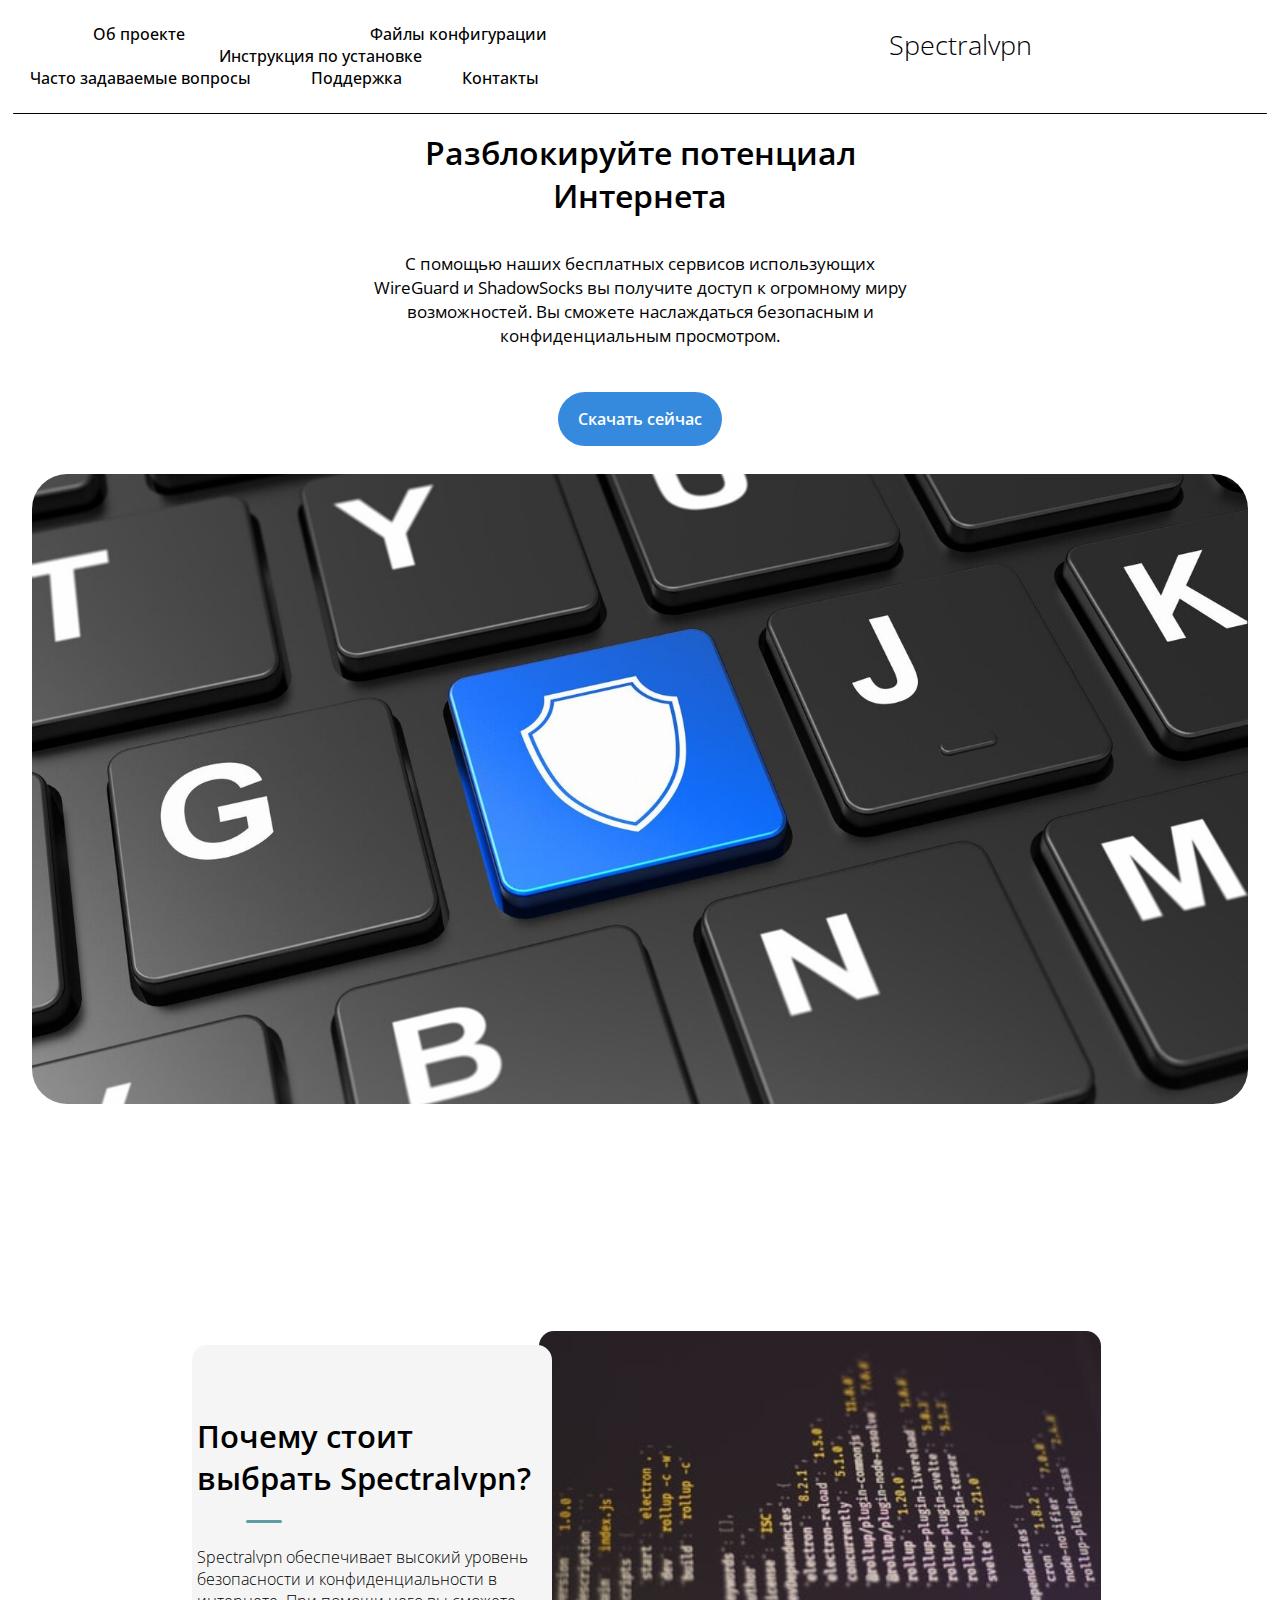
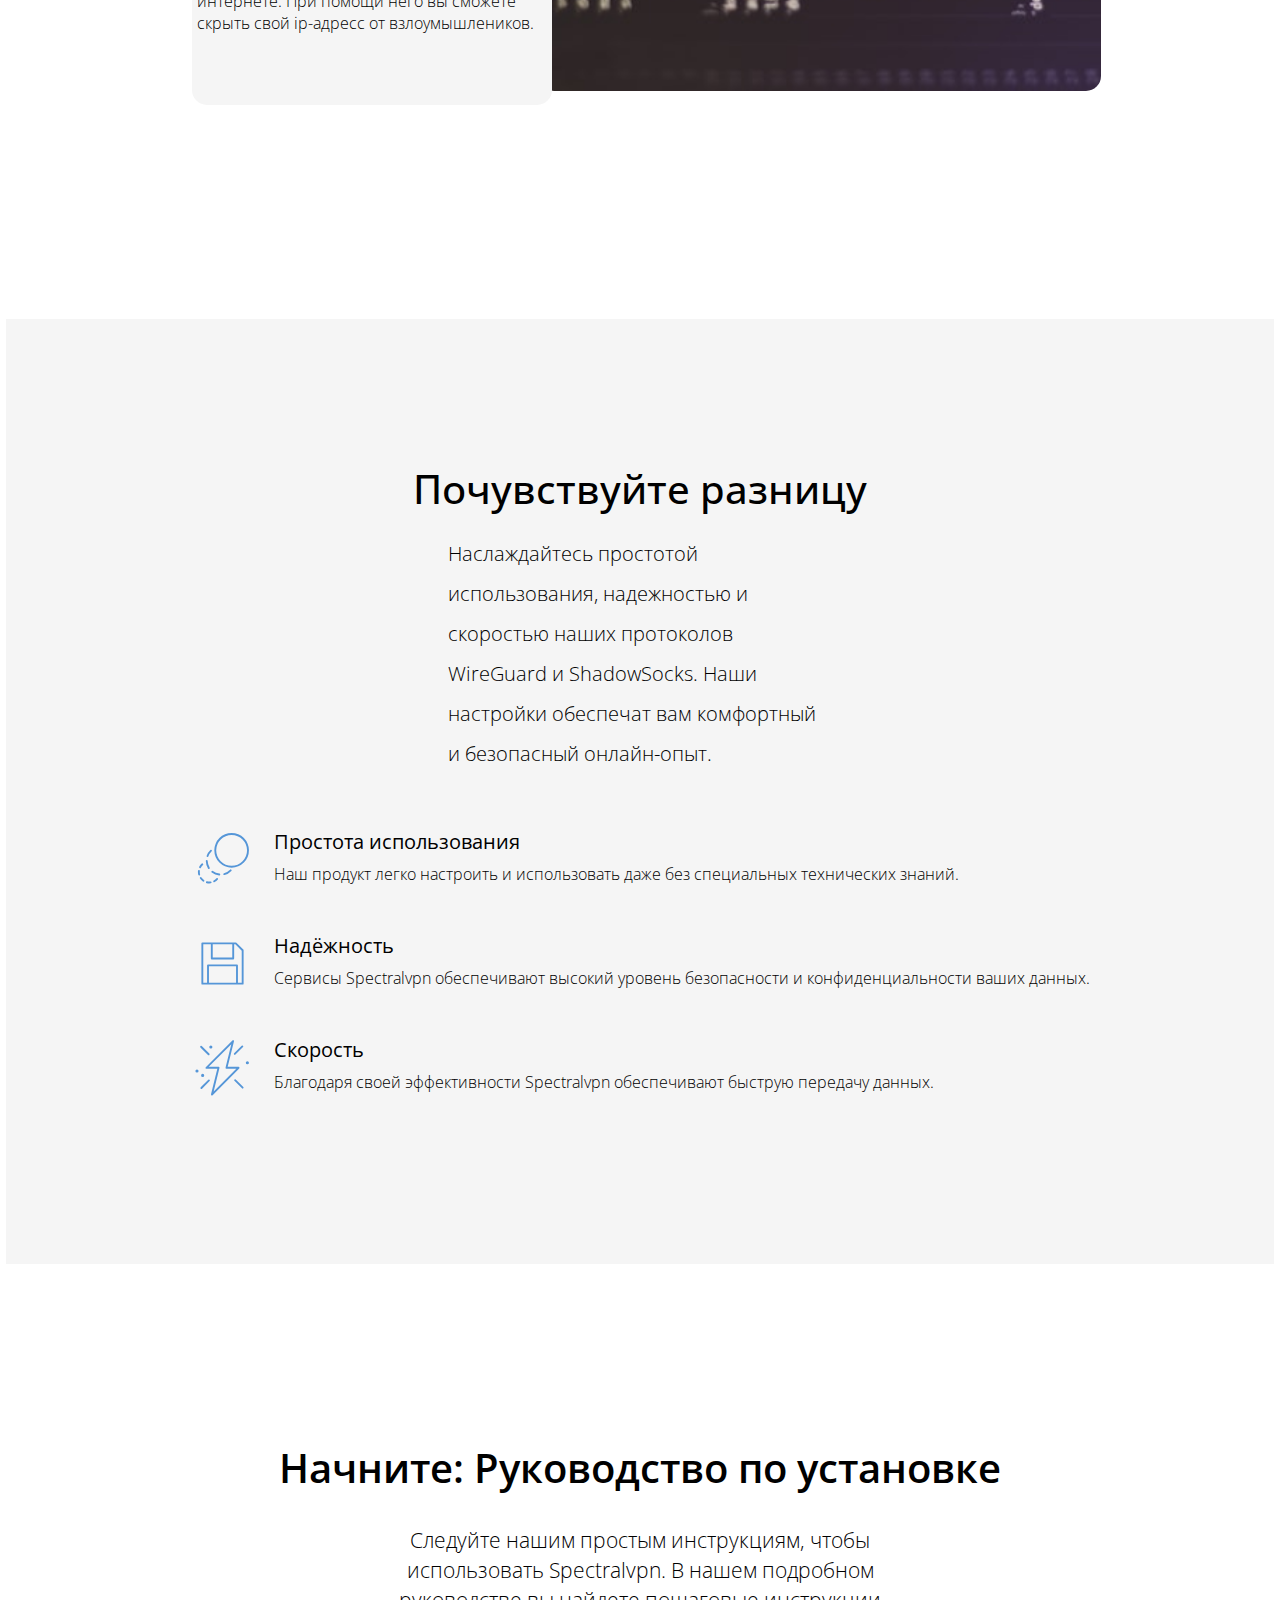
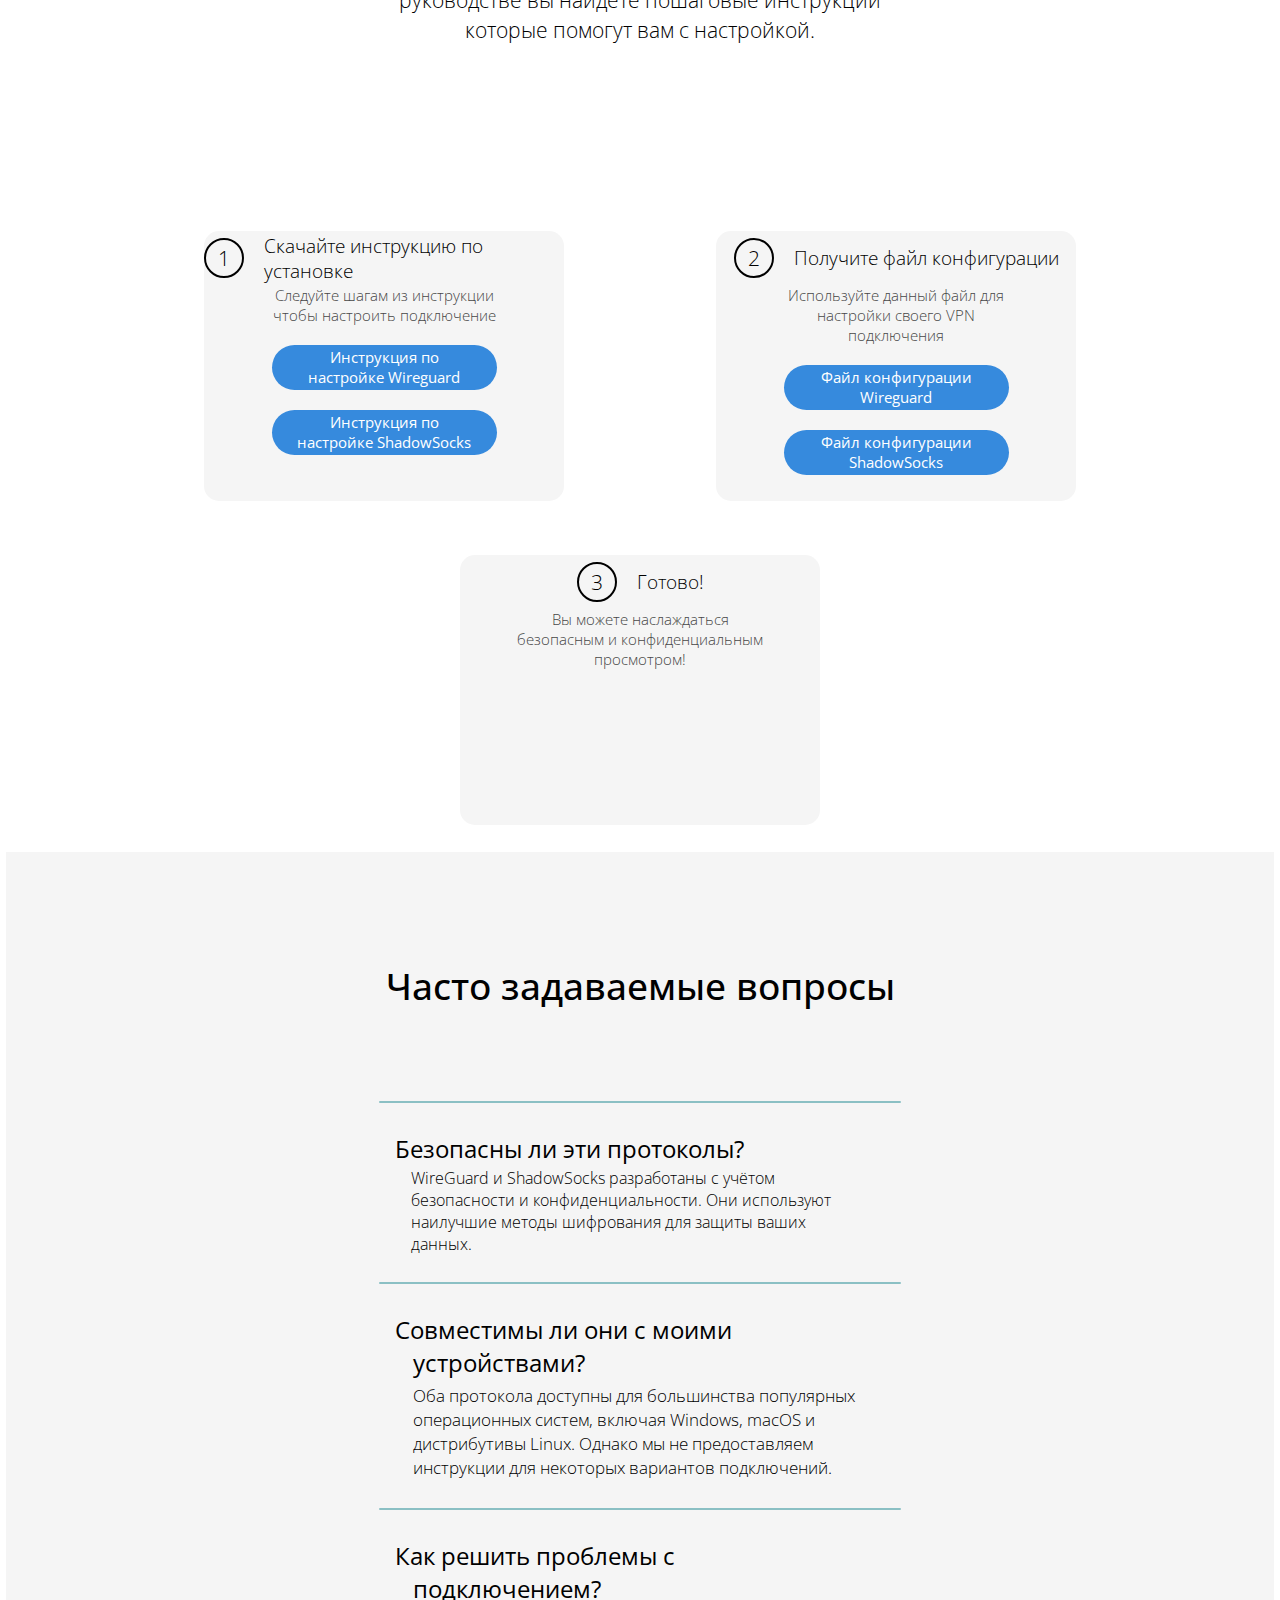
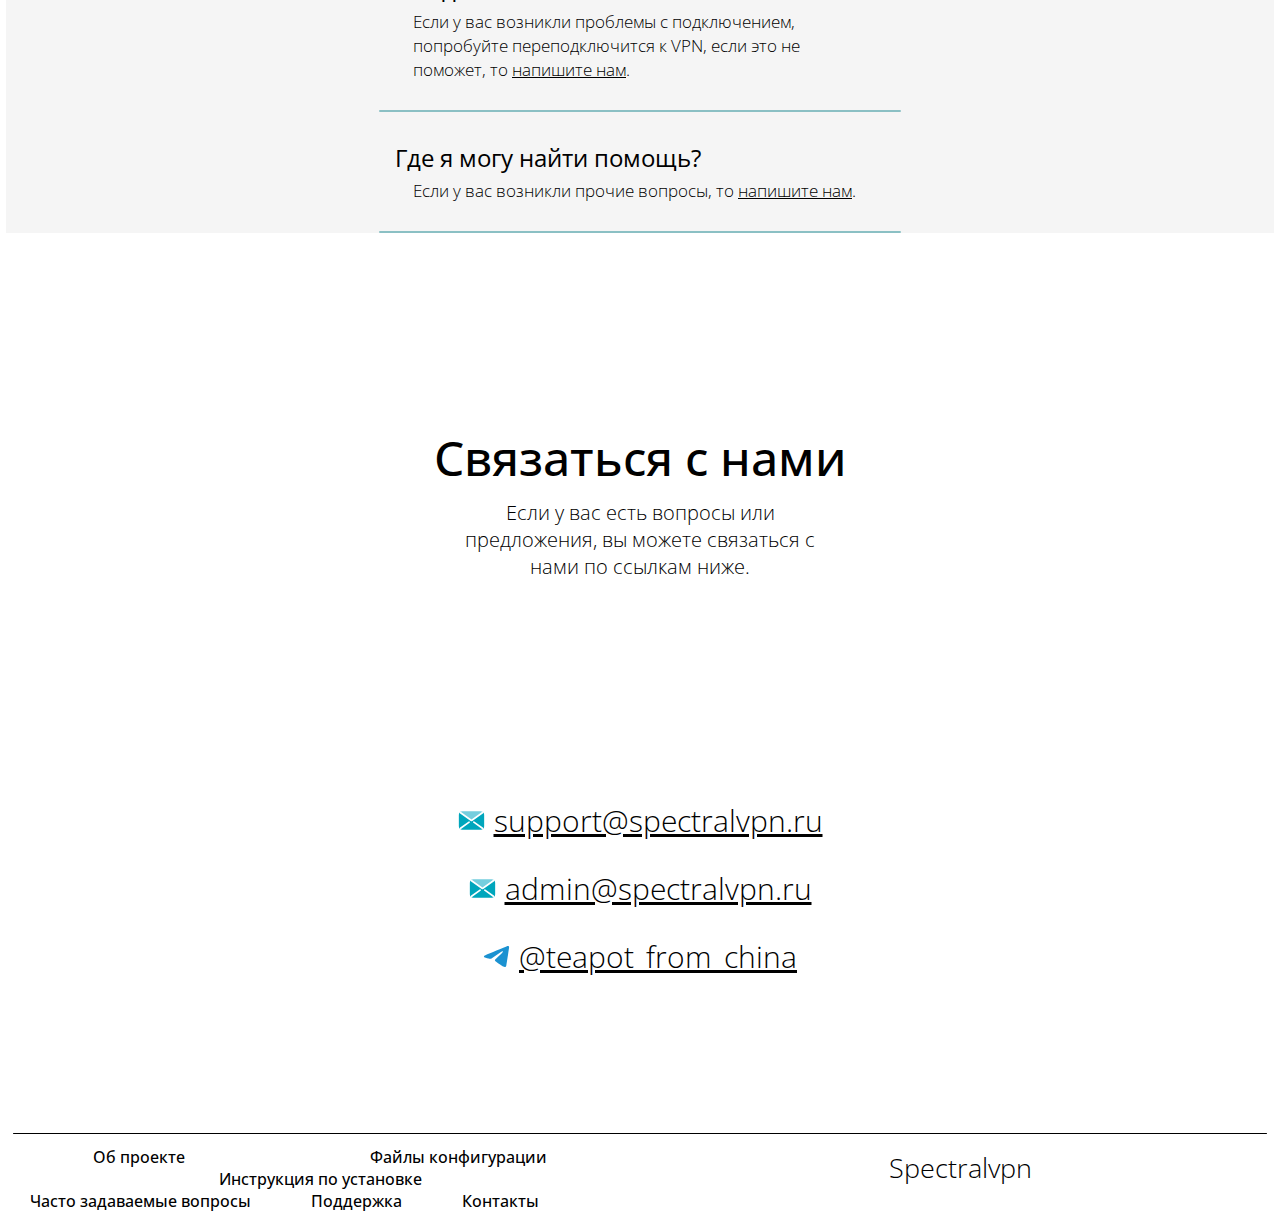
<file: index.html>
<!DOCTYPE html>
<html lang="ru">
<head>
    <meta charset="UTF-8">
    <meta name="description" content="Бесплатные настройки VPN: WireGuard и Shadowsocks - SpectralVPN">
    <meta name="viewport" content="width=device-width, initial-scale=1.0">
    <meta name="keywords" content="VPN, ВПН, Spectral, Spectralvpn, Spectral vpn, spectral">
    <title>spectralvpn</title>
    <link rel="stylesheet" href="style.css">
    <link rel="preconnect" href="https://fonts.googleapis.com">
    <link rel="preconnect" href="https://fonts.gstatic.com" crossorigin>
    <link href="https://fonts.googleapis.com/css2?family=Open+Sans:ital,wght@0,300..800;1,300..800&display=swap" rel="stylesheet">
</head>
<body>
    <header id="header">
        <nav>
            <div><a href="#block_1" id="header_a">Об проекте</a></div>
            <div><a href="#block_4" id="header_a">Файлы конфигурации</a></div>
            <div><a href="#block_4" id="header_a">Инструкция по установке</a></div>
        </nav>
        <div id="main_txt">
            <p>Spectralvpn</p>
        </div>
        <nav>
            <div><a href="#block_5" id="header_a">Часто задаваемые вопросы</a></div>
            <div><a href="#block_6" id="header_a">Поддержка</a></div>
            <div><a href="#block_6" id="header_a">Контакты</a></div>
        </nav>
    </header>
    <div id="br"></div>
    <div id="block_1">
        <div id="block_1_div">
            <div id="block_1_text"><h1 id="block_1_text_h1">Разблокируйте потенциал Интернета</h1></div>
            <div id="block_1_text"><p id="block_1_text_p">С помощью наших бесплатных сервисов использующих WireGuard и ShadowSocks вы получите доступ к огромному миру возможностей. Вы сможете наслаждаться безопасным и конфиденциальным просмотром.</p></div>
            <div id="block_1_button"><a href="#block_4" id="block_1_button_a">Скачать сейчас</a></div>
        </div>
        <div><img id="block_1_img" src="images/close-up-blue-button.jpg" alt=""></div>
    </div>
    <div id="block_2">
        <div id="block_2_block_1">
            <div id="block_2_text"><h1 id="block_2_text_h1">Почему стоит выбрать Spectralvpn?</h1></div>
            <div id="block_2_line"></div>
            <div id="block_2_text"><p id="block_2_text_p">Spectralvpn обеспечивает высокий уровень безопасности и конфиденциальности в интернете. При помощи него вы сможете скрыть свой ip-адресс от взлоумышлеников.</p></div>
        </div>
        <div><img id="block_2_img" src="images/photo.jpg" alt=""></div>
    </div>
    <div id="block_3">
        <div id="block_3_text">
            <div><h1 id="block_3_text_h1">Почувствуйте разницу</h1></div>
            <div><h3 id="block_3_text_h3">Наслаждайтесь простотой использования, надежностью и скоростью наших протоколов WireGuard и ShadowSocks. Наши настройки обеспечат вам комфортный и безопасный онлайн-опыт.</h3></div>
        </div>
        <div id="block_3_info">
            <div id="block_3_info_element">
                <div><img id="block_3_img" src="[data-uri]" alt=""></div>
                <div id="block_3_info_element_text">
                    <div><h4 id="block_3_info_element_text_h4">Простота использования</h4></div>
                    <div><p id="block_3_info_element_text_p">Наш продукт легко настроить и использовать даже без специальных технических знаний.</p></div>
                </div>
            </div>
            <div id="block_3_info_element">
                <div><img id="block_3_img" src="[data-uri]" alt=""></div>
                <div id="block_3_info_element_text">
                    <div><h4 id="block_3_info_element_text_h4">Надёжность</h4></div>
                    <div><p id="block_3_info_element_text_p">Сервисы Spectralvpn обеспечивают высокий уровень безопасности и конфиденциальности ваших данных.</p></div>
                </div>
            </div>
            <div id="block_3_info_element">
                <div><img id="block_3_img" src="[data-uri]" alt=""></div>
                <div id="block_3_info_element_text">
                    <div><h4 id="block_3_info_element_text_h4">Скорость</h4></div>
                    <div><p id="block_3_info_element_text_p">Благодаря своей эффективности Spectralvpn обеспечивают быструю передачу данных.</p></div>
                </div>
            </div>
        </div>
    </div>
    <div id="block_4">
        <div id="block_4_text">
            <h1 id="block_4_text_h1">Начните: Руководство по установке</h1>
            <p id="block_4_text_p">Следуйте нашим простым инструкциям, чтобы использовать Spectralvpn. В нашем подробном руководстве вы найдете пошаговые инструкции которые помогут вам с настройкой.</p>
        </div>
        <div id="block_4_info">
            <div id="block_4_info_block">
                <div id="block_4_info_block_1">
                    <div><p id="block_4_info_block_num">1</p></div>
                    <div><h2 id="block_4_info_block_h2">Скачайте инструкцию по установке</h2></div>
                </div>
                <div><p id="block_4_info_block_p">Следуйте шагам из инструкции чтобы настроить подключение</p></div>
                <div id="block_4_info_block_button"><a id="block_4_info_block_a" href="Files/Wireguard.pdf">Инструкция по настройке Wireguard</a></div>
                <div id="block_4_info_block_button"><a id="block_4_info_block_a" href="#">Инструкция по настройке ShadowSocks</a></div>
            </div>
            <div id="block_4_info_block">
                <div id="block_4_info_block_1">
                    <div><p id="block_4_info_block_num">2</p></div>
                    <div><h2 id="block_4_info_block_h2">Получите файл конфигурации</h2></div>
                </div>
                <div><p id="block_4_info_block_p">Используйте данный файл для настройки своего VPN подключения</p></div>
                <div id="block_4_info_block_button"><button id="download_button" onclick="installWG()"><p id="block_4_info_block_a">Файл конфигурации Wireguard</p></button></div>
                <div id="block_4_info_block_button"><a id="block_4_info_block_a" href="Files/VPN_Desktop.json" download>Файл конфигурации ShadowSocks</a></div>
            </div>
            <div id="block_4_info_block">
                <div id="block_4_info_block_1">
                    <div><p id="block_4_info_block_num">3</p></div>
                    <div><h2 id="block_4_info_block_h2">Готово!</h2></div>
                </div>
                <div><p id="block_4_info_block_p">Вы можете наслаждаться безопасным и конфиденциальным просмотром!</p></div>
            </div>
        </div>
    </div>
    <div id="block_5">
        <h1 id="block_5_h1">Часто задаваемые вопросы</h1>
        <div id="block_5_content">
            <div id="block_5_line"></div>
            <div id="block_5_content_block">
                <div><h2 id="block_5_content_block_h2">Безопасны ли эти протоколы?</h2></div>
                <div><p>WireGuard и ShadowSocks разработаны с учётом безопасности и конфиденциальности. Они используют наилучшие методы шифрования для защиты ваших данных.</p></div>
            </div>
            <div id="block_5_line"></div>
            <div id="block_5_content_block">
                <div><h2 id="block_5_content_block_h2">Совместимы ли они с моими устройствами?</h2></div>
                <div><p id="block_5_content_block_p">Оба протокола доступны для большинства популярных операционных систем, включая Windows, macOS и дистрибутивы Linux. Однако мы не предоставляем инструкции для некоторых вариантов подключений.</p></div>
            </div>
            <div id="block_5_line"></div>
            <div id="block_5_content_block">
                <div><h2 id="block_5_content_block_h2">Как решить проблемы с подключением?</h2></div>
                <div><p id="block_5_content_block_p">Если у вас возникли проблемы с подключением, попробуйте переподключится к VPN, если это не поможет, то <a id="block_5_content_block_a" href="#block_6">напишите нам</a>.</p></div>
            </div>
            <div id="block_5_line"></div>
            <div id="block_5_content_block">
                <div><h2 id="block_5_content_block_h2">Где я могу найти помощь?</h2></div>
                <div><p id="block_5_content_block_p">Если у вас возникли прочие вопросы, то <a id="block_5_content_block_a" href="#block_6">напишите нам</a>.</p></div>
            </div>
            <div id="block_5_line"></div>
        </div>
    </div>
    <div id="block_6">
        <div id="block_6_text">
            <h1 id="block_6_text_h1">Связаться с нами</h1>
            <p id="block_6_text_p">Если у вас есть вопросы или предложения, вы можете связаться с нами по ссылкам ниже.</p>
        </div>
        <div id="block_6_content">
            <div id="block_6_content_block">
                <img id="block_6_content_block_img" src="images/email-mail-web-svgrepo-com.svg" alt="">
                <h2><a href="mailto:support@spectralvpn.ru">support@spectralvpn.ru</a></h2>
            </div>
            <div id="block_6_content_block">
                <img id="block_6_content_block_img" src="images/email-mail-web-svgrepo-com.svg" alt="">
                <h2><a href="mailto:admin@spectralvpn.ru">admin@spectralvpn.ru</a></h2>
            </div>
            <div id="block_6_content_block">
                <img id="block_6_content_block_img" src="images/telegram-communication-chat-interaction-network-connection-svgrepo-com.svg" alt="">
                <h2><a href="tg://resolve?domain=teapot_from_china">@teapot_from_china</a></h2>
            </div>
        </div>
    </div>
    <div id="br"></div>
    <footer>
        <nav>
            <div><a href="#block_1" id="header_a">Об проекте</a></div>
            <div><a href="#block_4" id="header_a">Файлы конфигурации</a></div>
            <div><a href="#block_4" id="header_a">Инструкция по установке</a></div>
        </nav>
        <div id="main_txt">
            <p><a href="#header">Spectralvpn</a></p>
        </div>
        <nav>
            <div><a href="#block_5" id="header_a">Часто задаваемые вопросы</a></div>
            <div><a href="#block_6" id="header_a">Поддержка</a></div>
            <div><a href="#block_6" id="header_a">Контакты</a></div>
        </nav>
    </footer>
    <script>
        async function getData() {
            const response = await fetch('https://spectralvpn.ru:8001/get.wg/');
            return (await response.json()).num;
        }
        function installWG() {
            getData().then(result => {
                const data = result;
                var element = document.createElement('a');
                element.setAttribute('href', 'user_wg/user' + data + '.conf');
                element.setAttribute('download', 'user_wg/user' + data + '.conf');
                element.style.display = 'none';
                document.body.appendChild(element);
                element.click();
                document.body.removeChild(element);
            });
        }
    </script>
</body>
</html>
</file>
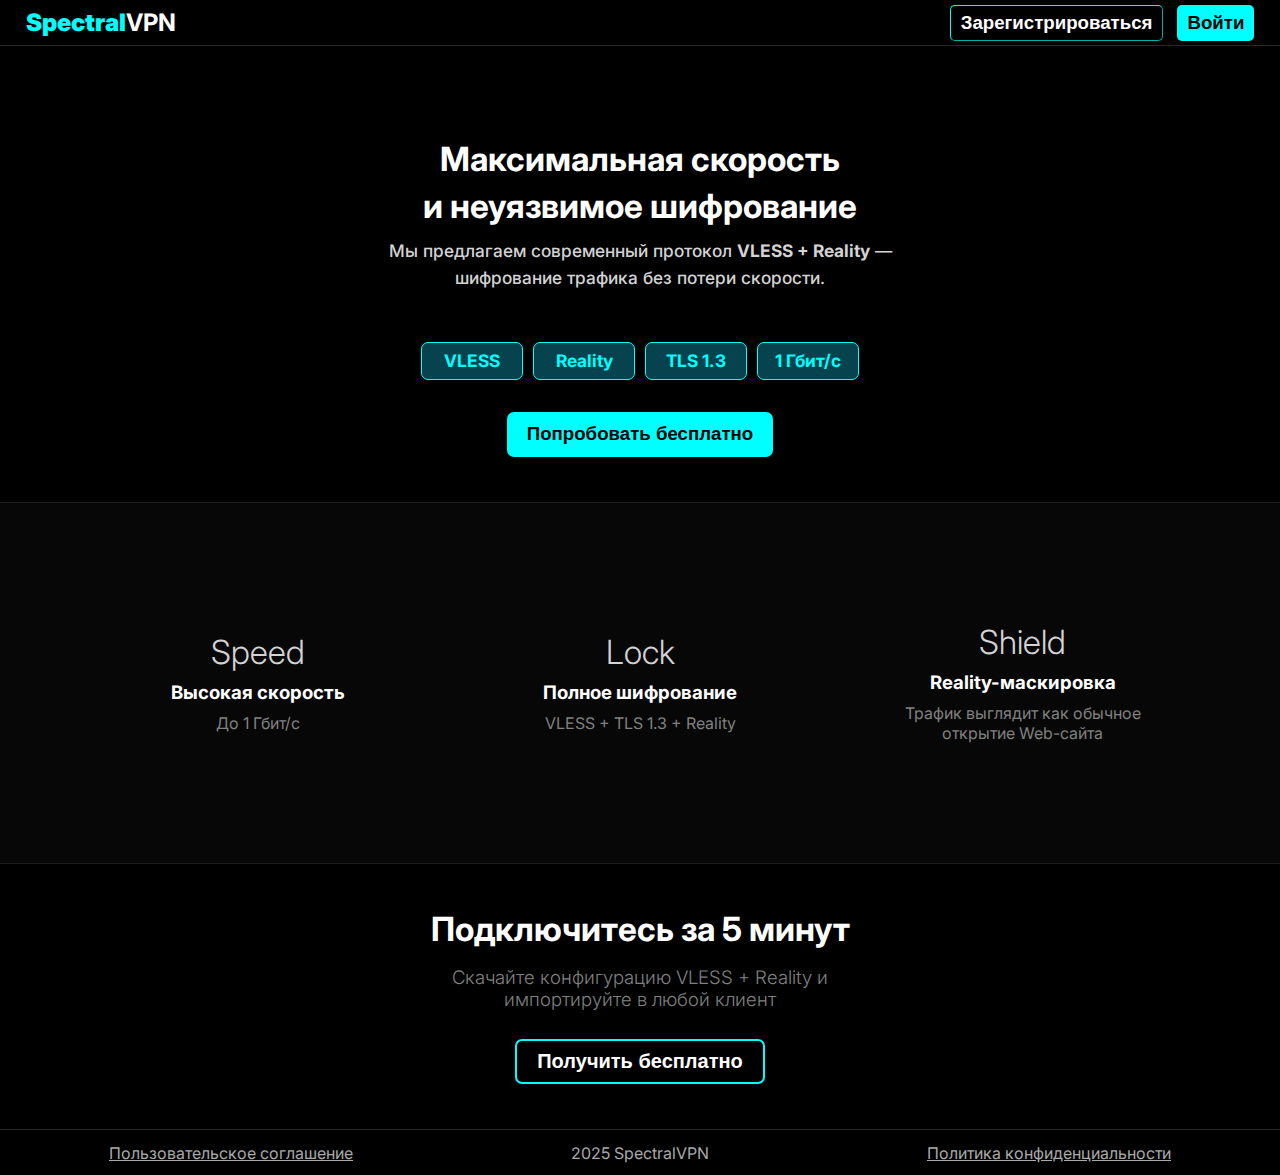
<file: Frontend/index.html>
<!DOCTYPE html>
<html lang="ru">
<head>
    <meta charset="UTF-8">
    <meta name="viewport" content="width=device-width, initial-scale=1.0">
    <title>Spectralvpn</title>
    <link rel="stylesheet" href="Styles/index.css">
    <link href="https://fonts.googleapis.com/css2?family=Inter:wght@400;500;600;700&display=swap" rel="stylesheet">
</head>
<body>
    <header>
        <h2><b>Spectral</b>VPN</h2>
        <div>
            <button id="register" onclick="location.href='register.html'">Зарегистрироваться</button>
            <button id="login" onclick="location.href='control-panel.html'">Войти</button>
        </div>
    </header>
    <section id="main">
        <h1>Максимальная скорость<br>и неуязвимое шифрование</h1>
        <h4>Мы предлагаем современный протокол <b>VLESS + Reality</b> — шифрование трафика без потери скорости.</h4>
        <div id="container">
            <div>VLESS</div>
            <div>Reality</div>
            <div>TLS 1.3</div>
            <div>1 Гбит/с</div>
        </div>
        <button onclick="location.href='register.html'">Попробовать бесплатно</button>
    </section>
    <section id="info">
        <div>
            <h1>Speed</h1>
            <h3>Высокая скорость</h3>
            <p>До 1 Гбит/с</p>
        </div>
        <div>
            <h1>Lock</h1>
            <h3>Полное шифрование</h3>
            <p>VLESS + TLS 1.3 + Reality</p>
        </div>
        <div>
            <h1>Shield</h1>
            <h3>Reality-маскировка</h3>
            <p>Трафик выглядит как обычное открытие Web-сайта</p>
        </div>
    </section>
    <section id="final">
        <h2>Подключитесь за 5 минут</h2>
        <h3>Скачайте конфигурацию VLESS + Reality и импортируйте в любой клиент</h3>
        <button onclick="location.href='register.html'">Получить бесплатно</button>
    </section>
    <footer>
        <a href="offer.html">Пользовательское соглашение</a>
        <p>2025 SpectralVPN</p>
        <a href="privacy.html">Политика конфиденциальности</a>
    </footer>
</body>
</html>
</file>
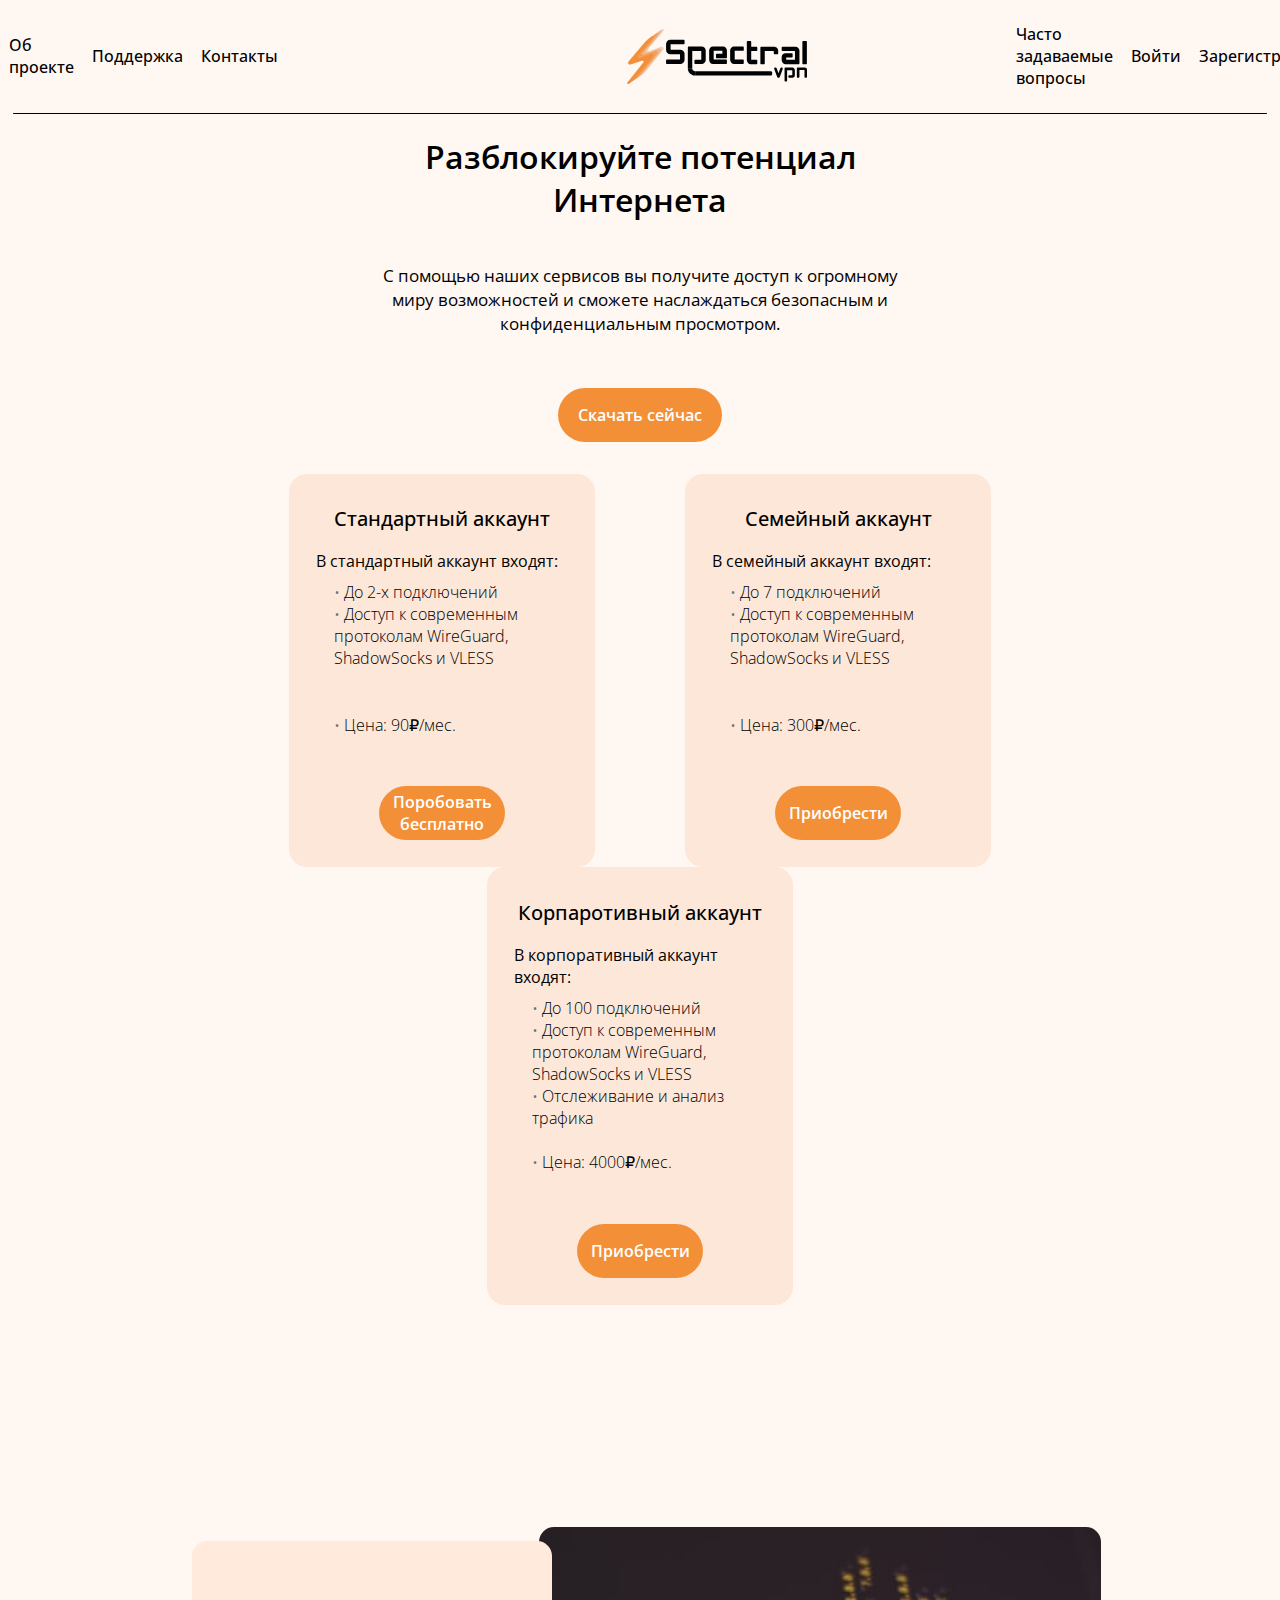
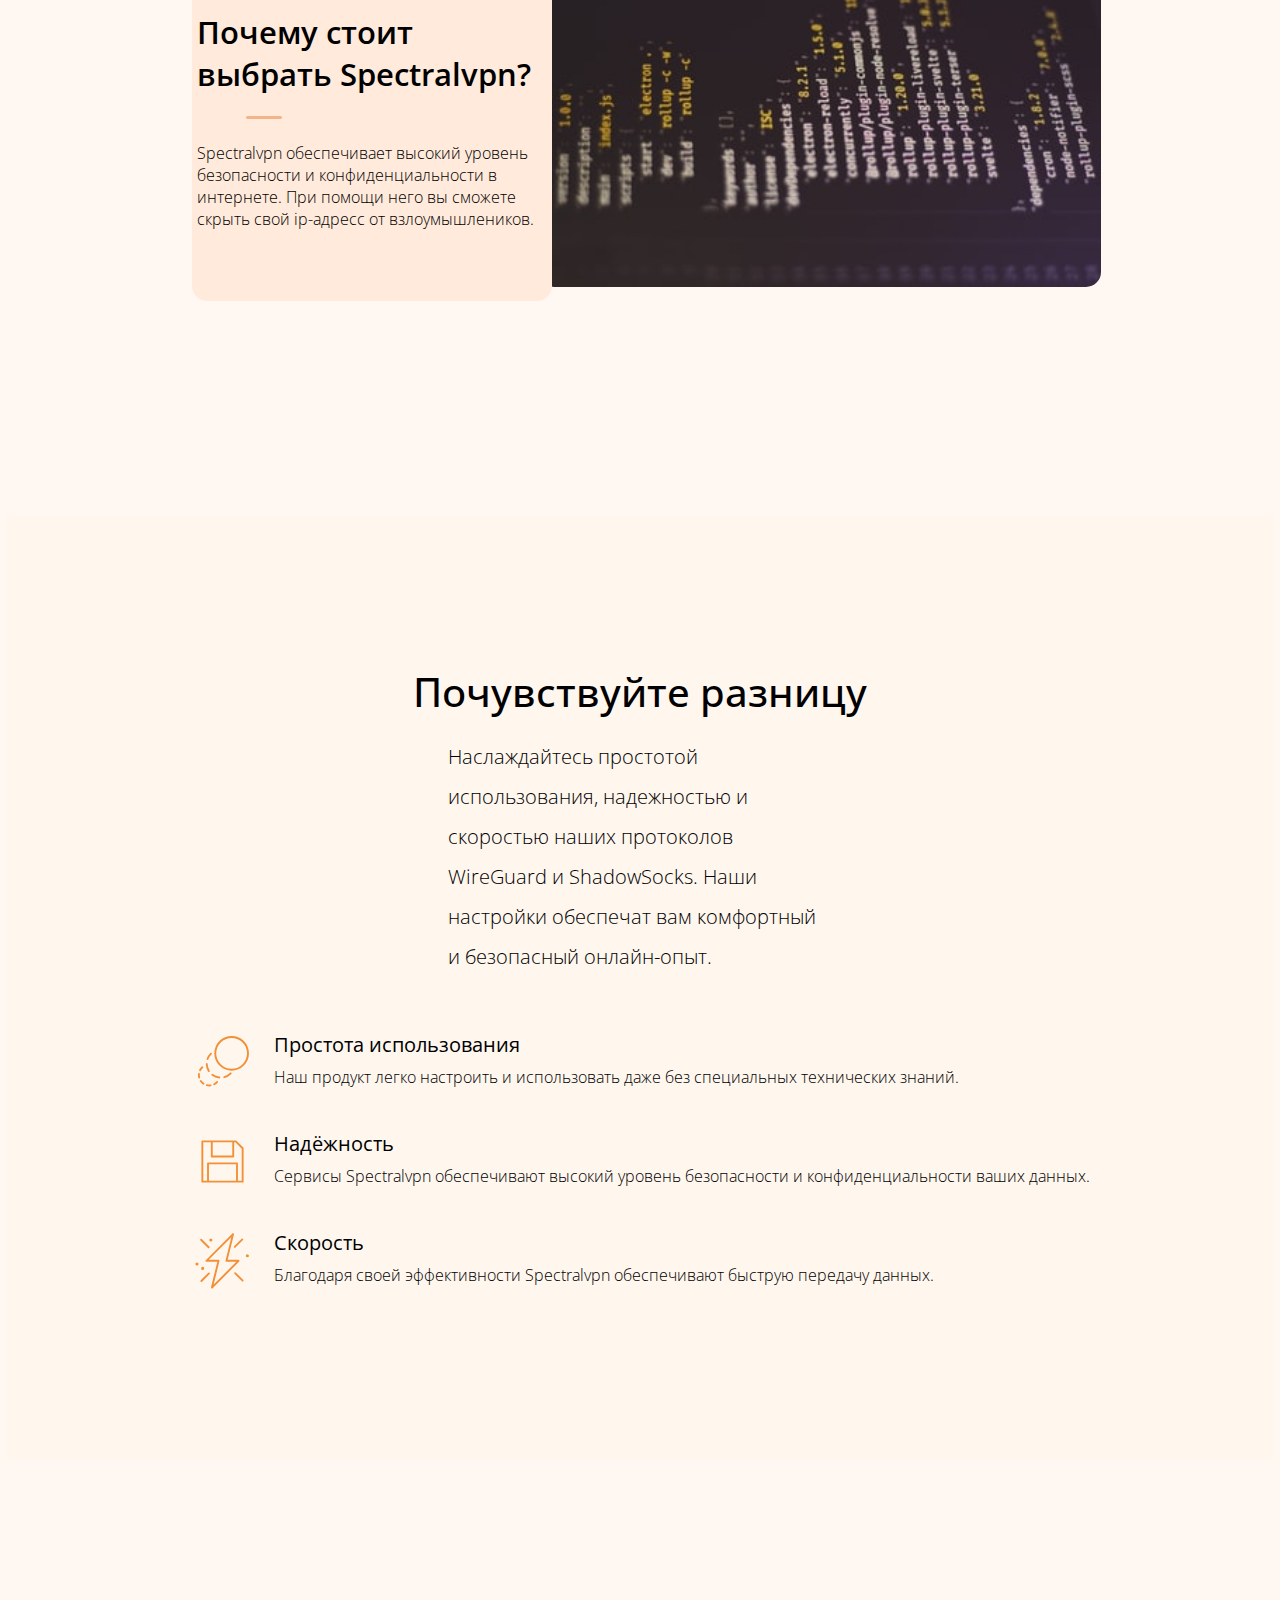
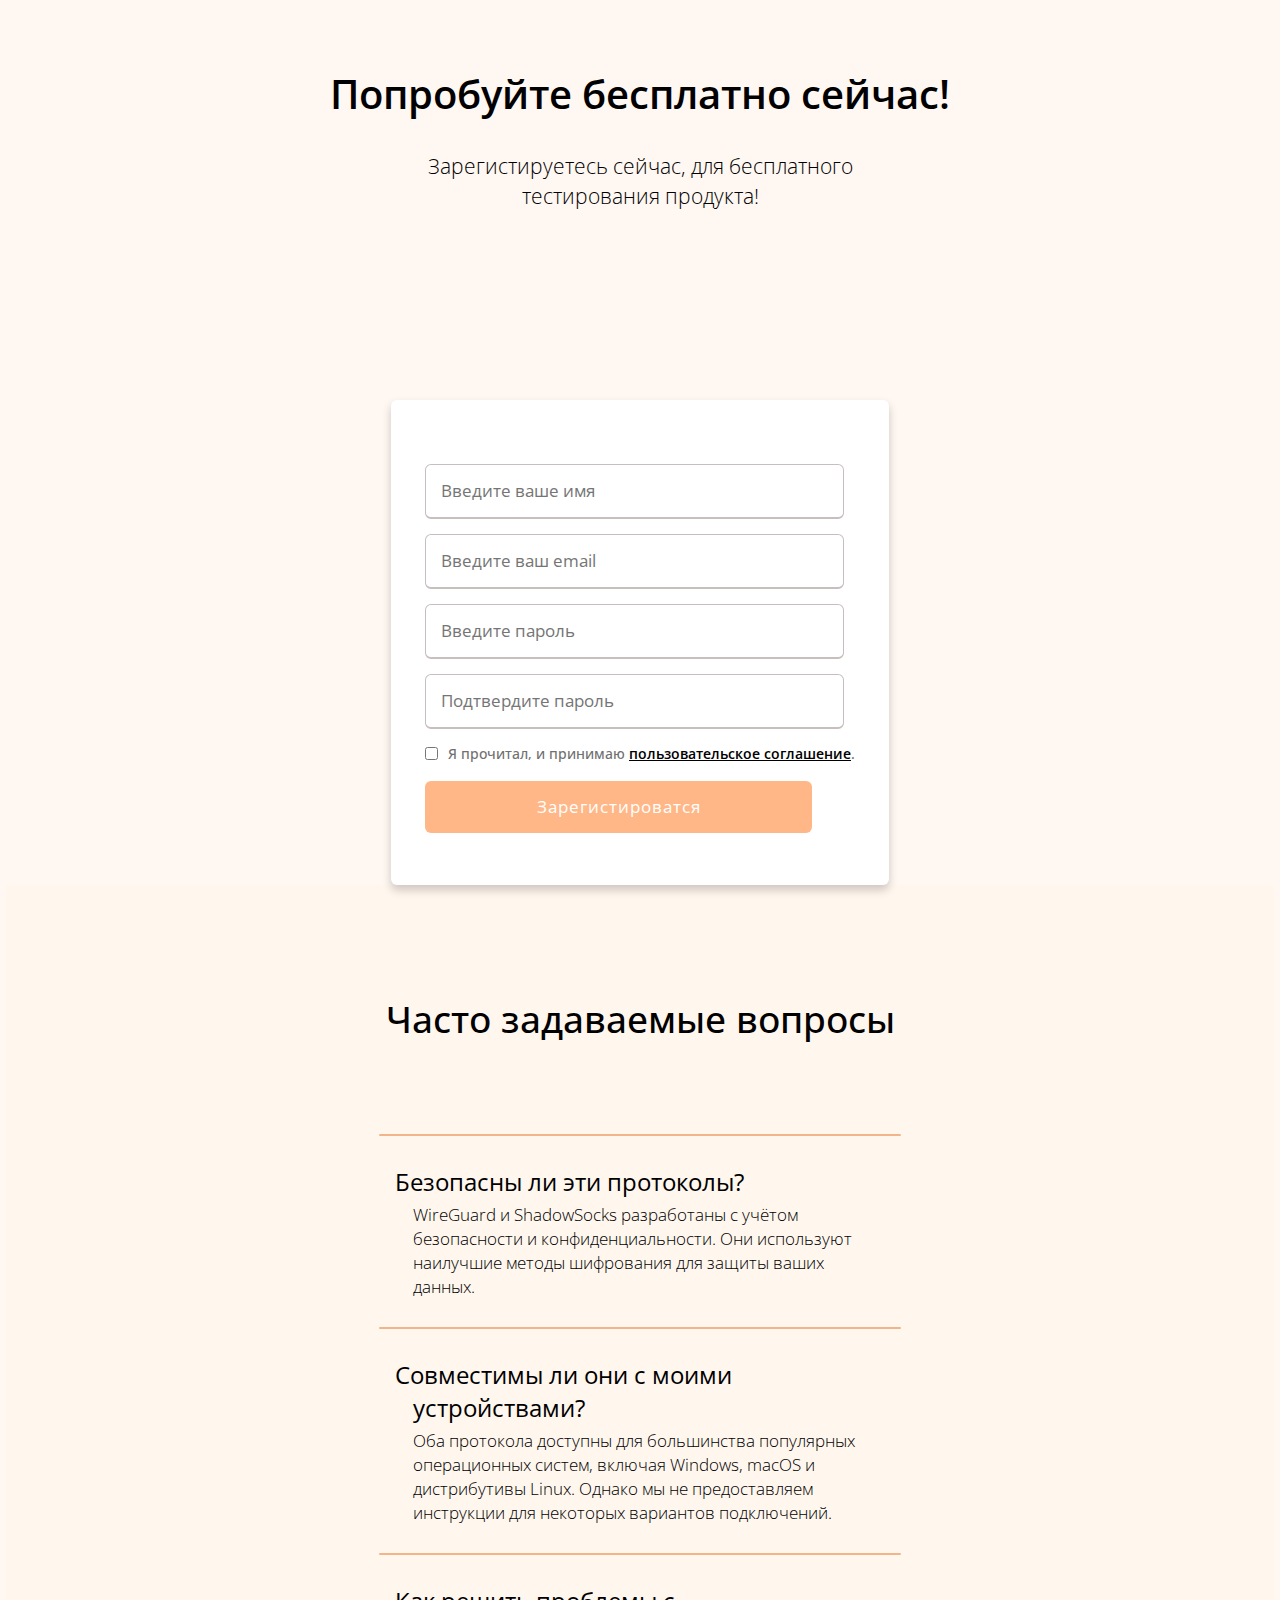
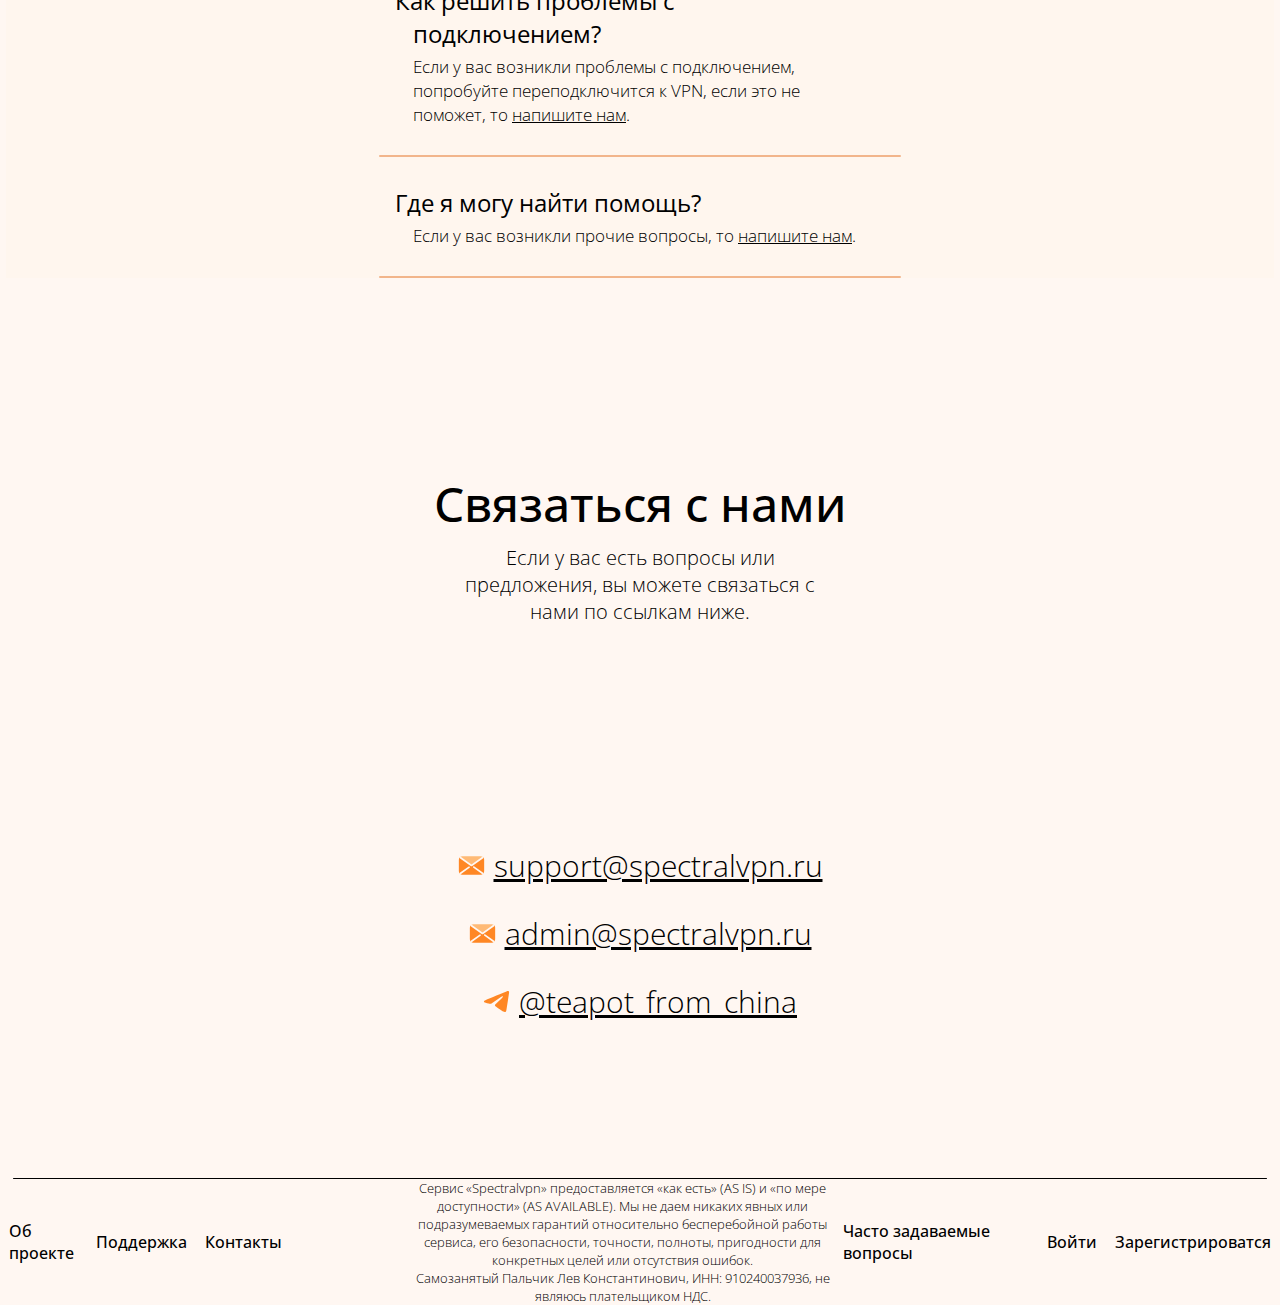
<file: spectralvpn.ru/index.html>
<!DOCTYPE html>
<html lang="ru">
<head>
    <meta charset="UTF-8">
    <meta name="description" content="Бесплатные настройки VPN: WireGuard и Shadowsocks - SpectralVPN">
    <meta name="viewport" content="width=device-width, initial-scale=1.0">
    <meta name="keywords" content="VPN, ВПН, Spectral, Spectralvpn, Spectral vpn, spectral">
    <meta name="viewport" content="width=device-width, initial-scale=1">
    <title>spectralvpn</title>
    <link rel="icon" href="favicon.ico">
    <link rel="stylesheet" href="style.css">
    <link rel="preconnect" href="https://fonts.googleapis.com">
    <link rel="preconnect" href="https://fonts.gstatic.com" crossorigin>
    <link href="https://fonts.googleapis.com/css2?family=Open+Sans:ital,wght@0,300..800;1,300..800&display=swap" rel="stylesheet">
</head>
<body>
    <header id="header">
        <nav>
            <a href="#block_1" class="header_a">Об проекте</a>
            <a href="#block_6" class="header_a">Поддержка</a>
            <a href="#block_6" class="header_a">Контакты</a>
        </nav>
        <img id="main_txt" src="images/Лого.svg" alt="">
        <nav>
            <a href="#block_5" class="header_a">Часто задаваемые вопросы</a>
            <a href="#" class="header_a" id="mob">Войти</a>
            <a href="#block_4" class="header_a" id="mob">Зарегистрироватся</a>
        </nav>
    </header>
    <div id="br"></div>
    <div id="block_1">
        <div id="block_1_div">
            <div id="block_1_text"><h1 id="block_1_text_h1">Разблокируйте потенциал Интернета</h1></div>
            <div id="block_1_text"><p id="block_1_text_p">С помощью наших сервисов вы получите доступ к огромному миру возможностей и сможете наслаждаться безопасным и конфиденциальным просмотром.</p></div>
            <div id="block_1_button"><a href="#block_4" id="block_1_button_a">Скачать сейчас</a></div>
        </div>
        <div id="carousel" mask>
            <div id="card">
                <h2 id="card_h2">Стандартный аккаунт</h2>
                <p>В стандартный аккаунт входят:</p>
                <ul>
                    <li>До 2-х подключений</li>
                    <li>Доступ к современным протоколам WireGuard, ShadowSocks и VLESS</li>
                    <li id="li">Цена: 90₽/мес.</li>
                </ul>
                <div><a href="#block_4">Поробовать бесплатно</a></div>
            </div>
            <div id="card">
                <h2 id="card_h2">Семейный аккаунт</h2>
                <p>В семейный аккаунт входят:</p>
                <ul>
                    <li>До 7 подключений</li>
                    <li>Доступ к современным протоколам WireGuard, ShadowSocks и VLESS</li>
                    <li id="li">Цена: 300₽/мес.</li>
                </ul>
                <div><a href="#">Приобрести</a></div>
            </div>
            <div id="card">
                <h2 id="card_h2">Корпаротивный аккаунт</h2>
                <p>В корпоративный аккаунт входят:</p>
                <ul>
                    <li>До 100 подключений</li>
                    <li>Доступ к современным протоколам WireGuard, ShadowSocks и VLESS</li>
                    <li>Отслеживание и анализ трафика</li>
                    <li id="li1">Цена: 4000₽/мес.</li>
                </ul>
                <div><a href="#">Приобрести</a></div>
            </div>
        </div>
    </div>
    <div id="block_2">
        <div id="block_2_block_1">
            <div id="block_2_text"><h1 id="block_2_text_h1">Почему стоит выбрать Spectralvpn?</h1></div>
            <div id="block_2_line"></div>
            <div id="block_2_text"><p id="block_2_text_p">Spectralvpn обеспечивает высокий уровень безопасности и конфиденциальности в интернете. При помощи него вы сможете скрыть свой ip-адресс от взлоумышлеников.</p></div>
        </div>
        <div><img id="block_2_img" src="images/photo.jpg" alt=""></div>
    </div>
    <div id="block_3">
        <div id="block_3_text">
            <h1 id="block_3_text_h1">Почувствуйте разницу</h1>
            <h3 id="block_3_text_h3">Наслаждайтесь простотой использования, надежностью и скоростью наших протоколов WireGuard и ShadowSocks. Наши настройки обеспечат вам комфортный и безопасный онлайн-опыт.</h3>
        </div>
        <div id="block_3_info">
            <div id="block_3_info_element">
                <img id="block_3_img" src="[data-uri]" alt="">
                <div id="block_3_info_element_text">
                    <h4 id="block_3_info_element_text_h4">Простота использования</h4>
                    <p id="block_3_info_element_text_p">Наш продукт легко настроить и использовать даже без специальных технических знаний.</p>
                </div>
            </div>
            <div id="block_3_info_element">
                <img id="block_3_img" src="[data-uri]" alt="">
                <div id="block_3_info_element_text">
                    <h4 id="block_3_info_element_text_h4">Надёжность</h4>
                    <p id="block_3_info_element_text_p">Сервисы Spectralvpn обеспечивают высокий уровень безопасности и конфиденциальности ваших данных.</p>
                </div>
            </div>
            <div id="block_3_info_element">
                <img id="block_3_img" src="[data-uri]" alt="">
                <div id="block_3_info_element_text">
                    <h4 id="block_3_info_element_text_h4">Скорость</h4>
                    <p id="block_3_info_element_text_p">Благодаря своей эффективности Spectralvpn обеспечивают быструю передачу данных.</p>
                </div>
            </div>
        </div>
    </div>
    <div id="block_4">
        <div id="block_4_text">
            <h1 id="block_4_text_h1">Попробуйте бесплатно сейчас!</h1>
            <p id="block_4_text_p">Зарегистируетесь сейчас, для бесплатного тестирования продукта!</p>
        </div>
        <div id="block_4_info">
            <div class="wrapper">
                <form action="#">
                <div class="input-box">
                    <input type="text" placeholder="Введите ваше имя" required>
                </div>
                <div class="input-box">
                    <input type="text" placeholder="Введите ваш email" required>
                </div>
                <div class="input-box">
                    <input type="password" placeholder="Введите пароль" required>
                </div>
                <div class="input-box">
                    <input type="password" placeholder="Подтвердите пароль" required>
                </div>
                <div class="policy">
                    <input type="checkbox">
                    <h3>Я прочитал, и принимаю <a href="#" id="block_4_info_a">пользовательское соглашение</a>.</h3>
                </div>
                <div class="input-box button">
                    <input type="Submit" value="Зарегистироватся">
                </div>
                </form>
            </div>
  </div>
        </div>
    </div>
    <div id="block_5">
        <h1 id="block_5_h1">Часто задаваемые вопросы</h1>
        <div id="block_5_content">
            <div id="block_5_line"></div>
            <div id="block_5_content_block">
                <h2 id="block_5_content_block_h2">Безопасны ли эти протоколы?</h2>
                <p id="block_5_content_block_p">WireGuard и ShadowSocks разработаны с учётом безопасности и конфиденциальности. Они используют наилучшие методы шифрования для защиты ваших данных.</p>
            </div>
            <div id="block_5_line"></div>
            <div id="block_5_content_block">
                <h2 id="block_5_content_block_h2">Совместимы ли они с моими устройствами?</h2>
                <p id="block_5_content_block_p">Оба протокола доступны для большинства популярных операционных систем, включая Windows, macOS и дистрибутивы Linux. Однако мы не предоставляем инструкции для некоторых вариантов подключений.</p>
            </div>
            <div id="block_5_line"></div>
            <div id="block_5_content_block">
                <h2 id="block_5_content_block_h2">Как решить проблемы с подключением?</h2>
                <p id="block_5_content_block_p">Если у вас возникли проблемы с подключением, попробуйте переподключится к VPN, если это не поможет, то <a id="block_5_content_block_a" href="#block_6">напишите нам</a>.</p>
            </div>
            <div id="block_5_line"></div>
            <div id="block_5_content_block">
                <h2 id="block_5_content_block_h2">Где я могу найти помощь?</h2>
                <p id="block_5_content_block_p">Если у вас возникли прочие вопросы, то <a id="block_5_content_block_a" href="#block_6">напишите нам</a>.</p>
            </div>
            <div id="block_5_line"></div>
        </div>
    </div>
    <div id="block_6">
        <div id="block_6_text">
            <h1 id="block_6_text_h1">Связаться с нами</h1>
            <p id="block_6_text_p">Если у вас есть вопросы или предложения, вы можете связаться с нами по ссылкам ниже.</p>
        </div>
        <div id="block_6_content">
            <div id="block_6_content_block">
                <img id="block_6_content_block_img" src="images/email-mail-web-svgrepo-com.svg" alt="">
                <h2><a href="mailto:support@spectralvpn.ru">support@spectralvpn.ru</a></h2>
            </div>
            <div id="block_6_content_block">
                <img id="block_6_content_block_img" src="images/email-mail-web-svgrepo-com.svg" alt="">
                <h2><a href="mailto:admin@spectralvpn.ru">admin@spectralvpn.ru</a></h2>
            </div>
            <div id="block_6_content_block">
                <img id="block_6_content_block_img" src="images/telegram-communication-chat-interaction-network-connection-svgrepo-com.svg" alt="">
                <h2><a href="tg://resolve?domain=teapot_from_china">@teapot_from_china</a></h2>
            </div>
        </div>
    </div>
    <div id="br"></div>
    <footer>
        <nav>
            <a href="#block_1" class="header_a">Об проекте</a>
            <a href="#block_6" class="header_a">Поддержка</a>
            <a href="#block_6" class="header_a">Контакты</a>
        </nav>
        <div id="legal">
            <p>Сервис «Spectralvpn» предоставляется «как есть» (AS IS) и «по мере доступности» (AS AVAILABLE). Мы не даем никаких явных или подразумеваемых гарантий относительно бесперебойной работы сервиса, его безопасности, точности, полноты, пригодности для конкретных целей или отсутствия ошибок.</p>
            <p>Самозанятый Пальчик Лев Константинович, ИНН: 910240037936, не являюсь плательщиком НДС.</p>
        </div>
        <nav>
            <a href="#block_5" class="header_a">Часто задаваемые вопросы</a>
            <a href="#" class="header_a" id="mob">Войти</a>
            <a href="#block_4" class="header_a" id="mob">Зарегистрироватся</a>
        </nav>
    </footer>
    <script>
        async function getData() {
            const response = await fetch('https://spectralvpn.ru:8001/get.wg/');
            return (await response.json()).num;
        }
        function installWG() {
            getData().then(result => {
                const data = result;
                var element = document.createElement('a');
                element.setAttribute('href', 'user_wg/user' + data + '.conf');
                element.setAttribute('download', 'user_wg/user' + data + '.conf');
                element.style.display = 'none';
                document.body.appendChild(element);
                element.click();
                document.body.removeChild(element);
            });
        }
    </script>
</body>
</html>
</file>
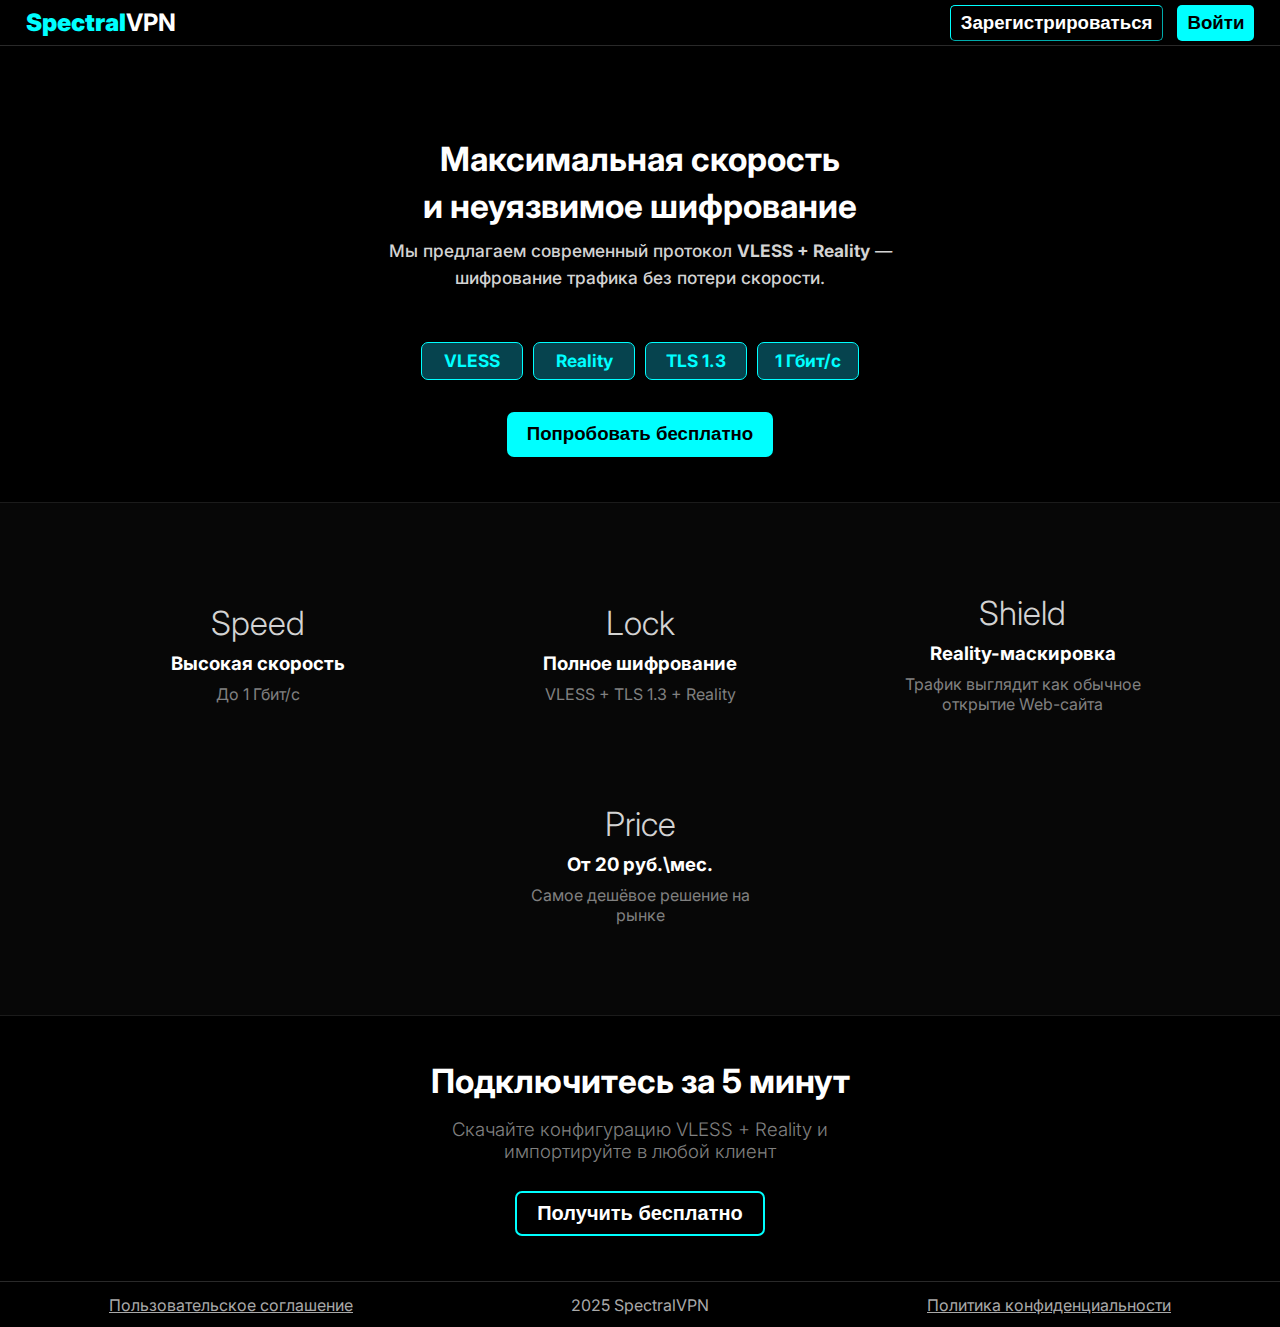
<file: Frontend/Pages/index.html>
<!DOCTYPE html>
<html lang="ru">
<head>
    <meta charset="UTF-8">
    <meta name="viewport" content="width=device-width, initial-scale=1.0">
    <title>Spectralvpn</title>
    <link rel="stylesheet" href="../Styles/index.css">
    <link href="https://fonts.googleapis.com/css2?family=Inter:wght@400;500;600;700&display=swap" rel="stylesheet">
</head>
<body>
    <header>
        <h2><b>Spectral</b>VPN</h2>
        <div>
            <button id="register" onclick="location.href='register.html'">Зарегистрироваться</button>
            <button id="login" onclick="location.href='control-panel.html'">Войти</button>
        </div>
    </header>
    <section id="main">
        <h1>Максимальная скорость<br>и неуязвимое шифрование</h1>
        <h4>Мы предлагаем современный протокол <b>VLESS + Reality</b> — шифрование трафика без потери скорости.</h4>
        <div id="container">
            <div>VLESS</div>
            <div>Reality</div>
            <div>TLS 1.3</div>
            <div>1 Гбит/с</div>
        </div>
        <button onclick="location.href='register.html'">Попробовать бесплатно</button>
    </section>
    <section id="info">
        <div>
            <h1>Speed</h1>
            <h3>Высокая скорость</h3>
            <p>До 1 Гбит/с</p>
        </div>
        <div>
            <h1>Lock</h1>
            <h3>Полное шифрование</h3>
            <p>VLESS + TLS 1.3 + Reality</p>
        </div>
        <div>
            <h1>Shield</h1>
            <h3>Reality-маскировка</h3>
            <p>Трафик выглядит как обычное открытие Web-сайта</p>
        </div>
        <div>
            <h1>Price</h1>
            <h3>От 20 руб.\мес.</h3>
            <p>Самое дешёвое решение на рынке</p>
        </div>
    </section>
    <section id="final">
        <h2>Подключитесь за 5 минут</h2>
        <h3>Скачайте конфигурацию VLESS + Reality и импортируйте в любой клиент</h3>
        <button onclick="location.href='register.html'">Получить бесплатно</button>
    </section>
    <footer>
        <a href="offer.html">Пользовательское соглашение</a>
        <p>2025 SpectralVPN</p>
        <a href="privacy.html">Политика конфиденциальности</a>
    </footer>
</body>
</html>
</file>
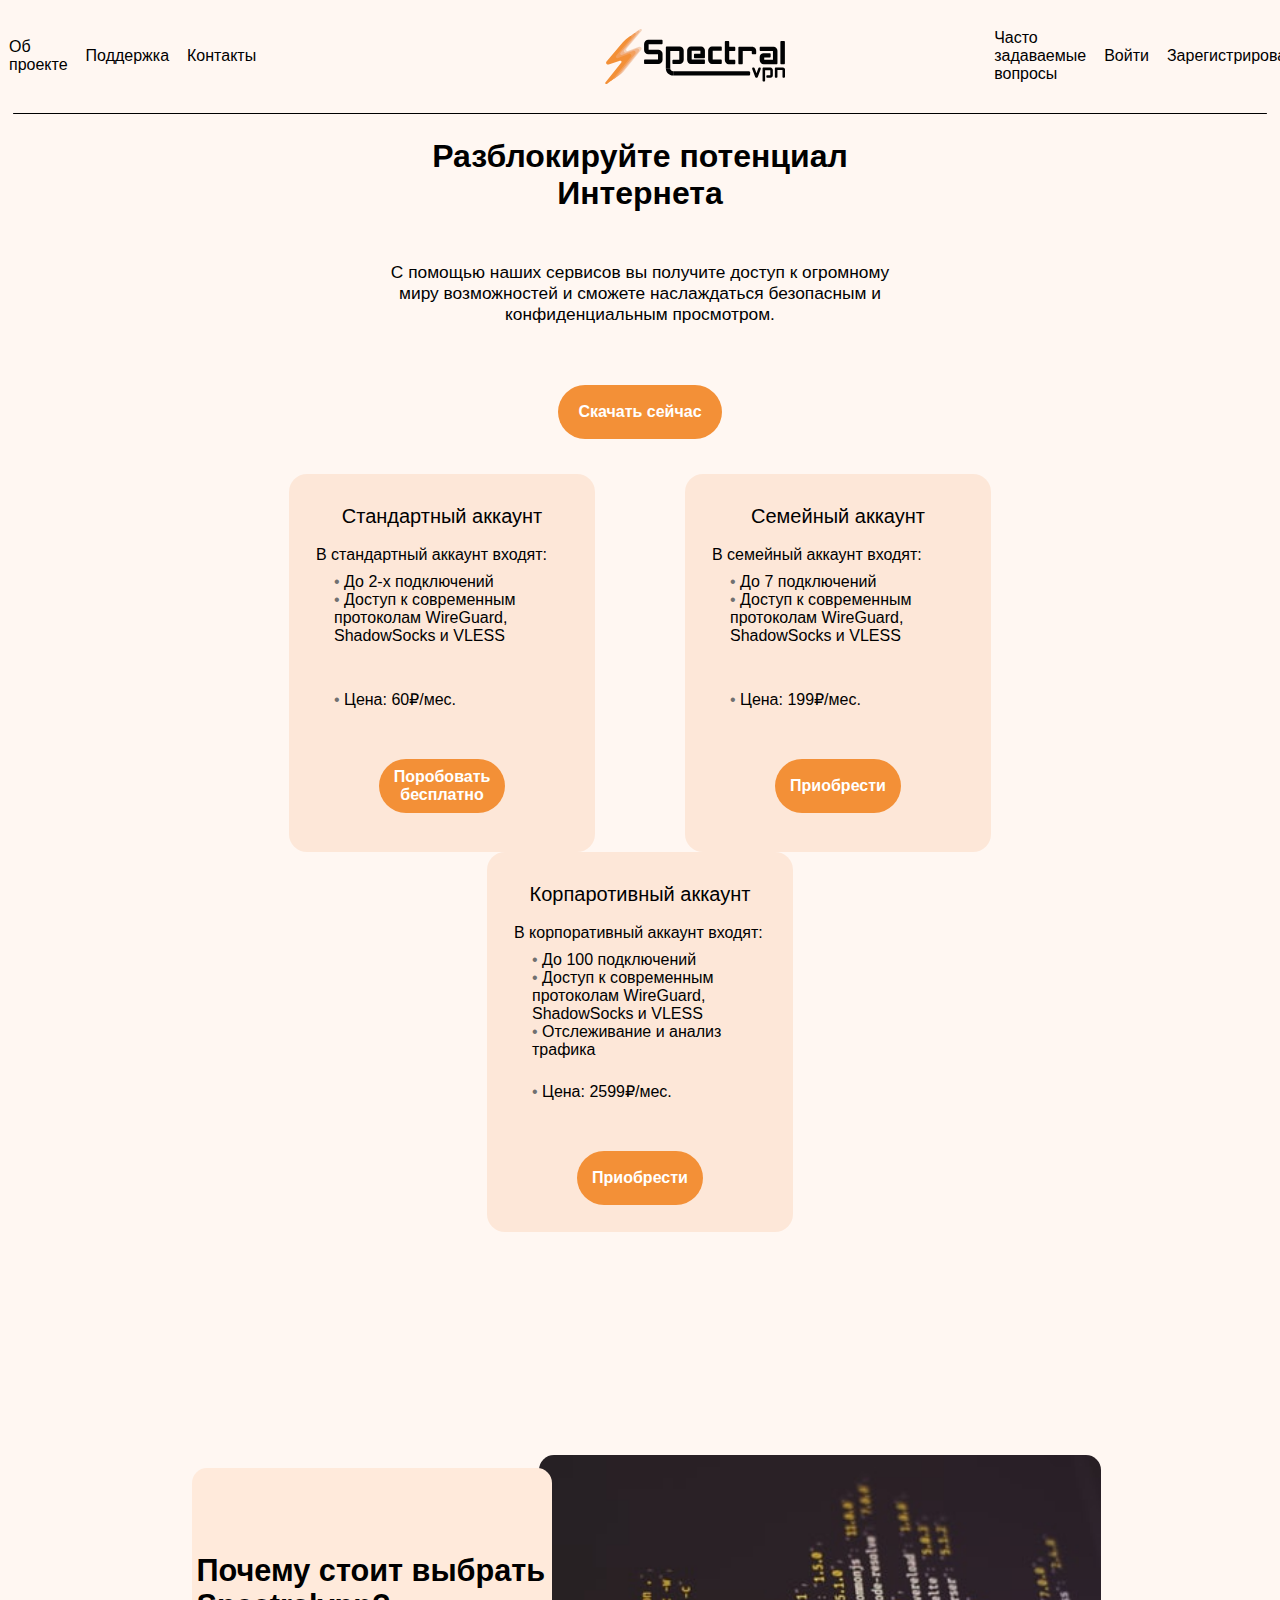
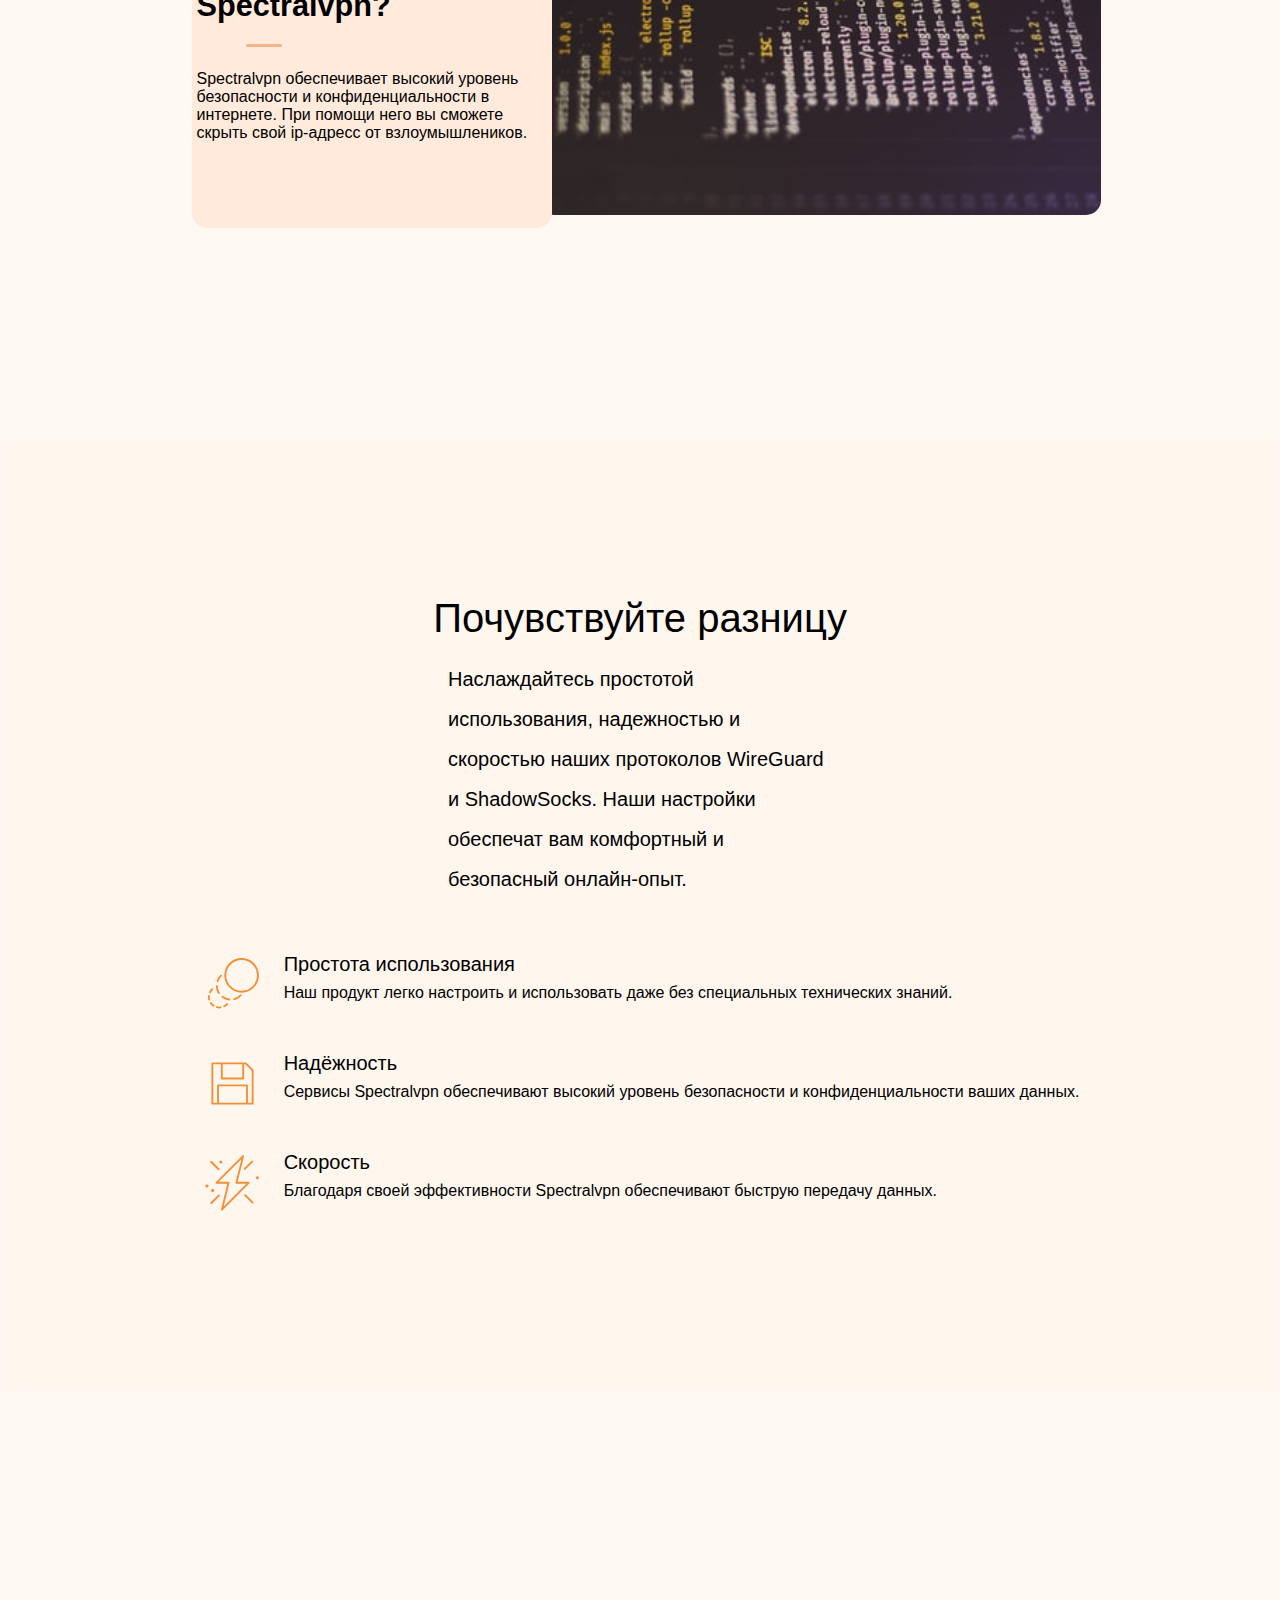
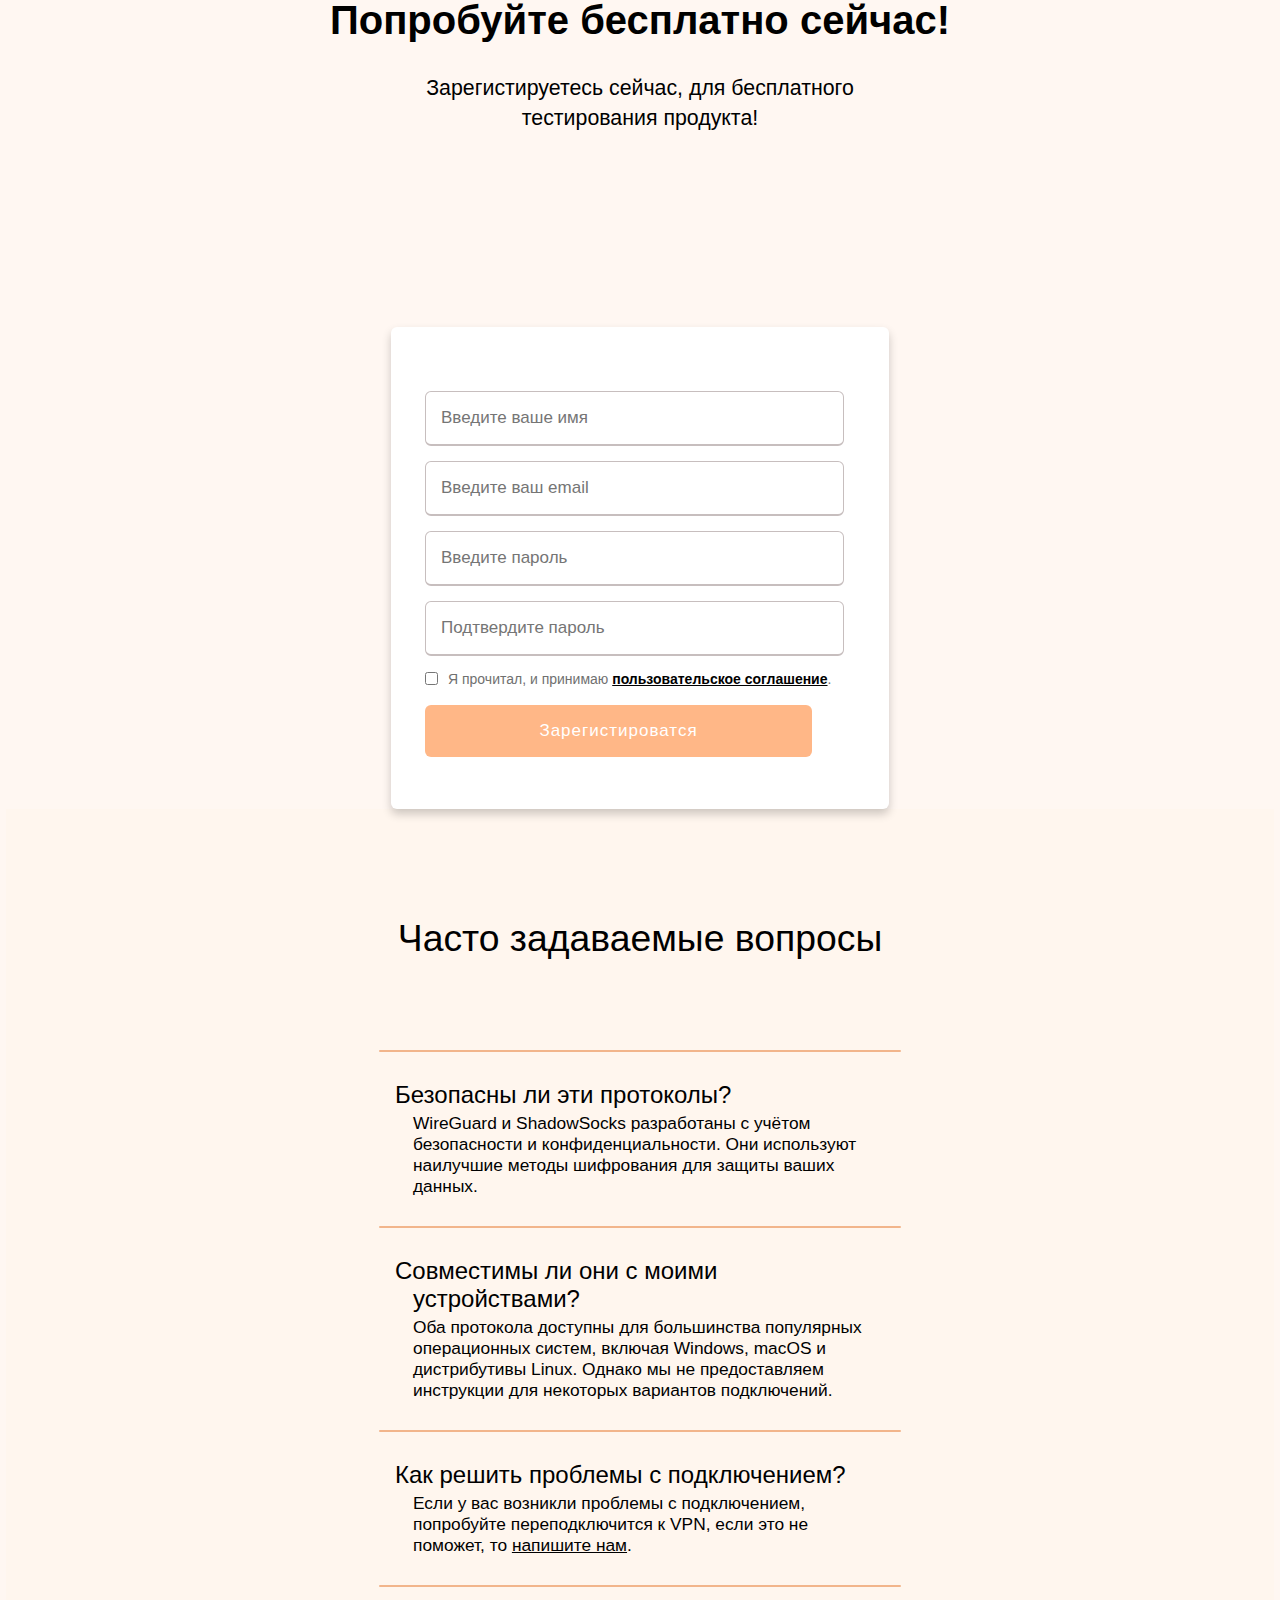
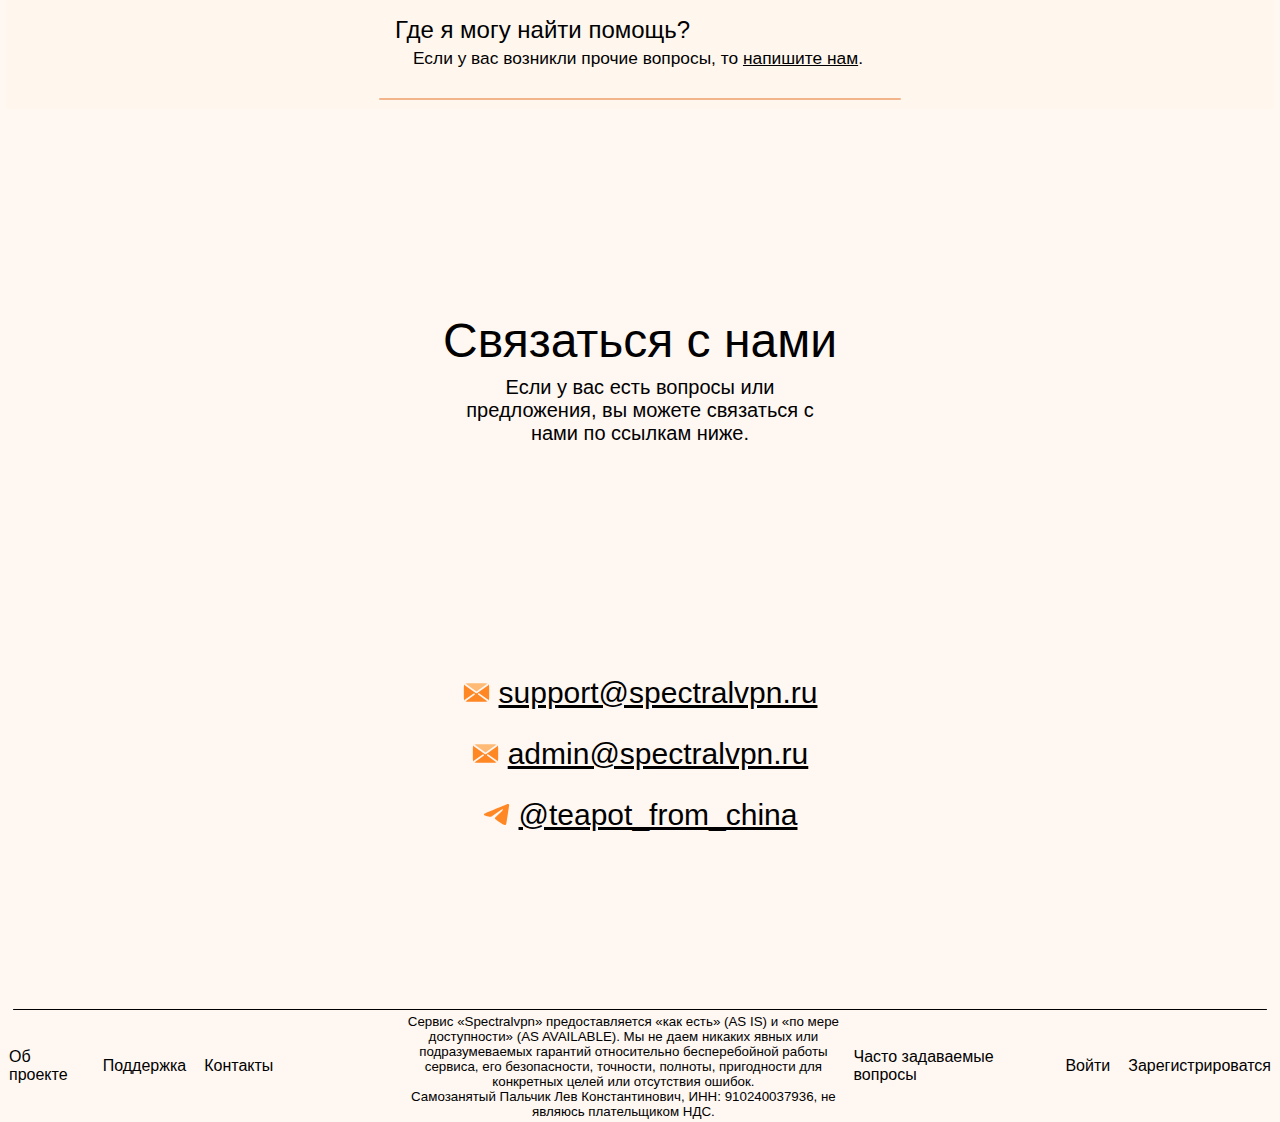
<file: Frontend/spectralvpn.ru/index.html>
<!DOCTYPE html>
<html lang="ru">
<head>
    <meta charset="UTF-8">
    <meta name="description" content="Бесплатные настройки VPN: WireGuard и Shadowsocks - SpectralVPN">
    <meta name="viewport" content="width=device-width, initial-scale=1.0">
    <meta name="keywords" content="VPN, ВПН, Spectral, Spectralvpn, Spectral vpn, spectral">
    <meta name="viewport" content="width=device-width, initial-scale=1">
    <title>spectralvpn</title>
    <link rel="icon" href="favicon.ico">
    <link rel="stylesheet" href="style.css">
    <link rel="preconnect" href="https://fonts.googleapis.com">
    <link rel="preconnect" href="https://fonts.gstatic.com" crossorigin>
    <link href="https://fonts.cdnfonts.com/css/sf-pro-display" rel="stylesheet">
</head>
<body>
    <header id="header">
        <nav>
            <a href="#block_1" class="header_a">Об проекте</a>
            <a href="#block_6" class="header_a">Поддержка</a>
            <a href="#block_6" class="header_a">Контакты</a>
        </nav>
        <img id="main_txt" src="images/Лого.svg" alt="">
        <nav>
            <a href="#block_5" class="header_a">Часто задаваемые вопросы</a>
            <a href="#" class="header_a" id="mob">Войти</a>
            <a href="#block_4" class="header_a" id="mob">Зарегистрироватся</a>
        </nav>
    </header>
    <div id="br"></div>
    <div id="block_1">
        <div id="block_1_div">
            <div id="block_1_text"><h1 id="block_1_text_h1">Разблокируйте потенциал Интернета</h1></div>
            <div id="block_1_text"><p id="block_1_text_p">С помощью наших сервисов вы получите доступ к огромному миру возможностей и сможете наслаждаться безопасным и конфиденциальным просмотром.</p></div>
            <div id="block_1_button"><a href="#block_4" id="block_1_button_a">Скачать сейчас</a></div>
        </div>
        <div id="carousel" mask>
            <div id="card">
                <h2 id="card_h2">Стандартный аккаунт</h2>
                <p>В стандартный аккаунт входят:</p>
                <ul>
                    <li>До 2-х подключений</li>
                    <li>Доступ к современным протоколам WireGuard, ShadowSocks и VLESS</li>
                    <li id="li">Цена: 60₽/мес.</li>
                </ul>
                <div><a href="#block_4">Поробовать бесплатно</a></div>
            </div>
            <div id="card">
                <h2 id="card_h2">Семейный аккаунт</h2>
                <p>В семейный аккаунт входят:</p>
                <ul>
                    <li>До 7 подключений</li>
                    <li>Доступ к современным протоколам WireGuard, ShadowSocks и VLESS</li>
                    <li id="li">Цена: 199₽/мес.</li>
                </ul>
                <div><a href="#">Приобрести</a></div>
            </div>
            <div id="card">
                <h2 id="card_h2">Корпаротивный аккаунт</h2>
                <p>В корпоративный аккаунт входят:</p>
                <ul>
                    <li>До 100 подключений</li>
                    <li>Доступ к современным протоколам WireGuard, ShadowSocks и VLESS</li>
                    <li>Отслеживание и анализ трафика</li>
                    <li id="li1">Цена: 2599₽/мес.</li>
                </ul>
                <div><a href="#">Приобрести</a></div>
            </div>
        </div>
    </div>
    <div id="block_2">
        <div id="block_2_block_1">
            <div id="block_2_text"><h1 id="block_2_text_h1">Почему стоит выбрать Spectralvpn?</h1></div>
            <div id="block_2_line"></div>
            <div id="block_2_text"><p id="block_2_text_p">Spectralvpn обеспечивает высокий уровень безопасности и конфиденциальности в интернете. При помощи него вы сможете скрыть свой ip-адресс от взлоумышлеников.</p></div>
        </div>
        <div><img id="block_2_img" src="images/photo.jpg" alt=""></div>
    </div>
    <div id="block_3">
        <div id="block_3_text">
            <h1 id="block_3_text_h1">Почувствуйте разницу</h1>
            <h3 id="block_3_text_h3">Наслаждайтесь простотой использования, надежностью и скоростью наших протоколов WireGuard и ShadowSocks. Наши настройки обеспечат вам комфортный и безопасный онлайн-опыт.</h3>
        </div>
        <div id="block_3_info">
            <div id="block_3_info_element">
                <img id="block_3_img" src="[data-uri]" alt="">
                <div id="block_3_info_element_text">
                    <h4 id="block_3_info_element_text_h4">Простота использования</h4>
                    <p id="block_3_info_element_text_p">Наш продукт легко настроить и использовать даже без специальных технических знаний.</p>
                </div>
            </div>
            <div id="block_3_info_element">
                <img id="block_3_img" src="[data-uri]" alt="">
                <div id="block_3_info_element_text">
                    <h4 id="block_3_info_element_text_h4">Надёжность</h4>
                    <p id="block_3_info_element_text_p">Сервисы Spectralvpn обеспечивают высокий уровень безопасности и конфиденциальности ваших данных.</p>
                </div>
            </div>
            <div id="block_3_info_element">
                <img id="block_3_img" src="[data-uri]" alt="">
                <div id="block_3_info_element_text">
                    <h4 id="block_3_info_element_text_h4">Скорость</h4>
                    <p id="block_3_info_element_text_p">Благодаря своей эффективности Spectralvpn обеспечивают быструю передачу данных.</p>
                </div>
            </div>
        </div>
    </div>
    <div id="block_4">
        <div id="block_4_text">
            <h1 id="block_4_text_h1">Попробуйте бесплатно сейчас!</h1>
            <p id="block_4_text_p">Зарегистируетесь сейчас, для бесплатного тестирования продукта!</p>
        </div>
        <div id="block_4_info">
            <div class="wrapper">
                <form action="#">
                <div class="input-box">
                    <input type="text" placeholder="Введите ваше имя" required>
                </div>
                <div class="input-box">
                    <input type="text" placeholder="Введите ваш email" required>
                </div>
                <div class="input-box">
                    <input type="password" placeholder="Введите пароль" required>
                </div>
                <div class="input-box">
                    <input type="password" placeholder="Подтвердите пароль" required>
                </div>
                <div class="policy">
                    <input type="checkbox">
                    <h3>Я прочитал, и принимаю <a href="#" id="block_4_info_a">пользовательское соглашение</a>.</h3>
                </div>
                <div class="input-box button">
                    <input type="Submit" value="Зарегистироватся">
                </div>
                </form>
            </div>
  </div>
        </div>
    </div>
    <div id="block_5">
        <h1 id="block_5_h1">Часто задаваемые вопросы</h1>
        <div id="block_5_content">
            <div id="block_5_line"></div>
            <div id="block_5_content_block">
                <h2 id="block_5_content_block_h2">Безопасны ли эти протоколы?</h2>
                <p id="block_5_content_block_p">WireGuard и ShadowSocks разработаны с учётом безопасности и конфиденциальности. Они используют наилучшие методы шифрования для защиты ваших данных.</p>
            </div>
            <div id="block_5_line"></div>
            <div id="block_5_content_block">
                <h2 id="block_5_content_block_h2">Совместимы ли они с моими устройствами?</h2>
                <p id="block_5_content_block_p">Оба протокола доступны для большинства популярных операционных систем, включая Windows, macOS и дистрибутивы Linux. Однако мы не предоставляем инструкции для некоторых вариантов подключений.</p>
            </div>
            <div id="block_5_line"></div>
            <div id="block_5_content_block">
                <h2 id="block_5_content_block_h2">Как решить проблемы с подключением?</h2>
                <p id="block_5_content_block_p">Если у вас возникли проблемы с подключением, попробуйте переподключится к VPN, если это не поможет, то <a id="block_5_content_block_a" href="#block_6">напишите нам</a>.</p>
            </div>
            <div id="block_5_line"></div>
            <div id="block_5_content_block">
                <h2 id="block_5_content_block_h2">Где я могу найти помощь?</h2>
                <p id="block_5_content_block_p">Если у вас возникли прочие вопросы, то <a id="block_5_content_block_a" href="#block_6">напишите нам</a>.</p>
            </div>
            <div id="block_5_line"></div>
        </div>
    </div>
    <div id="block_6">
        <div id="block_6_text">
            <h1 id="block_6_text_h1">Связаться с нами</h1>
            <p id="block_6_text_p">Если у вас есть вопросы или предложения, вы можете связаться с нами по ссылкам ниже.</p>
        </div>
        <div id="block_6_content">
            <div id="block_6_content_block">
                <img id="block_6_content_block_img" src="images/email-mail-web-svgrepo-com.svg" alt="">
                <h2><a href="mailto:support@spectralvpn.ru">support@spectralvpn.ru</a></h2>
            </div>
            <div id="block_6_content_block">
                <img id="block_6_content_block_img" src="images/email-mail-web-svgrepo-com.svg" alt="">
                <h2><a href="mailto:admin@spectralvpn.ru">admin@spectralvpn.ru</a></h2>
            </div>
            <div id="block_6_content_block">
                <img id="block_6_content_block_img" src="images/telegram-communication-chat-interaction-network-connection-svgrepo-com.svg" alt="">
                <h2><a href="tg://resolve?domain=teapot_from_china">@teapot_from_china</a></h2>
            </div>
        </div>
    </div>
    <div id="br"></div>
    <footer>
        <nav>
            <a href="#block_1" class="header_a">Об проекте</a>
            <a href="#block_6" class="header_a">Поддержка</a>
            <a href="#block_6" class="header_a">Контакты</a>
        </nav>
        <div id="legal">
            <p>Сервис «Spectralvpn» предоставляется «как есть» (AS IS) и «по мере доступности» (AS AVAILABLE). Мы не даем никаких явных или подразумеваемых гарантий относительно бесперебойной работы сервиса, его безопасности, точности, полноты, пригодности для конкретных целей или отсутствия ошибок.</p>
            <p>Самозанятый Пальчик Лев Константинович, ИНН: 910240037936, не являюсь плательщиком НДС.</p>
        </div>
        <nav>
            <a href="#block_5" class="header_a">Часто задаваемые вопросы</a>
            <a href="#" class="header_a" id="mob">Войти</a>
            <a href="#block_4" class="header_a" id="mob">Зарегистрироватся</a>
        </nav>
    </footer>
    <script>
        async function getData() {
            const response = await fetch('https://spectralvpn.ru:8001/get.wg/');
            return (await response.json()).num;
        }
        function installWG() {
            getData().then(result => {
                const data = result;
                var element = document.createElement('a');
                element.setAttribute('href', 'user_wg/user' + data + '.conf');
                element.setAttribute('download', 'user_wg/user' + data + '.conf');
                element.style.display = 'none';
                document.body.appendChild(element);
                element.click();
                document.body.removeChild(element);
            });
        }
    </script>
</body>
</html>
</file>
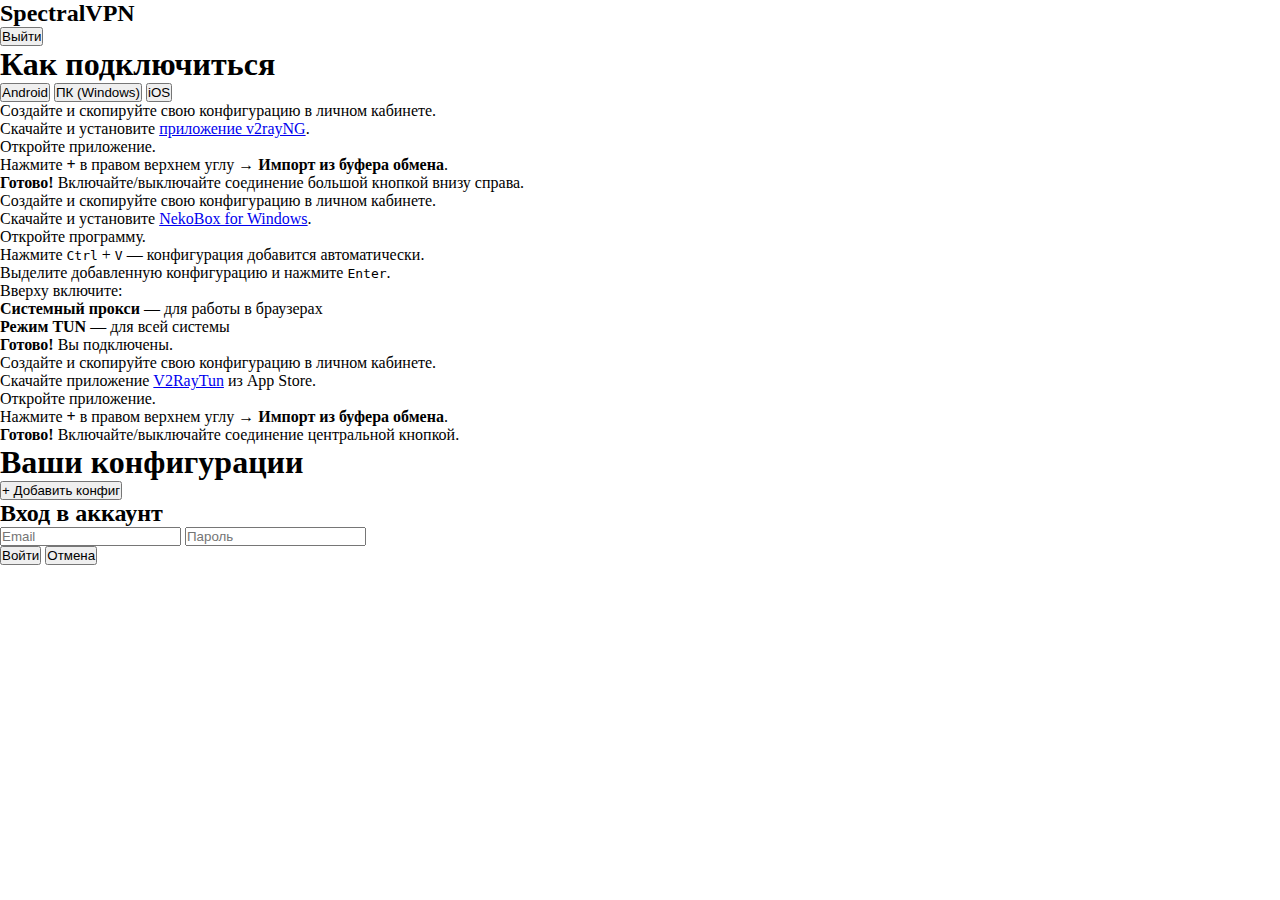
<file: Frontend/control-panel.html>
<!DOCTYPE html>
<html lang="ru">
<head>
    <meta charset="UTF-8">
    <meta name="viewport" content="width=device-width, initial-scale=1.0">
    <title>Личный кабинет — SpectralVPN</title>
    <link rel="stylesheet" href="Styles/control-panel.css">
    <link href="https://fonts.googleapis.com/css2?family=Inter:wght@400;500;600;700&display=swap" rel="stylesheet">
</head>
<body>
    <div class="container">
        <header>
            <h2><b>Spectral</b>VPN</h2>
            <div class="user-info" id="userInfo">
                <span id="userEmail"></span>
                <button id="logoutBtn">Выйти</button>
            </div>
        </header>

        <main id="mainContent" class="hidden">
            <div class="how-to-connect">
                <h1>Как подключиться</h1>
                
                <div class="platform-tabs">
                    <button class="tab-btn active" data-platform="android">Android</button>
                    <button class="tab-btn" data-platform="windows">ПК (Windows)</button>
                    <button class="tab-btn" data-platform="ios">iOS</button>
                </div>

                <div class="instructions" id="android-instructions">
                    <ol>
                        <li>Создайте и скопируйте свою конфигурацию в личном кабинете.</li>
                        <li>Скачайте и установите <a href="https://github.com/2dust/v2rayNG/releases/download/2.0.13/v2rayNG_2.0.13_universal.apk" target="_blank" rel="noopener">приложение v2rayNG</a>.</li>
                        <li>Откройте приложение.</li>
                        <li>Нажмите <b>+</b> в правом верхнем углу → <b>Импорт из буфера обмена</b>.</li>
                        <li><b>Готово!</b> Включайте/выключайте соединение большой кнопкой внизу справа.</li>
                    </ol>
                </div>

                <div class="instructions hidden" id="windows-instructions">
                    <ol>
                        <li>Создайте и скопируйте свою конфигурацию в личном кабинете.</li>
                        <li>Скачайте и установите <a href="https://github.com/qr243vbi/nekobox/releases/download/5.10.25/nekobox-5.10.25-windows64-installer.exe" target="_blank" rel="noopener">NekoBox for Windows</a>.</li>
                        <li>Откройте программу.</li>
                        <li>Нажмите <kbd>Ctrl</kbd> + <kbd>V</kbd> — конфигурация добавится автоматически.</li>
                        <li>Выделите добавленную конфигурацию и нажмите <kbd>Enter</kbd>.</li>
                        <li>Вверху включите:
                            <ul>
                                <li><b>Системный прокси</b> — для работы в браузерах</li>
                                <li><b>Режим TUN</b> — для всей системы</li>
                            </ul>
                        </li>
                        <li><b>Готово!</b> Вы подключены.</li>
                    </ol>
                </div>

                <div class="instructions hidden" id="ios-instructions">
                    <ol>
                        <li>Создайте и скопируйте свою конфигурацию в личном кабинете.</li>
                        <li>Скачайте приложение <a href="https://apps.apple.com/ru/app/v2raytun/id6476628951" target="_blank" rel="noopener">V2RayTun</a> из App Store.</li>
                        <li>Откройте приложение.</li>
                        <li>Нажмите <b>+</b> в правом верхнем углу → <b>Импорт из буфера обмена</b>.</li>
                        <li><b>Готово!</b> Включайте/выключайте соединение центральной кнопкой.</li>
                    </ol>
                </div>
            </div>
            <h1>Ваши конфигурации</h1>
            <div class="urls-list" id="urlsList"></div>
            <button class="add-btn" id="addUrlBtn">+ Добавить конфиг</button>
        </main>

        <div class="modal" id="loginModal">
            <div class="modal-content">
                <h2>Вход в аккаунт</h2>
                <input type="email" id="loginEmail" placeholder="Email" required>
                <input type="password" id="loginPassword" placeholder="Пароль" required>
                <div class="error" id="loginError"></div>
                <div class="buttons">
                    <button id="loginSubmit">Войти</button>
                    <button id="closeModal">Отмена</button>
                </div>
            </div>
        </div>
    </div>

    <script src="JS/control-panel.js"></script>
</body>
</html>
</file>
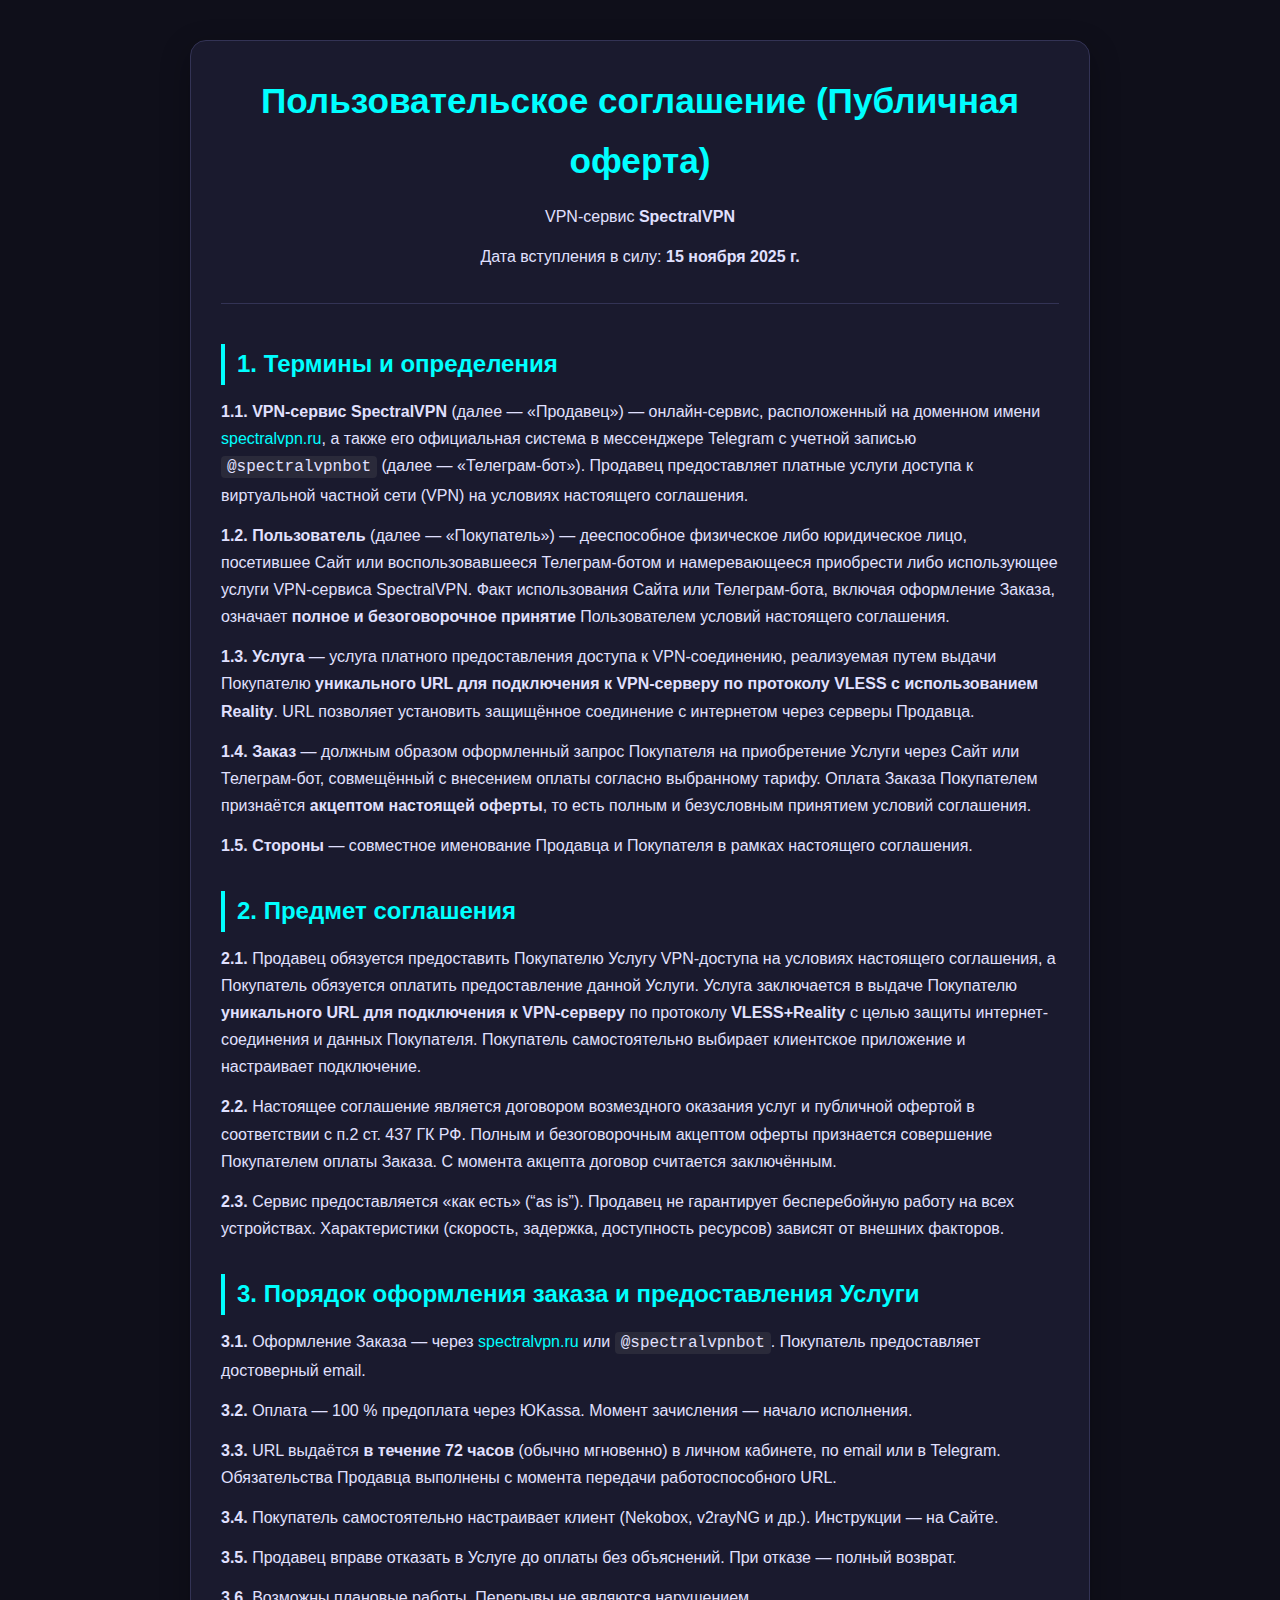
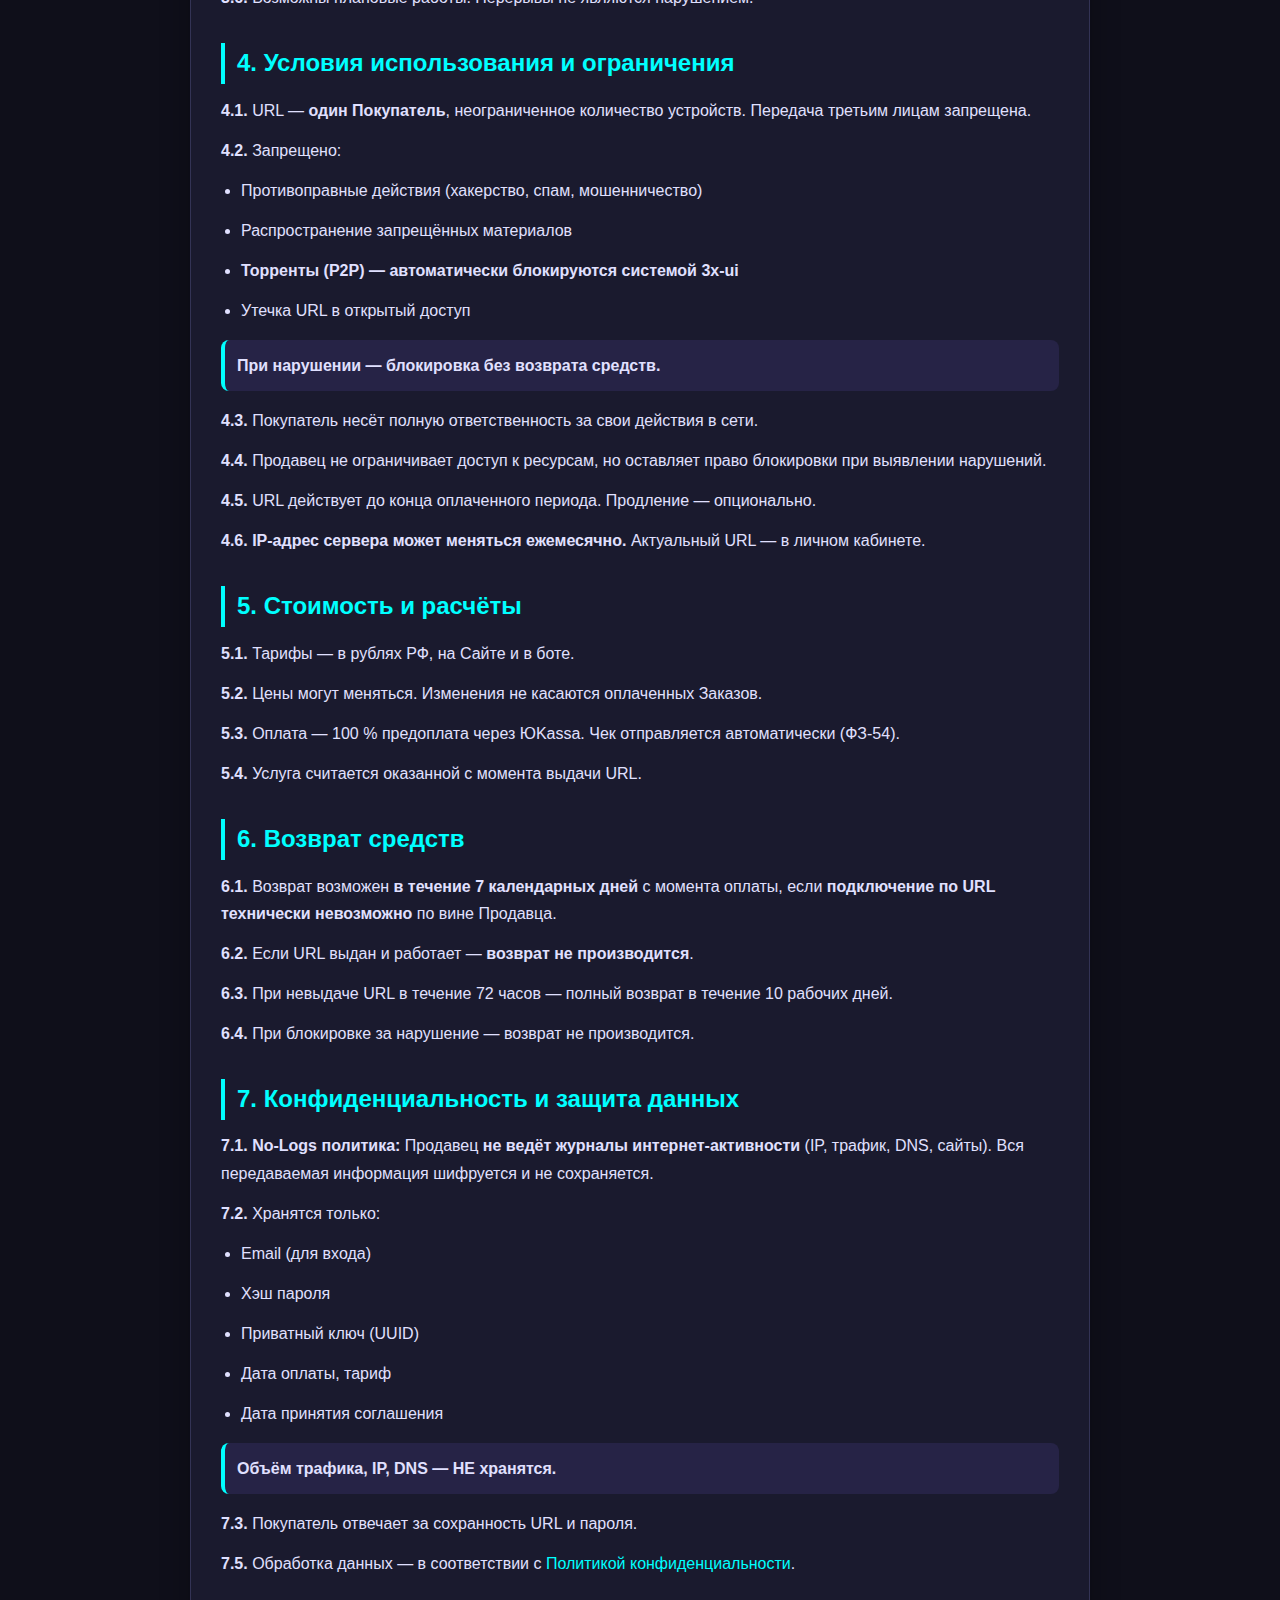
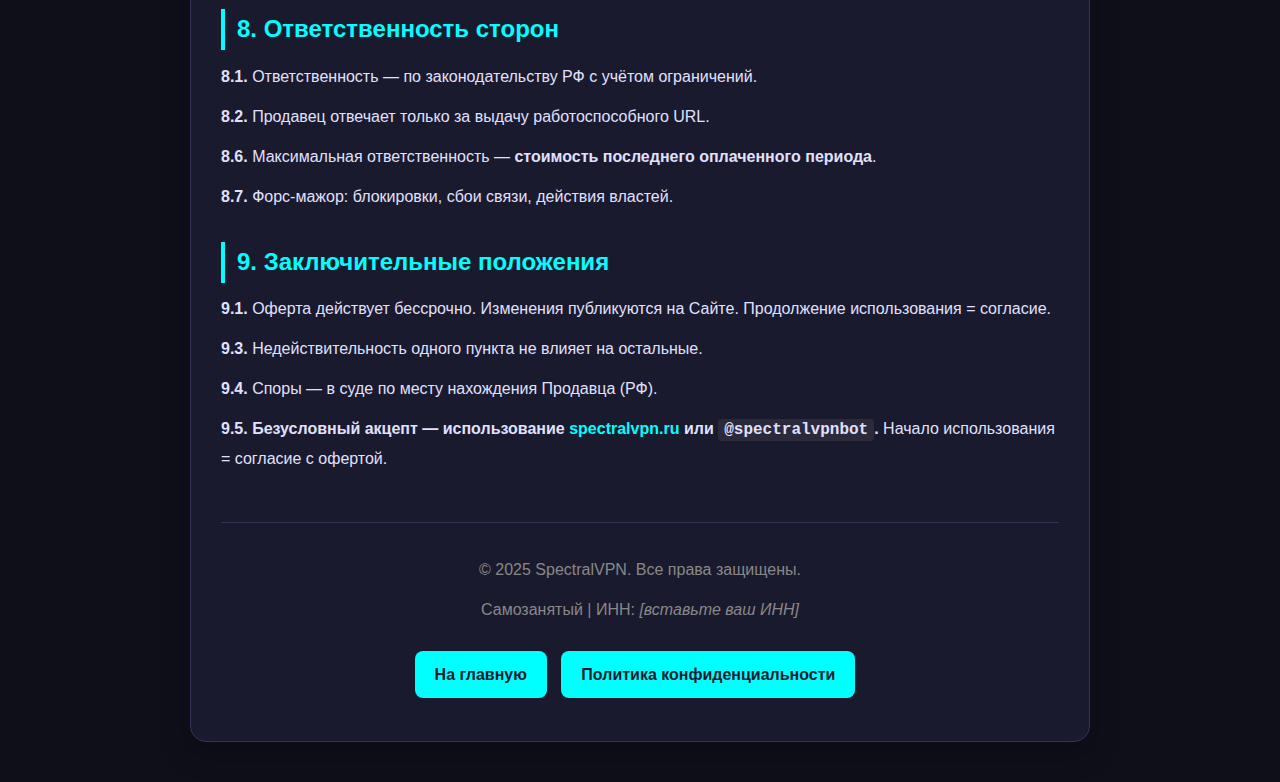
<file: Frontend/offer.html>
<!DOCTYPE html>
<html lang="ru">
<head>
    <meta charset="UTF-8">
    <meta name="viewport" content="width=device-width, initial-scale=1.0">
    <title>Пользовательское соглашение (Публичная оферта) — SpectralVPN</title>
    <link rel="stylesheet" href="Styles/offer.css">
</head>
<body>
    <div class="container">
        <header>
            <h1>Пользовательское соглашение (Публичная оферта)</h1>
            <p>VPN-сервис <strong>SpectralVPN</strong></p>
            <p>Дата вступления в силу: <strong>15 ноября 2025 г.</strong></p>
        </header>

        <section>
            <h2>1. Термины и определения</h2>
            <p><strong>1.1.</strong> <strong>VPN-сервис SpectralVPN</strong> (далее — «Продавец») — онлайн-сервис, расположенный на доменном имени <a href="https://spectralvpn.ru">spectralvpn.ru</a>, а также его официальная система в мессенджере Telegram с учетной записью <code>@spectralvpnbot</code> (далее — «Телеграм-бот»). Продавец предоставляет платные услуги доступа к виртуальной частной сети (VPN) на условиях настоящего соглашения.</p>
            <p><strong>1.2.</strong> <strong>Пользователь</strong> (далее — «Покупатель») — дееспособное физическое либо юридическое лицо, посетившее Сайт или воспользовавшееся Телеграм-ботом и намеревающееся приобрести либо использующее услуги VPN-сервиса SpectralVPN. Факт использования Сайта или Телеграм-бота, включая оформление Заказа, означает <strong>полное и безоговорочное принятие</strong> Пользователем условий настоящего соглашения.</p>
            <p><strong>1.3.</strong> <strong>Услуга</strong> — услуга платного предоставления доступа к VPN-соединению, реализуемая путем выдачи Покупателю <strong>уникального URL для подключения к VPN-серверу по протоколу VLESS с использованием Reality</strong>. URL позволяет установить защищённое соединение с интернетом через серверы Продавца.</p>
            <p><strong>1.4.</strong> <strong>Заказ</strong> — должным образом оформленный запрос Покупателя на приобретение Услуги через Сайт или Телеграм-бот, совмещённый с внесением оплаты согласно выбранному тарифу. Оплата Заказа Покупателем признаётся <strong>акцептом настоящей оферты</strong>, то есть полным и безусловным принятием условий соглашения.</p>
            <p><strong>1.5.</strong> <strong>Стороны</strong> — совместное именование Продавца и Покупателя в рамках настоящего соглашения.</p>
        </section>

        <section>
            <h2>2. Предмет соглашения</h2>
            <p><strong>2.1.</strong> Продавец обязуется предоставить Покупателю Услугу VPN-доступа на условиях настоящего соглашения, а Покупатель обязуется оплатить предоставление данной Услуги. Услуга заключается в выдаче Покупателю <strong>уникального URL для подключения к VPN-серверу</strong> по протоколу <strong>VLESS+Reality</strong> с целью защиты интернет-соединения и данных Покупателя. Покупатель самостоятельно выбирает клиентское приложение и настраивает подключение.</p>
            <p><strong>2.2.</strong> Настоящее соглашение является договором возмездного оказания услуг и публичной офертой в соответствии с п.2 ст. 437 ГК РФ. Полным и безоговорочным акцептом оферты признается совершение Покупателем оплаты Заказа. С момента акцепта договор считается заключённым.</p>
            <p><strong>2.3.</strong> Сервис предоставляется «как есть» (“as is”). Продавец не гарантирует бесперебойную работу на всех устройствах. Характеристики (скорость, задержка, доступность ресурсов) зависят от внешних факторов.</p>
        </section>

        <section>
            <h2>3. Порядок оформления заказа и предоставления Услуги</h2>
            <p><strong>3.1.</strong> Оформление Заказа — через <a href="https://spectralvpn.ru">spectralvpn.ru</a> или <code>@spectralvpnbot</code>. Покупатель предоставляет достоверный email.</p>
            <p><strong>3.2.</strong> Оплата — 100 % предоплата через ЮKassa. Момент зачисления — начало исполнения.</p>
            <p><strong>3.3.</strong> URL выдаётся <strong>в течение 72 часов</strong> (обычно мгновенно) в личном кабинете, по email или в Telegram. Обязательства Продавца выполнены с момента передачи работоспособного URL.</p>
            <p><strong>3.4.</strong> Покупатель самостоятельно настраивает клиент (Nekobox, v2rayNG и др.). Инструкции — на Сайте.</p>
            <p><strong>3.5.</strong> Продавец вправе отказать в Услуге до оплаты без объяснений. При отказе — полный возврат.</p>
            <p><strong>3.6.</strong> Возможны плановые работы. Перерывы не являются нарушением.</p>
        </section>

        <section>
            <h2>4. Условия использования и ограничения</h2>
            <p><strong>4.1.</strong> URL — <strong>один Покупатель</strong>, неограниченное количество устройств. Передача третьим лицам запрещена.</p>
            <p><strong>4.2.</strong> Запрещено:</p>
            <ul>
                <li>Противоправные действия (хакерство, спам, мошенничество)</li>
                <li>Распространение запрещённых материалов</li>
                <li><strong>Торренты (P2P) — автоматически блокируются системой 3x-ui</strong></li>
                <li>Утечка URL в открытый доступ</li>
            </ul>
            <p class="highlight"><strong>При нарушении — блокировка без возврата средств.</strong></p>
            <p><strong>4.3.</strong> Покупатель несёт полную ответственность за свои действия в сети.</p>
            <p><strong>4.4.</strong> Продавец не ограничивает доступ к ресурсам, но оставляет право блокировки при выявлении нарушений.</p>
            <p><strong>4.5.</strong> URL действует до конца оплаченного периода. Продление — опционально.</p>
            <p><strong>4.6.</strong> <strong>IP-адрес сервера может меняться ежемесячно.</strong> Актуальный URL — в личном кабинете.</p>
        </section>

        <section>
            <h2>5. Стоимость и расчёты</h2>
            <p><strong>5.1.</strong> Тарифы — в рублях РФ, на Сайте и в боте.</p>
            <p><strong>5.2.</strong> Цены могут меняться. Изменения не касаются оплаченных Заказов.</p>
            <p><strong>5.3.</strong> Оплата — 100 % предоплата через ЮKassa. Чек отправляется автоматически (ФЗ-54).</p>
            <p><strong>5.4.</strong> Услуга считается оказанной с момента выдачи URL.</p>
        </section>

        <section>
            <h2>6. Возврат средств</h2>
            <p><strong>6.1.</strong> Возврат возможен <strong>в течение 7 календарных дней</strong> с момента оплаты, если <strong>подключение по URL технически невозможно</strong> по вине Продавца.</p>
            <p><strong>6.2.</strong> Если URL выдан и работает — <strong>возврат не производится</strong>.</p>
            <p><strong>6.3.</strong> При невыдаче URL в течение 72 часов — полный возврат в течение 10 рабочих дней.</p>
            <p><strong>6.4.</strong> При блокировке за нарушение — возврат не производится.</p>
        </section>

        <section>
            <h2>7. Конфиденциальность и защита данных</h2>
            <p><strong>7.1.</strong> <strong>No-Logs политика:</strong> Продавец <strong>не ведёт журналы интернет-активности</strong> (IP, трафик, DNS, сайты). Вся передаваемая информация шифруется и не сохраняется.</p>
            <p><strong>7.2.</strong> Хранятся только:</p>
            <ul>
                <li>Email (для входа)</li>
                <li>Хэш пароля</li>
                <li>Приватный ключ (UUID)</li>
                <li>Дата оплаты, тариф</li>
                <li>Дата принятия соглашения</li>
            </ul>
            <p class="highlight"><strong>Объём трафика, IP, DNS — НЕ хранятся.</strong></p>
            <p><strong>7.3.</strong> Покупатель отвечает за сохранность URL и пароля.</p>
            <p><strong>7.5.</strong> Обработка данных — в соответствии с <a href="/privacy.html">Политикой конфиденциальности</a>.</p>
        </section>

        <section>
            <h2>8. Ответственность сторон</h2>
            <p><strong>8.1.</strong> Ответственность — по законодательству РФ с учётом ограничений.</p>
            <p><strong>8.2.</strong> Продавец отвечает только за выдачу работоспособного URL.</p>
            <p><strong>8.6.</strong> Максимальная ответственность — <strong>стоимость последнего оплаченного периода</strong>.</p>
            <p><strong>8.7.</strong> Форс-мажор: блокировки, сбои связи, действия властей.</p>
        </section>

        <section>
            <h2>9. Заключительные положения</h2>
            <p><strong>9.1.</strong> Оферта действует бессрочно. Изменения публикуются на Сайте. Продолжение использования = согласие.</p>
            <p><strong>9.3.</strong> Недействительность одного пункта не влияет на остальные.</p>
            <p><strong>9.4.</strong> Споры — в суде по месту нахождения Продавца (РФ).</p>
            <p><strong>9.5.</strong> <strong>Безусловный акцепт — использование <a href="https://spectralvpn.ru">spectralvpn.ru</a> или <code>@spectralvpnbot</code>.</strong> Начало использования = согласие с офертой.</p>
        </section>

        <div class="footer">
            <p>© 2025 SpectralVPN. Все права защищены.</p>
            <p>Самозанятый | ИНН: <em>[вставьте ваш ИНН]</em></p>
            <p>
                <a href="index.html" class="btn">На главную</a>
                <a href="privacy.html" class="btn">Политика конфиденциальности</a>
            </p>
        </div>
    </div>
</body>
</html>
</file>
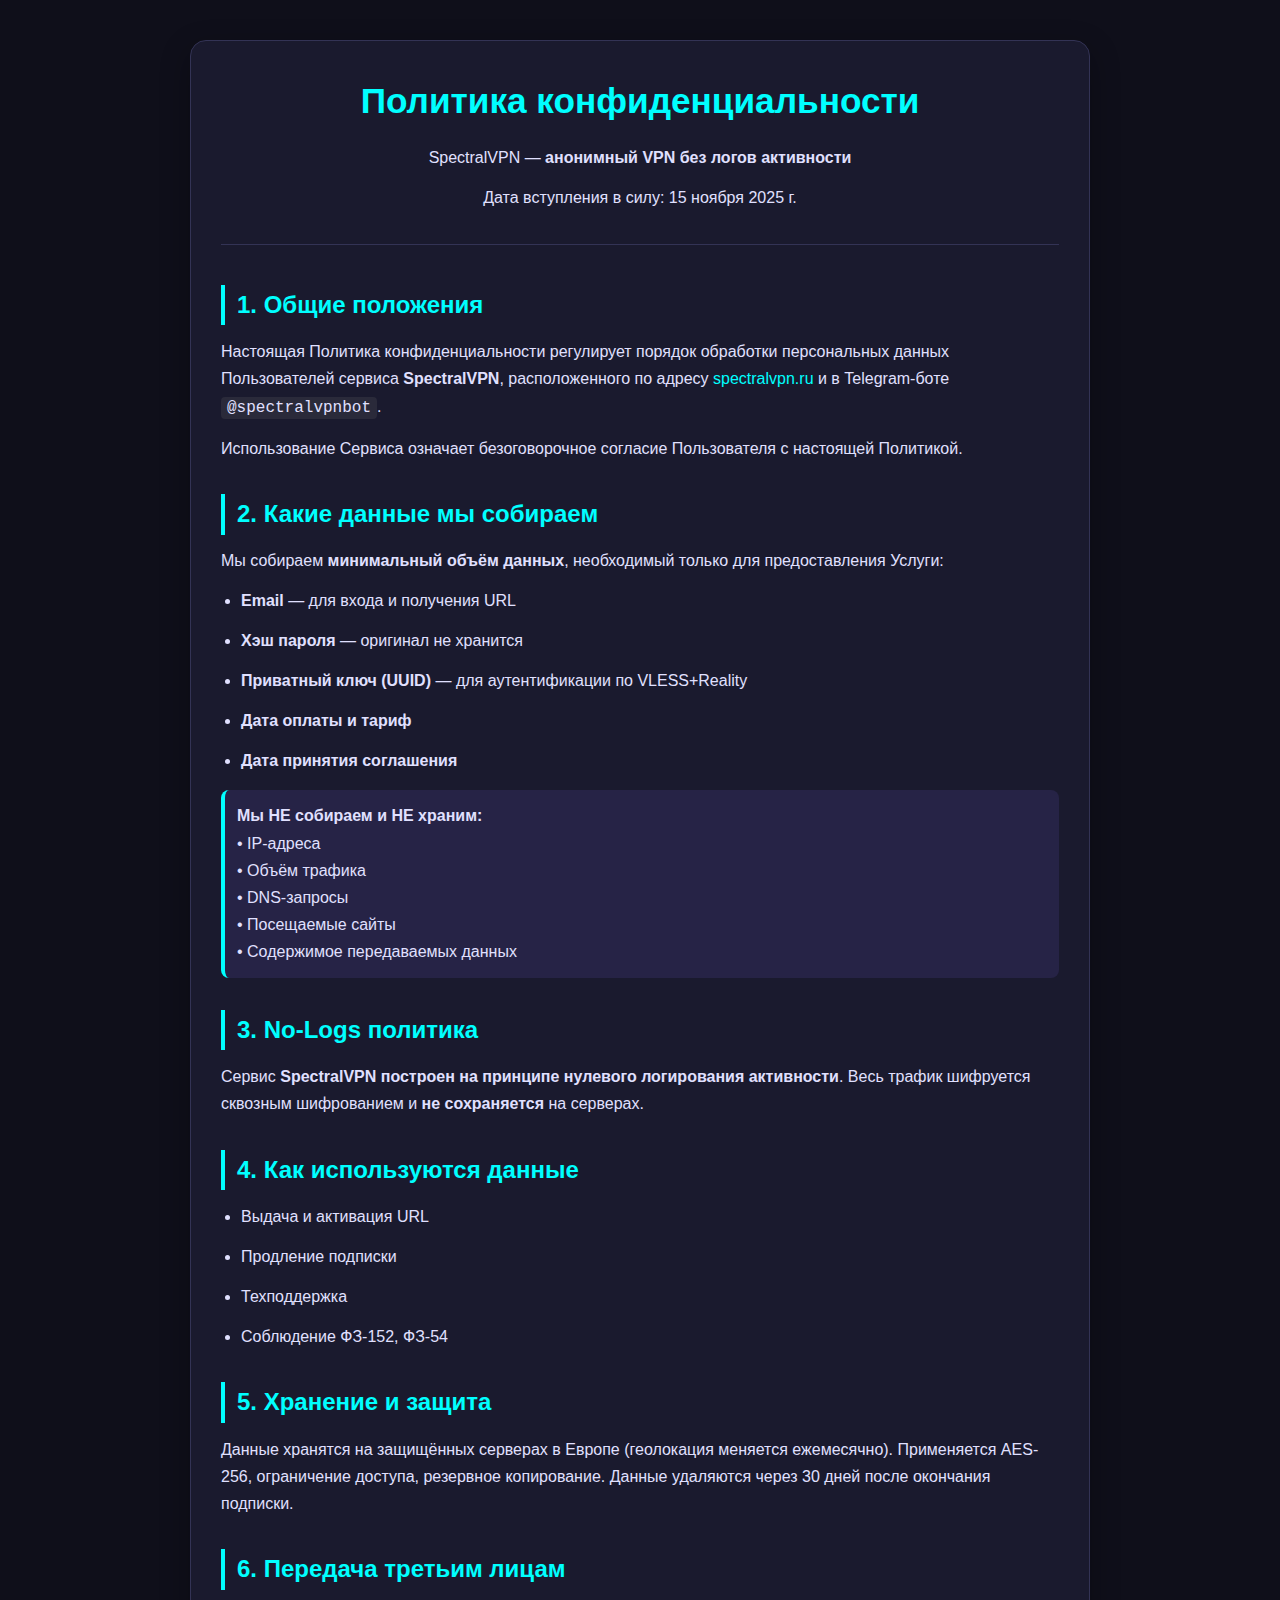
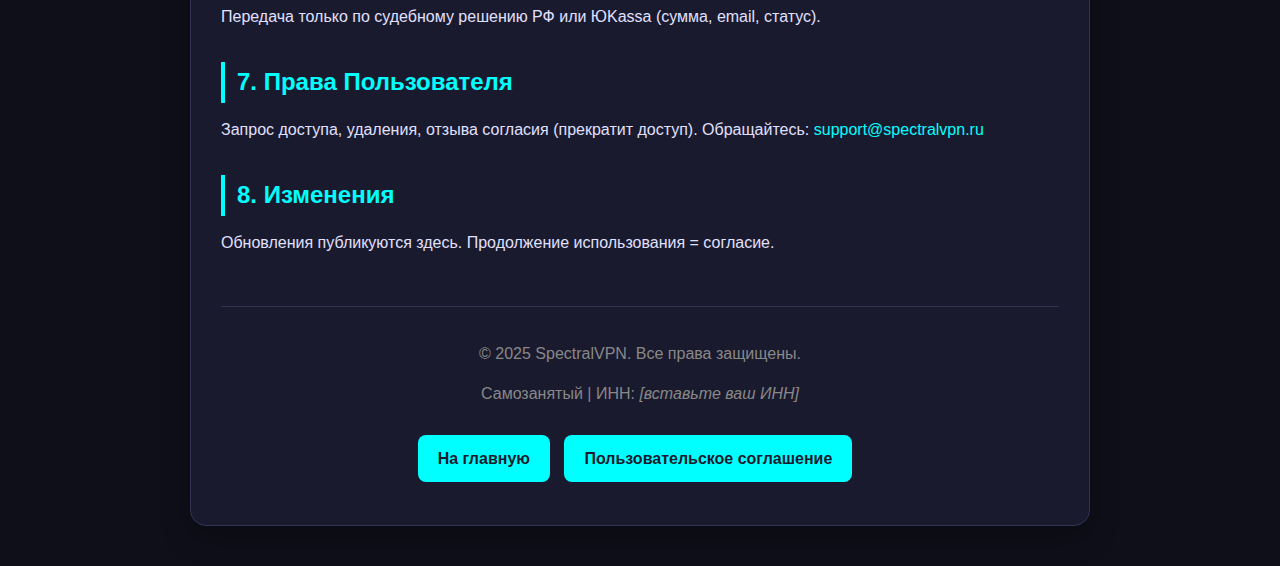
<file: Frontend/privacy.html>
<!DOCTYPE html>
<html lang="ru">
<head>
    <meta charset="UTF-8">
    <meta name="viewport" content="width=device-width, initial-scale=1.0">
    <title>Политика конфиденциальности — SpectralVPN</title>
    <link rel="stylesheet" href="Styles/offer.css">
</head>
<body>
    <div class="container">
        <header>
            <h1>Политика конфиденциальности</h1>
            <p>SpectralVPN — <strong>анонимный VPN без логов активности</strong></p>
            <p>Дата вступления в силу: 15 ноября 2025 г.</p>
        </header>

        <section>
            <h2>1. Общие положения</h2>
            <p>Настоящая Политика конфиденциальности регулирует порядок обработки персональных данных Пользователей сервиса <strong>SpectralVPN</strong>, расположенного по адресу <a href="https://spectralvpn.ru">spectralvpn.ru</a> и в Telegram-боте <code>@spectralvpnbot</code>.</p>
            <p>Использование Сервиса означает безоговорочное согласие Пользователя с настоящей Политикой.</p>
        </section>

        <section>
            <h2>2. Какие данные мы собираем</h2>
            <p>Мы собираем <strong>минимальный объём данных</strong>, необходимый только для предоставления Услуги:</p>
            <ul>
                <li><strong>Email</strong> — для входа и получения URL</li>
                <li><strong>Хэш пароля</strong> — оригинал не хранится</li>
                <li><strong>Приватный ключ (UUID)</strong> — для аутентификации по VLESS+Reality</li>
                <li><strong>Дата оплаты и тариф</strong></li>
                <li><strong>Дата принятия соглашения</strong></li>
            </ul>
            <div class="highlight">
                <strong>Мы НЕ собираем и НЕ храним:</strong><br>
                • IP-адреса<br>• Объём трафика<br>• DNS-запросы<br>• Посещаемые сайты<br>• Содержимое передаваемых данных
            </div>
        </section>

        <section>
            <h2>3. No-Logs политика</h2>
            <p>Сервис <strong>SpectralVPN построен на принципе нулевого логирования активности</strong>. Весь трафик шифруется сквозным шифрованием и <strong>не сохраняется</strong> на серверах.</p>
        </section>

        <section>
            <h2>4. Как используются данные</h2>
            <ul>
                <li>Выдача и активация URL</li>
                <li>Продление подписки</li>
                <li>Техподдержка</li>
                <li>Соблюдение ФЗ-152, ФЗ-54</li>
            </ul>
        </section>

        <section>
            <h2>5. Хранение и защита</h2>
            <p>Данные хранятся на защищённых серверах в Европе (геолокация меняется ежемесячно). Применяется AES-256, ограничение доступа, резервное копирование. Данные удаляются через 30 дней после окончания подписки.</p>
        </section>

        <section>
            <h2>6. Передача третьим лицам</h2>
            <p>Передача только по судебному решению РФ или ЮKassa (сумма, email, статус).</p>
        </section>

        <section>
            <h2>7. Права Пользователя</h2>
            <p>Запрос доступа, удаления, отзыва согласия (прекратит доступ). Обращайтесь: <a href="mailto:support@spectralvpn.ru">support@spectralvpn.ru</a></p>
        </section>

        <section>
            <h2>8. Изменения</h2>
            <p>Обновления публикуются здесь. Продолжение использования = согласие.</p>
        </section>

        <div class="footer">
            <p>© 2025 SpectralVPN. Все права защищены.</p>
            <p>Самозанятый | ИНН: <em>[вставьте ваш ИНН]</em></p>
            <p>
                <a href="index.html" class="btn">На главную</a>
                <a href="offer.html" class="btn">Пользовательское соглашение</a>
            </p>
        </div>
    </div>
</body>
</html>
</file>
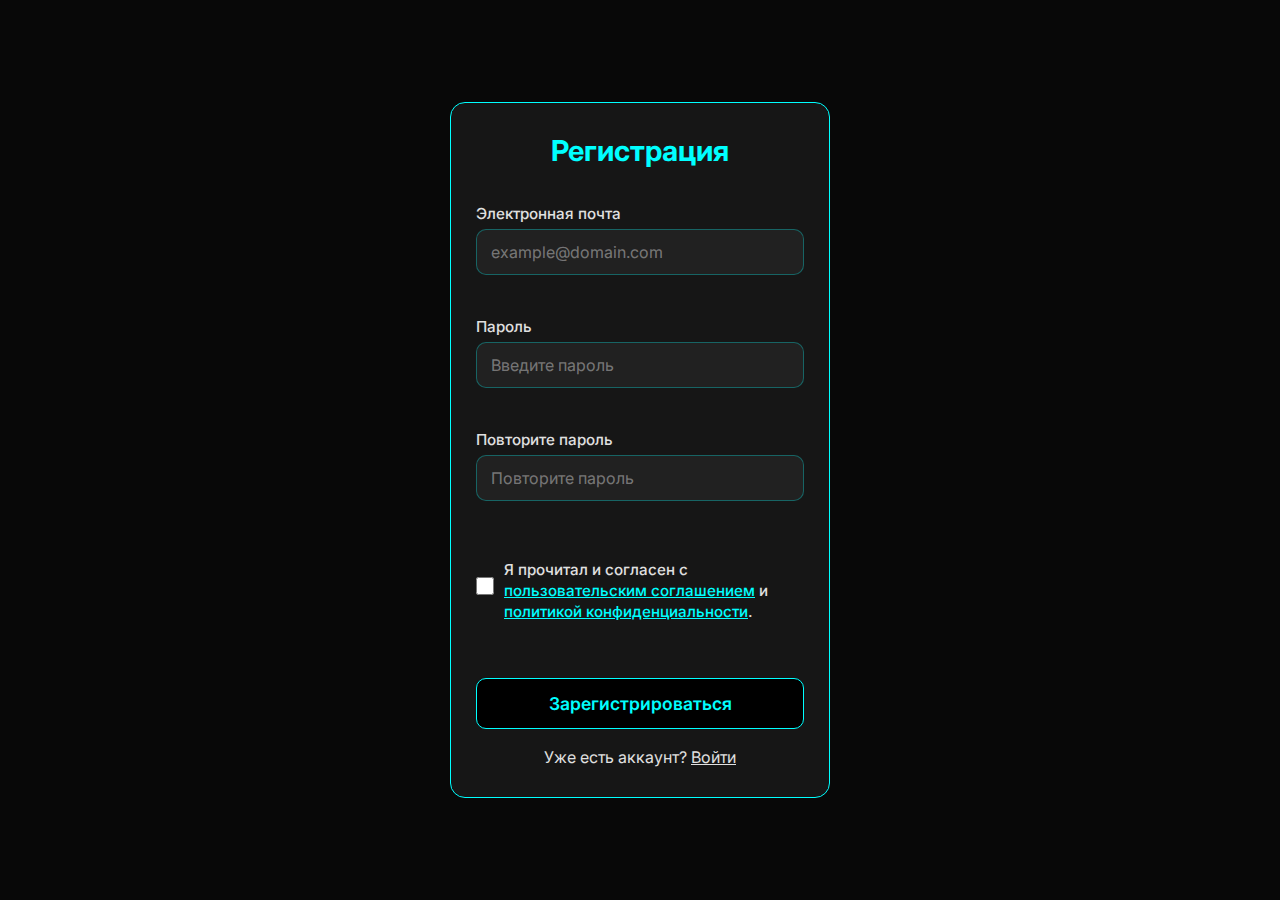
<file: Frontend/register.html>
<!DOCTYPE html>
<html lang="ru">
<head>
    <meta charset="UTF-8">
    <meta name="viewport" content="width=device-width, initial-scale=1.0">
    <title>Регистрация - SpectralVPN</title>
    <link rel="stylesheet" href="Styles/register.css">
    <link href="https://fonts.googleapis.com/css2?family=Inter:wght@400;500;600;700&display=swap" rel="stylesheet">
    <script src="JS/register.js"></script>
</head>
<body>
    <form id="registerForm" novalidate>
        <h1>Регистрация</h1>
        <label for="email">Электронная почта</label>
        <input type="email" id="email" class="input" placeholder="example@domain.com" required autocomplete="email">
        <div class="error" id="emailError"></div>
        <label for="password">Пароль</label>
        <input type="password" id="password" class="input" placeholder="Введите пароль">
        <div class="error" id="passwordError"></div>
        <label for="password_reply">Повторите пароль</label>
        <input type="password" id="password_reply" class="input" placeholder="Повторите пароль">
        <div class="error" id="passwordReplyError"></div>
        <div class="checkbox-container">
            <input type="checkbox" id="terms" class="checkbox" required>
            <label for="terms">Я прочитал и согласен с <a href="offer.html" target="_blank">пользовательским соглашением</a> и <a href="privacy.html" target="_blank">политикой конфиденциальности</a>.</label>
        </div>
        <div class="error" id="termsError"></div>
        <button type="submit">Зарегистрироваться</button>
        <p>Уже есть аккаунт? <a href="control-panel.html">Войти</a></p>
    </form>
</body>
</html>
</file>
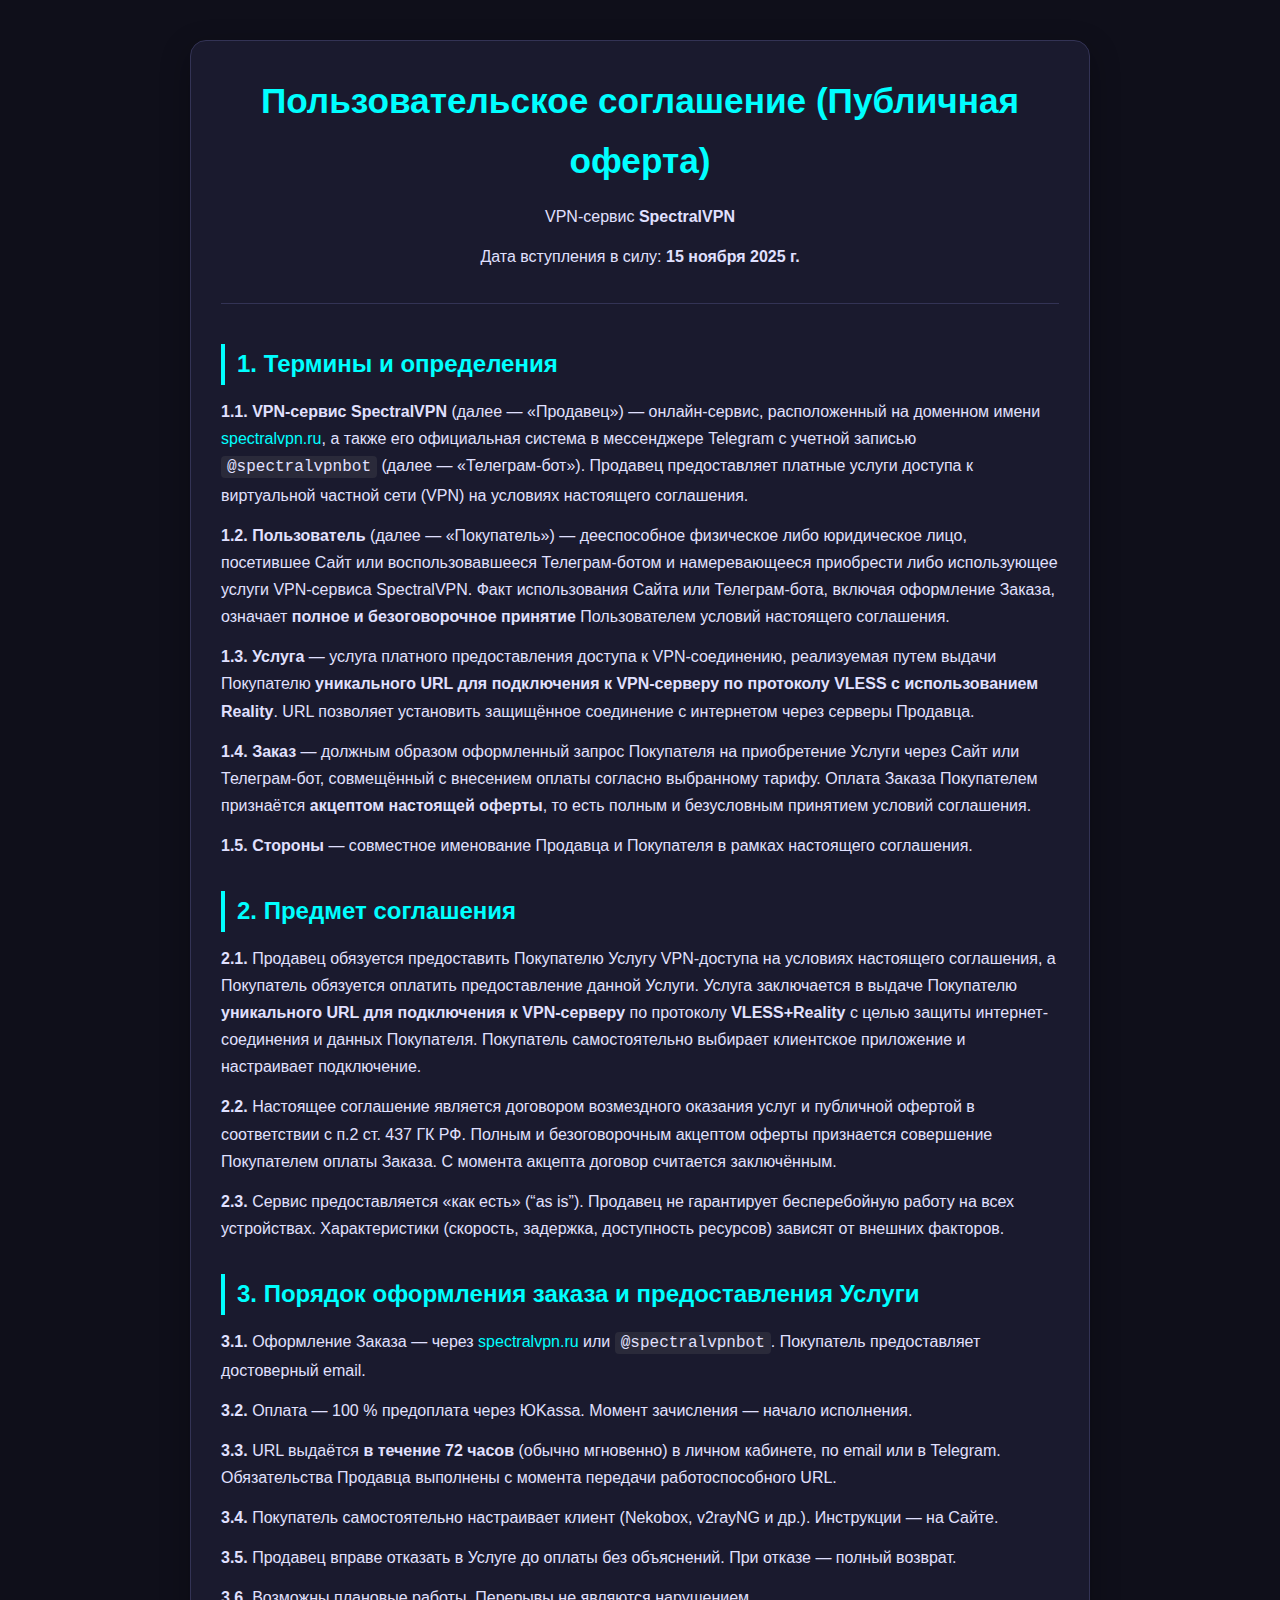
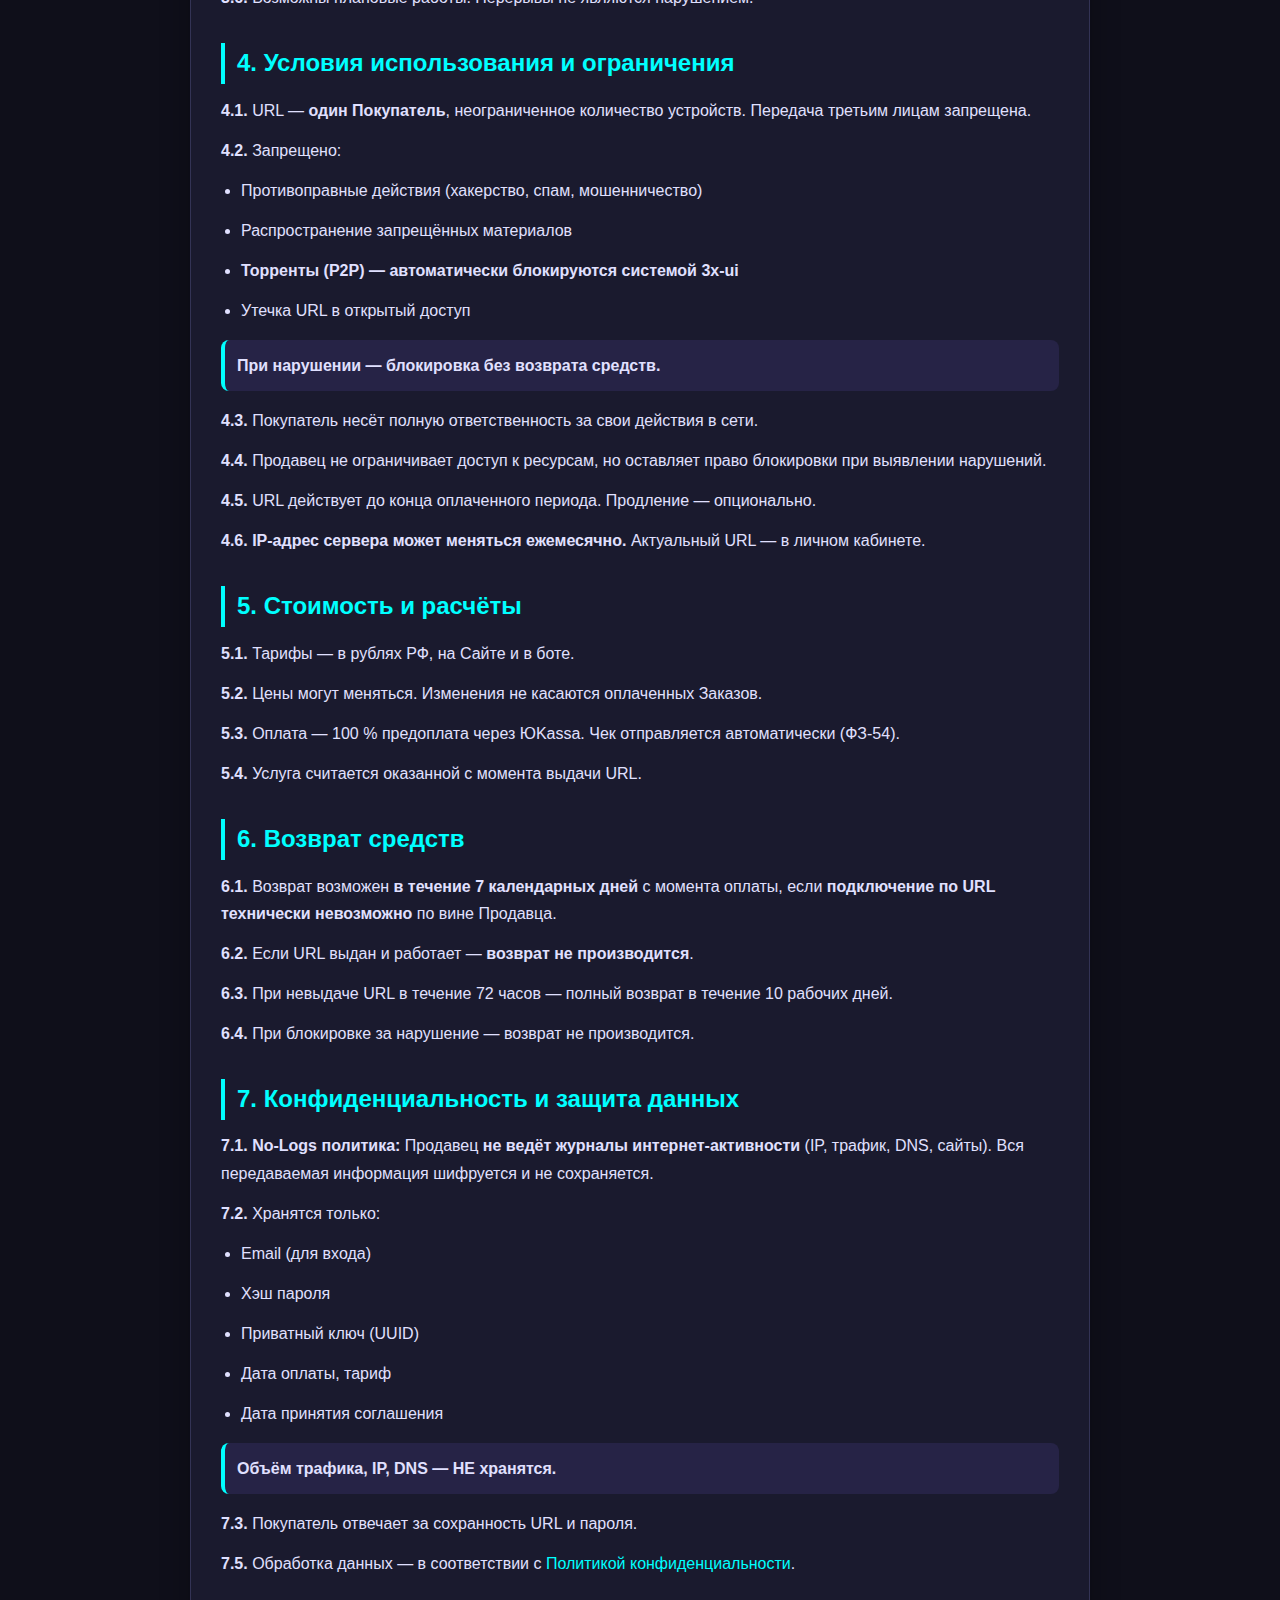
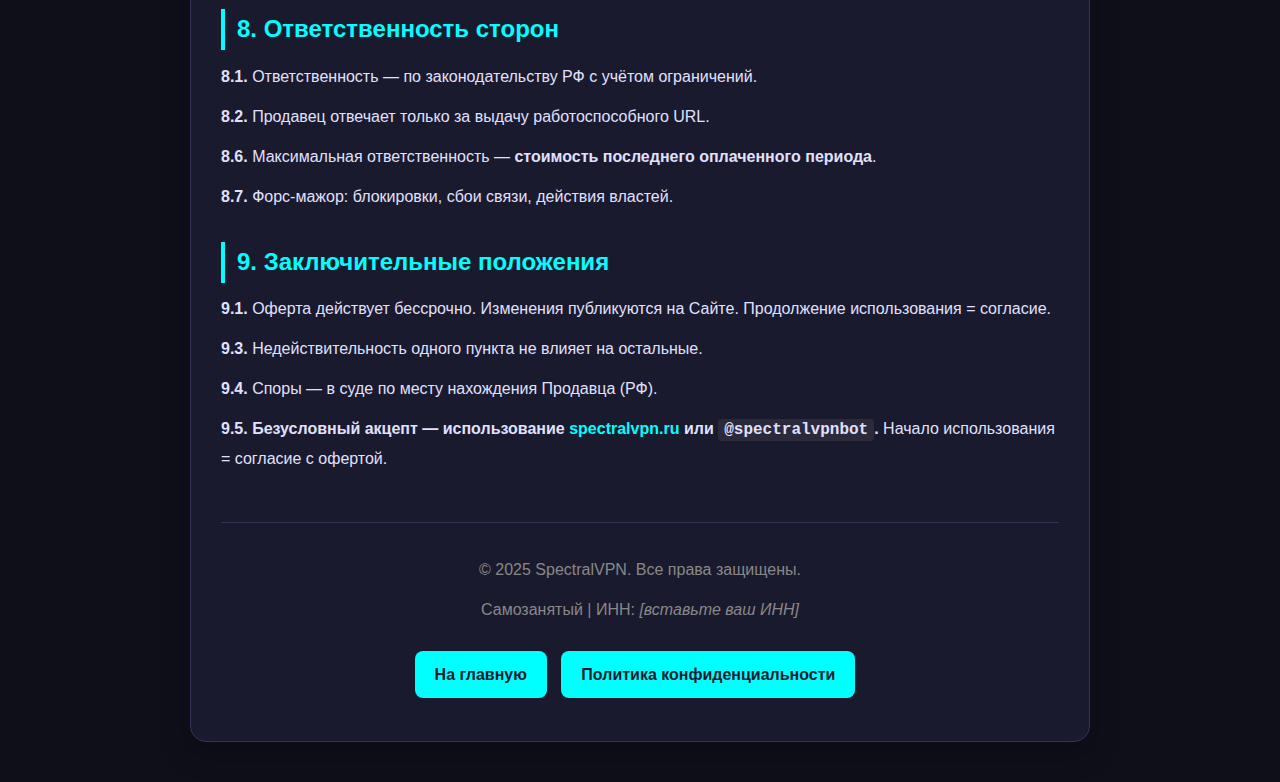
<file: Frontend/Pages/offer.html>
<!DOCTYPE html>
<html lang="ru">
<head>
    <meta charset="UTF-8">
    <meta name="viewport" content="width=device-width, initial-scale=1.0">
    <title>Пользовательское соглашение (Публичная оферта) — SpectralVPN</title>
    <link rel="stylesheet" href="../Styles/offer.css">
</head>
<body>
    <div class="container">
        <header>
            <h1>Пользовательское соглашение (Публичная оферта)</h1>
            <p>VPN-сервис <strong>SpectralVPN</strong></p>
            <p>Дата вступления в силу: <strong>15 ноября 2025 г.</strong></p>
        </header>

        <section>
            <h2>1. Термины и определения</h2>
            <p><strong>1.1.</strong> <strong>VPN-сервис SpectralVPN</strong> (далее — «Продавец») — онлайн-сервис, расположенный на доменном имени <a href="https://spectralvpn.ru">spectralvpn.ru</a>, а также его официальная система в мессенджере Telegram с учетной записью <code>@spectralvpnbot</code> (далее — «Телеграм-бот»). Продавец предоставляет платные услуги доступа к виртуальной частной сети (VPN) на условиях настоящего соглашения.</p>
            <p><strong>1.2.</strong> <strong>Пользователь</strong> (далее — «Покупатель») — дееспособное физическое либо юридическое лицо, посетившее Сайт или воспользовавшееся Телеграм-ботом и намеревающееся приобрести либо использующее услуги VPN-сервиса SpectralVPN. Факт использования Сайта или Телеграм-бота, включая оформление Заказа, означает <strong>полное и безоговорочное принятие</strong> Пользователем условий настоящего соглашения.</p>
            <p><strong>1.3.</strong> <strong>Услуга</strong> — услуга платного предоставления доступа к VPN-соединению, реализуемая путем выдачи Покупателю <strong>уникального URL для подключения к VPN-серверу по протоколу VLESS с использованием Reality</strong>. URL позволяет установить защищённое соединение с интернетом через серверы Продавца.</p>
            <p><strong>1.4.</strong> <strong>Заказ</strong> — должным образом оформленный запрос Покупателя на приобретение Услуги через Сайт или Телеграм-бот, совмещённый с внесением оплаты согласно выбранному тарифу. Оплата Заказа Покупателем признаётся <strong>акцептом настоящей оферты</strong>, то есть полным и безусловным принятием условий соглашения.</p>
            <p><strong>1.5.</strong> <strong>Стороны</strong> — совместное именование Продавца и Покупателя в рамках настоящего соглашения.</p>
        </section>

        <section>
            <h2>2. Предмет соглашения</h2>
            <p><strong>2.1.</strong> Продавец обязуется предоставить Покупателю Услугу VPN-доступа на условиях настоящего соглашения, а Покупатель обязуется оплатить предоставление данной Услуги. Услуга заключается в выдаче Покупателю <strong>уникального URL для подключения к VPN-серверу</strong> по протоколу <strong>VLESS+Reality</strong> с целью защиты интернет-соединения и данных Покупателя. Покупатель самостоятельно выбирает клиентское приложение и настраивает подключение.</p>
            <p><strong>2.2.</strong> Настоящее соглашение является договором возмездного оказания услуг и публичной офертой в соответствии с п.2 ст. 437 ГК РФ. Полным и безоговорочным акцептом оферты признается совершение Покупателем оплаты Заказа. С момента акцепта договор считается заключённым.</p>
            <p><strong>2.3.</strong> Сервис предоставляется «как есть» (“as is”). Продавец не гарантирует бесперебойную работу на всех устройствах. Характеристики (скорость, задержка, доступность ресурсов) зависят от внешних факторов.</p>
        </section>

        <section>
            <h2>3. Порядок оформления заказа и предоставления Услуги</h2>
            <p><strong>3.1.</strong> Оформление Заказа — через <a href="https://spectralvpn.ru">spectralvpn.ru</a> или <code>@spectralvpnbot</code>. Покупатель предоставляет достоверный email.</p>
            <p><strong>3.2.</strong> Оплата — 100 % предоплата через ЮKassa. Момент зачисления — начало исполнения.</p>
            <p><strong>3.3.</strong> URL выдаётся <strong>в течение 72 часов</strong> (обычно мгновенно) в личном кабинете, по email или в Telegram. Обязательства Продавца выполнены с момента передачи работоспособного URL.</p>
            <p><strong>3.4.</strong> Покупатель самостоятельно настраивает клиент (Nekobox, v2rayNG и др.). Инструкции — на Сайте.</p>
            <p><strong>3.5.</strong> Продавец вправе отказать в Услуге до оплаты без объяснений. При отказе — полный возврат.</p>
            <p><strong>3.6.</strong> Возможны плановые работы. Перерывы не являются нарушением.</p>
        </section>

        <section>
            <h2>4. Условия использования и ограничения</h2>
            <p><strong>4.1.</strong> URL — <strong>один Покупатель</strong>, неограниченное количество устройств. Передача третьим лицам запрещена.</p>
            <p><strong>4.2.</strong> Запрещено:</p>
            <ul>
                <li>Противоправные действия (хакерство, спам, мошенничество)</li>
                <li>Распространение запрещённых материалов</li>
                <li><strong>Торренты (P2P) — автоматически блокируются системой 3x-ui</strong></li>
                <li>Утечка URL в открытый доступ</li>
            </ul>
            <p class="highlight"><strong>При нарушении — блокировка без возврата средств.</strong></p>
            <p><strong>4.3.</strong> Покупатель несёт полную ответственность за свои действия в сети.</p>
            <p><strong>4.4.</strong> Продавец не ограничивает доступ к ресурсам, но оставляет право блокировки при выявлении нарушений.</p>
            <p><strong>4.5.</strong> URL действует до конца оплаченного периода. Продление — опционально.</p>
            <p><strong>4.6.</strong> <strong>IP-адрес сервера может меняться ежемесячно.</strong> Актуальный URL — в личном кабинете.</p>
        </section>

        <section>
            <h2>5. Стоимость и расчёты</h2>
            <p><strong>5.1.</strong> Тарифы — в рублях РФ, на Сайте и в боте.</p>
            <p><strong>5.2.</strong> Цены могут меняться. Изменения не касаются оплаченных Заказов.</p>
            <p><strong>5.3.</strong> Оплата — 100 % предоплата через ЮKassa. Чек отправляется автоматически (ФЗ-54).</p>
            <p><strong>5.4.</strong> Услуга считается оказанной с момента выдачи URL.</p>
        </section>

        <section>
            <h2>6. Возврат средств</h2>
            <p><strong>6.1.</strong> Возврат возможен <strong>в течение 7 календарных дней</strong> с момента оплаты, если <strong>подключение по URL технически невозможно</strong> по вине Продавца.</p>
            <p><strong>6.2.</strong> Если URL выдан и работает — <strong>возврат не производится</strong>.</p>
            <p><strong>6.3.</strong> При невыдаче URL в течение 72 часов — полный возврат в течение 10 рабочих дней.</p>
            <p><strong>6.4.</strong> При блокировке за нарушение — возврат не производится.</p>
        </section>

        <section>
            <h2>7. Конфиденциальность и защита данных</h2>
            <p><strong>7.1.</strong> <strong>No-Logs политика:</strong> Продавец <strong>не ведёт журналы интернет-активности</strong> (IP, трафик, DNS, сайты). Вся передаваемая информация шифруется и не сохраняется.</p>
            <p><strong>7.2.</strong> Хранятся только:</p>
            <ul>
                <li>Email (для входа)</li>
                <li>Хэш пароля</li>
                <li>Приватный ключ (UUID)</li>
                <li>Дата оплаты, тариф</li>
                <li>Дата принятия соглашения</li>
            </ul>
            <p class="highlight"><strong>Объём трафика, IP, DNS — НЕ хранятся.</strong></p>
            <p><strong>7.3.</strong> Покупатель отвечает за сохранность URL и пароля.</p>
            <p><strong>7.5.</strong> Обработка данных — в соответствии с <a href="/privacy.html">Политикой конфиденциальности</a>.</p>
        </section>

        <section>
            <h2>8. Ответственность сторон</h2>
            <p><strong>8.1.</strong> Ответственность — по законодательству РФ с учётом ограничений.</p>
            <p><strong>8.2.</strong> Продавец отвечает только за выдачу работоспособного URL.</p>
            <p><strong>8.6.</strong> Максимальная ответственность — <strong>стоимость последнего оплаченного периода</strong>.</p>
            <p><strong>8.7.</strong> Форс-мажор: блокировки, сбои связи, действия властей.</p>
        </section>

        <section>
            <h2>9. Заключительные положения</h2>
            <p><strong>9.1.</strong> Оферта действует бессрочно. Изменения публикуются на Сайте. Продолжение использования = согласие.</p>
            <p><strong>9.3.</strong> Недействительность одного пункта не влияет на остальные.</p>
            <p><strong>9.4.</strong> Споры — в суде по месту нахождения Продавца (РФ).</p>
            <p><strong>9.5.</strong> <strong>Безусловный акцепт — использование <a href="https://spectralvpn.ru">spectralvpn.ru</a> или <code>@spectralvpnbot</code>.</strong> Начало использования = согласие с офертой.</p>
        </section>

        <div class="footer">
            <p>© 2025 SpectralVPN. Все права защищены.</p>
            <p>Самозанятый | ИНН: <em>[вставьте ваш ИНН]</em></p>
            <p>
                <a href="index.html" class="btn">На главную</a>
                <a href="privacy.html" class="btn">Политика конфиденциальности</a>
            </p>
        </div>
    </div>
</body>
</html>
</file>
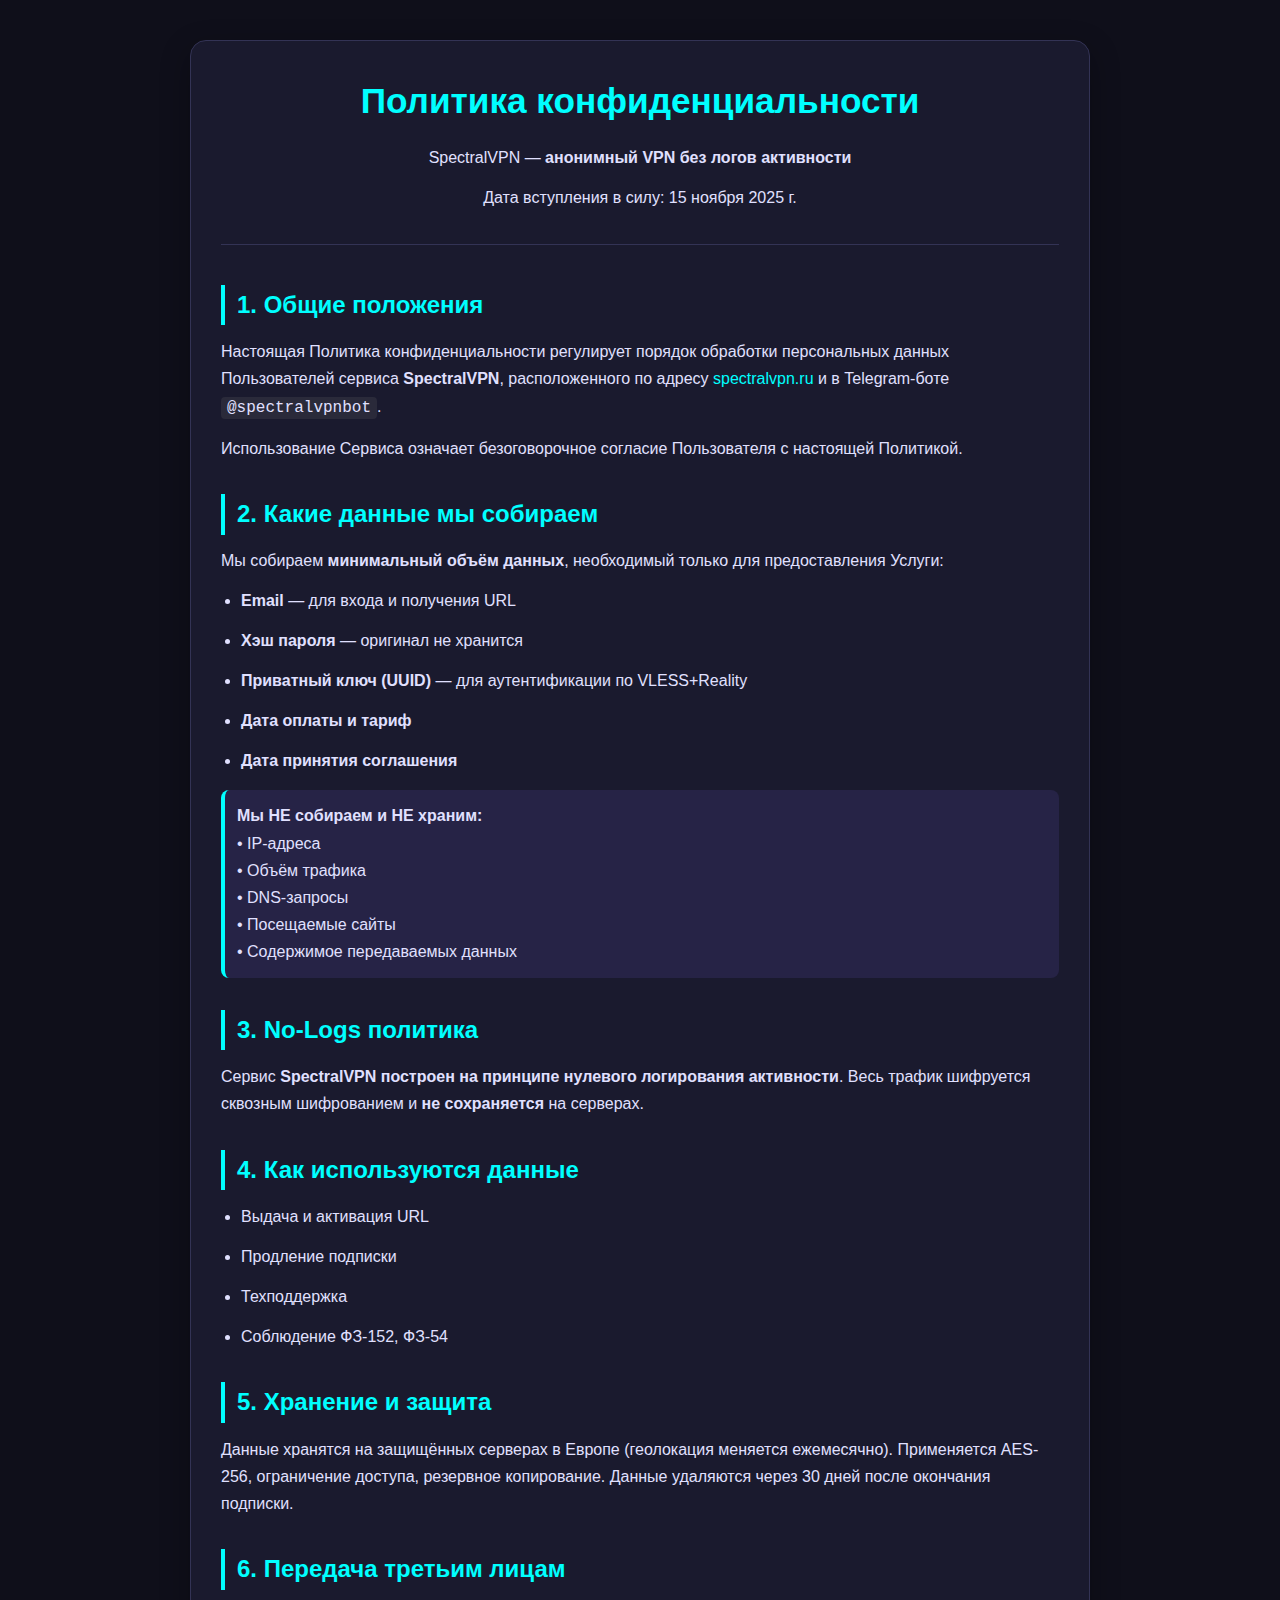
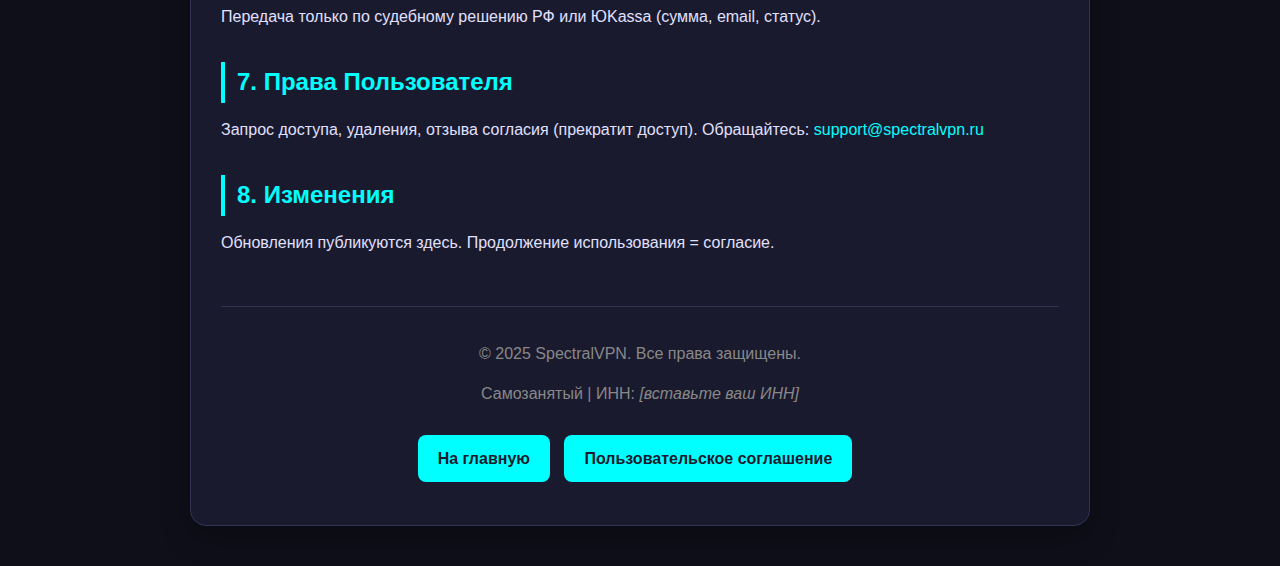
<file: Frontend/Pages/privacy.html>
<!DOCTYPE html>
<html lang="ru">
<head>
    <meta charset="UTF-8">
    <meta name="viewport" content="width=device-width, initial-scale=1.0">
    <title>Политика конфиденциальности — SpectralVPN</title>
    <link rel="stylesheet" href="../Styles/offer.css">
</head>
<body>
    <div class="container">
        <header>
            <h1>Политика конфиденциальности</h1>
            <p>SpectralVPN — <strong>анонимный VPN без логов активности</strong></p>
            <p>Дата вступления в силу: 15 ноября 2025 г.</p>
        </header>

        <section>
            <h2>1. Общие положения</h2>
            <p>Настоящая Политика конфиденциальности регулирует порядок обработки персональных данных Пользователей сервиса <strong>SpectralVPN</strong>, расположенного по адресу <a href="https://spectralvpn.ru">spectralvpn.ru</a> и в Telegram-боте <code>@spectralvpnbot</code>.</p>
            <p>Использование Сервиса означает безоговорочное согласие Пользователя с настоящей Политикой.</p>
        </section>

        <section>
            <h2>2. Какие данные мы собираем</h2>
            <p>Мы собираем <strong>минимальный объём данных</strong>, необходимый только для предоставления Услуги:</p>
            <ul>
                <li><strong>Email</strong> — для входа и получения URL</li>
                <li><strong>Хэш пароля</strong> — оригинал не хранится</li>
                <li><strong>Приватный ключ (UUID)</strong> — для аутентификации по VLESS+Reality</li>
                <li><strong>Дата оплаты и тариф</strong></li>
                <li><strong>Дата принятия соглашения</strong></li>
            </ul>
            <div class="highlight">
                <strong>Мы НЕ собираем и НЕ храним:</strong><br>
                • IP-адреса<br>• Объём трафика<br>• DNS-запросы<br>• Посещаемые сайты<br>• Содержимое передаваемых данных
            </div>
        </section>

        <section>
            <h2>3. No-Logs политика</h2>
            <p>Сервис <strong>SpectralVPN построен на принципе нулевого логирования активности</strong>. Весь трафик шифруется сквозным шифрованием и <strong>не сохраняется</strong> на серверах.</p>
        </section>

        <section>
            <h2>4. Как используются данные</h2>
            <ul>
                <li>Выдача и активация URL</li>
                <li>Продление подписки</li>
                <li>Техподдержка</li>
                <li>Соблюдение ФЗ-152, ФЗ-54</li>
            </ul>
        </section>

        <section>
            <h2>5. Хранение и защита</h2>
            <p>Данные хранятся на защищённых серверах в Европе (геолокация меняется ежемесячно). Применяется AES-256, ограничение доступа, резервное копирование. Данные удаляются через 30 дней после окончания подписки.</p>
        </section>

        <section>
            <h2>6. Передача третьим лицам</h2>
            <p>Передача только по судебному решению РФ или ЮKassa (сумма, email, статус).</p>
        </section>

        <section>
            <h2>7. Права Пользователя</h2>
            <p>Запрос доступа, удаления, отзыва согласия (прекратит доступ). Обращайтесь: <a href="mailto:support@spectralvpn.ru">support@spectralvpn.ru</a></p>
        </section>

        <section>
            <h2>8. Изменения</h2>
            <p>Обновления публикуются здесь. Продолжение использования = согласие.</p>
        </section>

        <div class="footer">
            <p>© 2025 SpectralVPN. Все права защищены.</p>
            <p>Самозанятый | ИНН: <em>[вставьте ваш ИНН]</em></p>
            <p>
                <a href="index.html" class="btn">На главную</a>
                <a href="offer.html" class="btn">Пользовательское соглашение</a>
            </p>
        </div>
    </div>
</body>
</html>
</file>
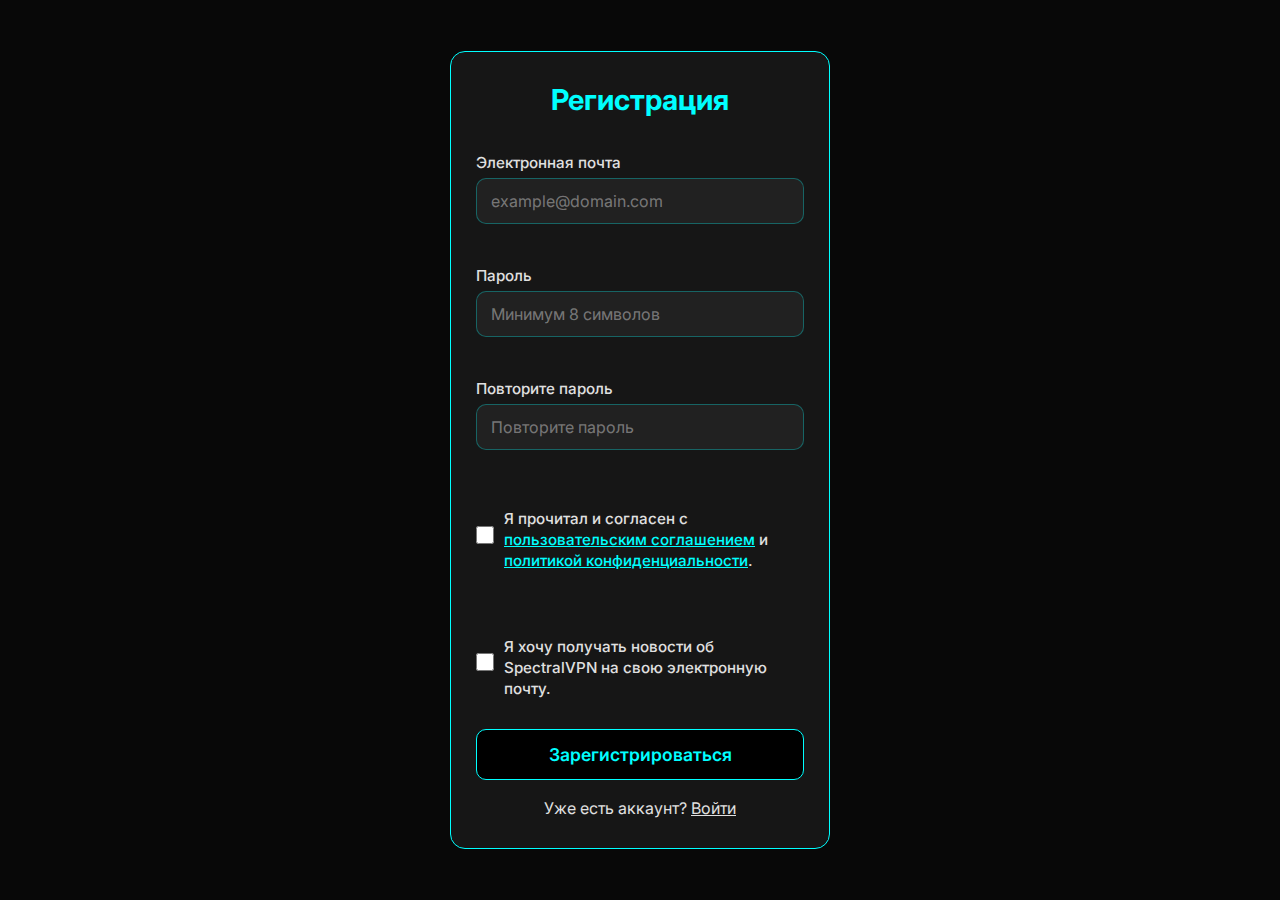
<file: Frontend/Pages/register.html>
<!DOCTYPE html>
<html lang="ru">
<head>
    <meta charset="UTF-8">
    <meta name="viewport" content="width=device-width, initial-scale=1.0">
    <title>Регистрация - SpectralVPN</title>
    <link rel="stylesheet" href="../Styles/register.css">
    <link href="https://fonts.googleapis.com/css2?family=Inter:wght@400;500;600;700&display=swap" rel="stylesheet">
</head>
<body>
    <form id="registerForm" novalidate>
        <h1>Регистрация</h1>
        <label for="email">Электронная почта</label>
        <input type="email" id="email" class="input" placeholder="example@domain.com" required autocomplete="email">
        <div class="error" id="emailError"></div>
        <label for="password">Пароль</label>
        <input type="password" id="password" class="input" placeholder="Минимум 8 символов" required minlength="8" autocomplete="new-password">
        <div class="error" id="passwordError"></div>
        <label for="password_reply">Повторите пароль</label>
        <input type="password" id="password_reply" class="input" placeholder="Повторите пароль" required autocomplete="new-password">
        <div class="error" id="passwordReplyError"></div>
        <div class="checkbox-container">
            <input type="checkbox" id="terms" class="checkbox" required>
            <label for="terms">Я прочитал и согласен с <a href="offer.html" target="_blank">пользовательским соглашением</a> и <a href="privacy.html" target="_blank">политикой конфиденциальности</a>.</label>
        </div>
        <div class="error" id="termsError"></div>
        <div class="checkbox-container">
            <input type="checkbox" id="newsletter" class="checkbox">
            <label for="newsletter">Я хочу получать новости об SpectralVPN на свою электронную почту.</label>
        </div>
        <button type="submit">Зарегистрироваться</button>
        <p>Уже есть аккаунт? <a href="control-panel.html">Войти</a></p>
    </form>
</body>
</html>
</file>
<file: style.css>
*{
    margin: 0;
    padding: 0;
    font-family: "Open Sans", sans-serif;
    font-weight: 100;
    text-decoration: none;
    color: black;
}

header{
    min-height: calc(100vh/8);
    display: flex;
    flex-direction: row;
    justify-content: space-between;
    align-items: center;
    flex-wrap: wrap;
    align-content: center;
}

nav{
    display: flex;
    flex-wrap: wrap;
    flex-direction: row;
    align-items: center;
    justify-content: space-around;
    font-size: 12pt;
    align-items: center;
    min-width: 300px;
    max-width: 50vw;
}

html{
    scroll-behavior: smooth;
}

#header_a{
    font-weight: 500;
    margin: 30px;
}

#main_txt{
    height: 100%;
    display: flex;
    justify-content: center;
    align-items: center;
    font-size: 20pt;
    font-weight: 100;
    margin: auto
}

#br{
    height: 1px;
    width: 98vw;
    background-color: black;
    margin: auto;
    border-radius: 35px;
}

#block_1{
    display: flex;
    flex-direction: column;
    align-items: center;
    justify-content: space-between;
    width: 99vw;
    text-align: center;
    margin: auto;
}

#block_1_text{
    min-width: 42vw;
    max-width: 300px;
    margin: 10px;
}

#block_1_button{
    background-color: rgb(54, 138, 221);
    border-radius: 35px;
    height: 6vh;
    display: flex;
    justify-content: center;
    align-items: center;
    margin: 20px;
}

#block_1_button_a{
    color: white;
    font-weight: 600;
    font-size: 12pt;
    margin: 20px;
}

#block_1_img{
    width: 95vw;
    border-radius: 35px;
    object-fit: cover;
    height: 70vh;
}

#block_1_div{
    display: flex;
    flex-direction: column;
    align-items: center;
    justify-content: space-around;
    min-height: 40vh;
}

#block_1_text_h1{
    font-size: calc(30pt*0.1vw);
    font-weight: 600;
    
}

#block_1_text_p{
    font-size: 13pt;
    font-weight: 400;
}

#block_2{
    display: flex;
    flex-direction: row;
    flex-wrap: wrap;
    align-items: center;
    justify-content: center;
    min-height: 90vh;
    margin: auto;
}

#block_2_img{
    border-radius: 15px;
    height: 40vh;
    max-width: 95vw;
}

#block_2_text{
    min-width: 20vw;
    max-width: 350px;
    margin: 5px;
}

#block_2_block_1{
    background-color: whitesmoke;
    height: 40vh;
    border-radius: 15px;
    position: relative;
    left: 1vw;
    top: 20px;
    display: flex;
    flex-direction: column;
    justify-content: center;
    align-items: center;
    min-width: 25vw;
    max-width: 95vw;
    margin-bottom: 2vh;
}

#block_2_line{
    height: 3px;
    background-color: cadetblue;
    width: 10%;
    position: relative;
    right: 30%;
    border-radius: 15px
}

#block_2_text_h1{
    font-weight: 600;
    font-size: 23pt;
    margin-bottom: 1.8vh;
}

#block_2_text_p{
    font-weight: 300;
    margin-top: 2vh;
}

#block_3{
    margin: auto;
    min-height: 105vh;
    width: 99vw;
    display: flex;
    flex-direction: column;
    justify-content: center;
    align-items: center;
    background-color: whitesmoke;
}

#block_3_text{
    display: flex;
    flex-direction: column;
    align-items: center;
    justify-content: center;
    min-height: 40%;
    margin: 2vh;
}

#block_3_img{
    height: 7vh;
}

#block_3_text_h1{
    font-size: 30pt;
    font-weight: 500;
    text-align: center;
}

#block_3_text_h3{
    font-size: 15pt;
    font-weight: 300;
    min-width: 30vw;
    max-width: 300px;
    line-height: 40px;
    margin-top: 2vh;
}

#block_3_info{
    display: flex;
    flex-direction: column;
    justify-content: space-between;
    height: 30%;
    margin: 2vh;
}

#block_3_info_element{
    display: flex;
    flex-direction: row;
    margin: 2vh;
}

#block_3_info_element_text{
    margin-left: 20px;
    display: flex;
    flex-direction: column;
    min-width: 30vw;
}

#block_3_info_element_text_h4{
    font-size: 15pt;
    font-weight: 400;
}

#block_3_info_element_text_p{
    margin-top: 8px;
}

#block_4{
    min-height: 100vh;
    display: flex;
    flex-direction: column;
}

#block_4_text{
    display: flex;
    flex-direction: column;
    align-items: center;
    height: 60vh;
    justify-content: center;
}

#block_4_text_h1{
    margin-bottom: 30px;
    font-size: 30pt;
    font-weight: 600;
    text-align: center;
    margin-top: 2vh;
}

#block_4_text_p{
    font-size: 16pt;
    max-width: 40vw;
    min-width: 350px;
    font-weight: 300;
    line-height: 30px;
    text-align: center;
}

#block_4_info{
    display: flex;
    flex-direction: row;
    flex-wrap: wrap;
    align-items: center;
    justify-content: space-around;
    width: 80vw;
    margin: auto;
    height: 30%;
}

#block_4_info_block{
    background-color: whitesmoke;
    border-radius: 15px;
    height: 30vh;
    width: 40vh;
    display: flex;
    flex-direction: column;
    align-items: center;
    margin: 3vh;
}

#block_4_info_block_num{
    display: flex;
    align-items: center;
    justify-content: center;
    border: black solid 2px;
    border-radius: 50px;
    width: 4vh;
    height: 4vh;
    font-size: 16pt;
}

#block_4_info_block_h2{
    font-size: 14pt;
    font-weight: 300;
    margin-left: 20px;
}

#block_4_info_block_1{
    display: flex;
    flex-direction: row;
    align-items: center;
    height: 20%;
}

#block_4_info_block_p{
    color: rgb(71, 71, 71);
    width: 70%;
    text-align: center;
    font-size: 11pt;
    font-weight: 300;
    margin: auto;
    margin-bottom: 20px;
}

#block_4_info_block_button{
    background-color: rgb(54, 138, 221);
    border-radius: 35px;
    min-height: 5vh;
    width: 25vh;
    display: flex;
    justify-content: center;
    align-items: center;
    margin-bottom: 20px;
}

#download_button{
    border: none;
    background: none;
    display: flex;
    align-items: center;
    justify-content: center;
}

#block_4_info_block_a{
    color: white;
    text-align: center;
    font-size: 11pt;
    font-weight: 400;
    width: 80%;
}

#block_5{
    min-height: 100vh;
    width: 99vw;
    margin: auto;
    background-color: whitesmoke;
    display: flex;
    flex-direction: column;
    align-items: center;
}

#block_5_h1{
    font-size: 28pt;
    font-weight: 500;
    margin-top: 12vh;
    margin-bottom: 10vh;
    text-align: center;
}

#block_5_content{
    max-width: 40vw;
    min-width: 390px;
    display: flex;
    flex-direction: column;
}

#block_5_line{
    height: 2px;
    background-color: rgb(139, 192, 196);
    border-radius: 35px;
    width: 102%;
    max-width: 99vw;
    position: relative;
    right: 1%;
}

#block_5_content_block{
    margin: 3vh;
    display: flex;
    flex-direction: column;
    justify-content: space-around;
}

#block_5_content_block_h2{
    text-indent: -2vh;
    margin: 2px;
    font-size: 18pt;
    font-weight: 400;
}

#block_5_content_block_p{
    font-size: 13pt;
    font-weight: 300;
    margin: 2px;
}

#block_5_content_block_a{
    text-decoration: underline;
}

#block_6{
    min-height: 80vh;
    width: 99vw;
    margin: auto;
    display: flex;
    flex-direction: column;
    align-items: center;
}

#block_6_text{
    display: flex;
    flex-direction: column;
    align-items: center;
    justify-content: center;
    height: 60vh;
}

#block_6_text_h1{
    margin-bottom: 2%;
    font-size: 36pt;
    font-weight: 500;
    text-align: center;
}

#block_6_text_p{
    min-width: 350px;
    max-width: 30vw;
    font-size: 15pt;
    text-align: center;
}

#block_6_content{
    display: flex;
    flex-direction: column;
    height: 40vh;
}

#block_6_content_block{
    display: flex;
    flex-direction: row;
    align-items: center;
    text-decoration: underline;
    margin-top: 3vh;
    font-size: 15pt;
    justify-content: center;
}

#block_6_content_block_img{
    margin-right: 1vh;
    height: 3vh;
}

footer{
    min-height: 10vh;
    display: flex;
    flex-wrap: wrap;
    flex-direction: row;
    justify-content: space-between;
    align-items: center;
    align-content: center;
}
</file>
<file: Frontend/Styles/index.css>
*{
    margin: 0;
    padding: 0;
}

body{
    background-color: black;
    color: white;
    font-family: 'Inter';
}

header{
    height: 5vh;
    width: 100%;
    display: flex;
    justify-content: space-between;
    align-items: center;
    border: 0;
    border-bottom: 1px;
    border-style: solid;
    border-color: rgb(41, 41, 41);
}

header h2{
    margin-left: 2vw;
}

h2 b{
    color: aqua;
}

header div button{
    height: 4vh;
    font-size: 14pt;
    border-width: 0;
    font-weight: 600;
    padding-left: 10px;
    padding-right: 10px;
    border-radius: 5px;
    cursor: pointer;
}

#register{
    background-color: black;
    color: white;
    border-color: aqua;
    border-width: 1px;
    margin-right: 10px;
    transition: 0.1s;
}

#register:hover{
    color: black;
    background-color: aqua;
}

#register:active{
    opacity: 0.7;
}

#login{
    background-color: aqua;
    margin-right: 2vw;
}

#login:hover{
    background-color: black;
    border-color: aqua;
    border-style: solid;
    border-width: 1px;
    color: white;
}

#login:active{
    opacity: 0.7;
}

#main{
    display: flex;
    flex-direction: column;
    align-items: center;
    min-height: 50vh;
}

#main h1{
    font-size: 25pt;
    text-align: center;
    margin-top: 10vh;
    line-height: 35pt;
}

#main h4{
    margin-top: 1vh;
    font-size: 13pt;
    font-weight: 500;
    max-width: 550px;
    text-align: center;
    color: lightgrey;
    line-height: 20pt;
}

#main h4 b{
    font-weight: 700;
}

#container{
    display: flex;
    margin-top: 5vh;
    flex-wrap: wrap;
    justify-content: center;
}

#container div{
    height: 4vh;
    width: 100px;
    background-color: rgba(10, 117, 136, 0.575);
    border-radius: 7px;
    border-width: 1px;
    border-color: aqua;
    border-style: solid;
    margin: 5px;
    color: aqua;
    display: flex;
    justify-content: center;
    align-items: center;
    font-size: 13pt;
    font-weight: 700;
    flex-wrap: wrap;
}

#main button{
    margin-top: 3vh;
    height: 5vh;
    padding-left: 20px;
    padding-right: 20px;
    background-color: aqua;
    border-radius: 7px;
    border-style: none;
    font-size: 14pt;
    font-weight: 700;
    cursor: pointer;
    transition: 0.1s;
    margin-bottom: 5vh;
}

#main button:hover{
    background-color: black;
    border-color: aqua;
    border-style: solid;
    border-width: 1px;
    color: white;
}

#main button:active{
    opacity: 0.7;
}

#info{
    background-color: rgb(7, 7, 7);
    display: flex;
    flex-wrap: wrap;
    justify-content: space-evenly;
    padding: 5vh;
    min-height: 30vh;
    align-items: center;
    border: 0;
    border-top: 1px;
    border-bottom: 1px;
    border-style: solid;
    border-color: rgb(27, 27, 27);
}

#info div{
    margin: 5vh;
    display: flex;
    flex-direction: column;
    align-items: center;
}

#info div h1{
    font-weight: 300;
    font-size: 25pt;
    color: lightgray;
}

#info div h3{
    font-size: 14pt;
    margin-top: 1vh;
}

#info div p{
    width: 250px;
    text-align: center;
    color: gray;
    margin-top: 1vh;
}

#final{
    display: flex;
    flex-direction: column;
    align-items: center;
    padding: 5vh;
}

#final h2{
    font-size: 25pt;
}

#final h3{
    font-weight: 300;
    color:gray;
    margin-top: 2vh;
    max-width: 500px;
    text-align: center;
    line-height: 17pt;
}

#final button{
    color: white;
    background-color: black;
    border-color: aqua;
    border-style: solid;
    border-radius: 7px;
    padding-left: 20px;
    padding-right: 20px;
    height: 5vh;
    font-size: 15pt;
    font-weight: 700;
    margin-top: 3vh;
    cursor: pointer;
    transition: 0.1s;
}

#final button:hover{
    color: black;
    background-color: aqua;
}

#final button:active{
    opacity: 0.7;
}

footer{
    height: 5vh;
    width: 100%;
    display: flex;
    align-items: center;
    justify-content: space-around;
    border: 0;
    border-top: 1px;
    border-style: solid;
    border-color: rgb(41, 41, 41);
}

footer a{
    color: darkgray;
}

footer a:active{
    color: rgb(109, 109, 109);
}

footer p{
    color: darkgray;
}

@media (width < 600px) {
    header {
        height: 10vh;
        padding: 0 15px;
        flex-wrap: wrap;
        width: 91vw;
    }

    header h2 {
        margin-left: 0;
        font-size: 18pt;
    }

    header div {
        display: flex;
        gap: 8px;
    }

    header div button {
        font-size: 12pt;
        height: 4.5vh;
        padding: 0 12px;
    }

    #register {
        margin-right: 0;
    }

    #login {
        margin-right: 0;
    }

    /* Main Section */
    #main h1 {
        font-size: 20pt;
        line-height: 28pt;
        margin-top: 8vh;
        padding: 0 20px;
    }

    #main h4 {
        font-size: 12pt;
        line-height: 18pt;
        padding: 0 20px;
        max-width: 90%;
    }

    #container {
        flex-wrap: wrap;
        justify-content: center;
        gap: 10px;
        margin-top: 4vh;
        padding: 0 20px;
    }

    #container div {
        width: 45%;
        min-width: 90px;
        height: 5.5vh;
        font-size: 11pt;
        margin: 0;
    }

    #main button {
        margin-top: 4vh;
        height: 6vh;
        font-size: 13pt;
        width: 80%;
        max-width: 300px;
    }

    /* Info Section */
    #info {
        flex-direction: column;
        padding: 4vh 0;
        gap: 3vh;
    }

    #info div {
        margin: 0;
        width: 80%;
        max-width: 300px;
    }

    #info div h1 {
        font-size: 22pt;
    }

    #info div h3 {
        font-size: 13pt;
    }

    #info div p {
        width: 100%;
        font-size: 12pt;
        line-height: 16pt;
    }

    /* Final Section */
    #final {
        padding: 6vh 20px;
    }

    #final h2 {
        font-size: 20pt;
        text-align: center;
    }

    #final h3 {
        width: 100%;
        font-size: 12pt;
        line-height: 18pt;
        margin-top: 2vh;
    }

    #final button {
        width: 80%;
        max-width: 300px;
        height: 6vh;
        font-size: 13pt;
        margin-top: 4vh;
    }

    /* Footer */
    footer {
        flex-direction: column;
        height: auto;
        padding: 15px 0;
        text-align: center;
        gap: 8px;
    }

    footer a, footer p {
        font-size: 11pt;
    }
}
</file>
<file: spectralvpn.ru/style.css>
@import url('https://fonts.googleapis.com/css?family=Poppins:400,500,600,700&display=swap');

*{
    margin: 0;
    padding: 0;
    font-family: "Open Sans", sans-serif;
    font-weight: 100;
    text-decoration: none;
    color: black;
}

body{
    background-color: #fff7f2;
}

header{
    min-height: calc(100vh/8);
    display: flex;
    flex-direction: row;
    justify-content: space-around;
    align-items: center;
}

nav{
    display: flex;
    flex-direction: row;
    align-items: center;
    justify-content: space-around;
    font-size: 12pt;
}

html{
    scroll-behavior: smooth;
}

.header_a{
    font-weight: 500;
    margin: 1vh;
}

#main_txt{
    max-width: 13vw;
    min-width: 20vh;
    height: 100%;
    display: flex;
    justify-content: center;
    align-items: center;
    font-size: 20pt;
    font-weight: 100;
    margin-left: 30vh;
    margin-right: 30vh;
    position: relative;
    left: 70px;
}

#br{
    height: 1px;
    width: 98vw;
    background-color: black;
    margin: auto;
    border-radius: 35px;
}

#block_1{
    display: flex;
    flex-direction: column;
    align-items: center;
    justify-content: space-between;
    width: 99vw;
    text-align: center;
    margin: auto;
}

#block_1_text{
    min-width: 42vw;
    max-width: 300px;
    margin: 10px;
}

#block_1_button{
    background-color: #F39037;
    border-radius: 35px;
    height: 6vh;
    display: flex;
    justify-content: center;
    align-items: center;
    margin: 20px;
}

#block_1_button_a{
    color: white;
    font-weight: 600;
    font-size: 12pt;
    margin: 20px;
}

#carousel{
    width: 80%;
    margin: auto;
    display: flex;
    justify-content: center;
    flex-wrap: wrap;
}

#card{
    width: 28vh;
    min-height: 36vh;
    margin-left: 5vh;
    margin-right: 5vh;
    background-color: #fde7d8;
    border-radius: 2vh;
    text-align: left;
    padding: 3vh;
}

#card > p{
    font-weight: 400;
    margin-bottom: 1vh;
}

#card_h2{
    font-size: 15pt;
    font-weight: 500;
    margin-bottom: 2vh;
    margin-top: 0.5vh;
    text-align: center;
}

#card > ul > li{
    position: relative;
    left: 2vh;
}

#card > ul > li::before{
    content: "• ";
    color: #707070;
}

#card > ul{
    list-style: none;
}

#li{
    margin-top: 5vh;
}

#li1{
    margin-top: 2.5vh;
}

#card > div{
    margin: auto;
    margin-top: 20%;
    text-indent: 0;
    width: 50%;
    background-color: #F39037;
    border-radius: 35px;
    height: 6vh;
    display: flex;
    justify-content: center;
    align-items: center;
    text-align: center;
}

#card > div > a{
    color: white;
    font-weight: 600;
}

#block_1_div{
    display: flex;
    flex-direction: column;
    align-items: center;
    justify-content: space-around;
    min-height: 40vh;
}

#block_1_text_h1{
    font-size: calc(30pt*0.1vw);
    font-weight: 600;
    
}

#block_1_text_p{
    font-size: 13pt;
    font-weight: 400;
}

#block_2{
    display: flex;
    flex-direction: row;
    flex-wrap: wrap;
    align-items: center;
    justify-content: center;
    min-height: 90vh;
    margin: auto;
}

#block_2_img{
    border-radius: 15px;
    height: 40vh;
    max-width: 95vw;
}

#block_2_text{
    min-width: 20vw;
    max-width: 350px;
    margin: 5px;
}

#block_2_block_1{
    background-color: #ffeadb;
    height: 40vh;
    border-radius: 15px;
    position: relative;
    left: 1vw;
    top: 20px;
    display: flex;
    flex-direction: column;
    justify-content: center;
    align-items: center;
    min-width: 25vw;
    max-width: 95vw;
    margin-bottom: 2vh;
}

#block_2_line{
    height: 3px;
    background-color: #F2B58B;
    width: 10%;
    position: relative;
    right: 30%;
    border-radius: 15px
}

#block_2_text_h1{
    font-weight: 600;
    font-size: 23pt;
    margin-bottom: 1.8vh;
}

#block_2_text_p{
    font-weight: 300;
    margin-top: 2vh;
}

#block_3{
    margin: auto;
    min-height: 105vh;
    width: 99vw;
    display: flex;
    flex-direction: column;
    justify-content: center;
    align-items: center;
    background-color: #fff6ee;
}

#block_3_text{
    display: flex;
    flex-direction: column;
    align-items: center;
    justify-content: center;
    min-height: 40%;
    margin: 2vh;
}

#block_3_img{
    height: 7vh;
}

#block_3_text_h1{
    font-size: 30pt;
    font-weight: 500;
    text-align: center;
}

#block_3_text_h3{
    font-size: 15pt;
    font-weight: 300;
    min-width: 30vw;
    max-width: 300px;
    line-height: 40px;
    margin-top: 2vh;
}

#block_3_info{
    display: flex;
    flex-direction: column;
    justify-content: space-between;
    height: 30%;
    margin: 2vh;
}

#block_3_info_element{
    display: flex;
    flex-direction: row;
    margin: 2vh;
}

#block_3_info_element_text{
    margin-left: 20px;
    display: flex;
    flex-direction: column;
    min-width: 30vw;
}

#block_3_info_element_text_h4{
    font-size: 15pt;
    font-weight: 400;
}

#block_3_info_element_text_p{
    margin-top: 8px;
}

#block_4{
    min-height: 100vh;
    display: flex;
    flex-direction: column;
}

#block_4_text{
    display: flex;
    flex-direction: column;
    align-items: center;
    height: 60vh;
    justify-content: center;
}

#block_4_text_h1{
    margin-bottom: 30px;
    font-size: 30pt;
    font-weight: 600;
    text-align: center;
    margin-top: 2vh;
}

#block_4_text_p{
    font-size: 16pt;
    max-width: 40vw;
    min-width: 350px;
    font-weight: 300;
    line-height: 30px;
    text-align: center;
}

#block_4_info{
    display: flex;
    align-items: center;
    justify-content: center;
    min-width: 80vw;
    margin: auto;
    height: 30%;
}

.wrapper{
  position: relative;
  max-width: 430px;
  width: 100%;
  background: #fff;
  padding: 34px;
  border-radius: 6px;
  box-shadow: 0 5px 10px rgba(0,0,0,0.2);
}

.wrapper h2{
  position: relative;
  font-size: 22px;
  font-weight: 600;
  color: #333;
}

.wrapper h2::before{
  content: '';
  position: absolute;
  left: 0;
  bottom: 0;
  height: 3px;
  width: 28px;
  border-radius: 12px;
  background: #f5b882;
}

.wrapper form{
  margin-top: 30px;
}

.wrapper form .input-box{
  height: 52px;
  margin: 18px 0;
}

form .input-box input{
  height: 100%;
  width: 90%;
  outline: none;
  padding: 0 15px;
  font-size: 17px;
  font-weight: 400;
  color: #333;
  border: 1.5px solid #C7BEBE;
  border-bottom-width: 2.5px;
  border-radius: 6px;
  transition: all 0.3s ease;
}

.input-box input:focus,
.input-box input:valid{
  border-color: #ffc490;
}

form .policy{
  display: flex;
  align-items: center;
}

form h3{
  color: #707070;
  font-size: 14px;
  font-weight: 500;
  margin-left: 10px;
}

.input-box.button input{
  color: #fff;
  letter-spacing: 1px;
  border: none;
  background: #ffb787;
  cursor: pointer;
}

.input-box.button input:hover{
  background: #ffb16d;
}

form .text h3{
 color: #333;
 width: 100%;
 text-align: center;
}
form .t
ext h3 a{
  color: #ffd8be;
  text-decoration: none;
}

form .text h3 a:hover{
  text-decoration: underline;
}

#block_4_info_a{
    text-decoration: underline;
    font-weight: 600;
}

#download_button{
    border: none;
    background: none;
    display: flex;
    align-items: center;
    justify-content: center;
    cursor: pointer;
}

#block_4_info_block_a{
    color: white;
    text-align: center;
    font-size: 11pt;
    font-weight: 400;
    width: 80%;
}

#block_5{
    min-height: 100vh;
    width: 99vw;
    margin: auto;
    background-color: #fff6ee;
    display: flex;
    flex-direction: column;
    align-items: center;
}

#block_5_h1{
    font-size: 28pt;
    font-weight: 500;
    margin-top: 12vh;
    margin-bottom: 10vh;
    text-align: center;
}

#block_5_content{
    max-width: 40vw;
    min-width: 390px;
    display: flex;
    flex-direction: column;
}

#block_5_line{
    height: 2px;
    background-color: #F2B58B;
    border-radius: 35px;
    width: 102%;
    max-width: 99vw;
    position: relative;
    right: 1%;
}

#block_5_content_block{
    margin: 3vh;
    display: flex;
    flex-direction: column;
    justify-content: space-around;
}

#block_5_content_block_h2{
    text-indent: -2vh;
    margin: 2px;
    font-size: 18pt;
    font-weight: 400;
}

#block_5_content_block_p{
    font-size: 13pt;
    font-weight: 300;
    margin: 2px;
}

#block_5_content_block_a{
    text-decoration: underline;
}

#block_6{
    min-height: 80vh;
    width: 99vw;
    margin: auto;
    display: flex;
    flex-direction: column;
    align-items: center;
}

#block_6_text{
    display: flex;
    flex-direction: column;
    align-items: center;
    justify-content: center;
    height: 60vh;
}

#block_6_text_h1{
    margin-bottom: 2%;
    font-size: 36pt;
    font-weight: 500;
    text-align: center;
}

#block_6_text_p{
    min-width: 350px;
    max-width: 30vw;
    font-size: 15pt;
    text-align: center;
}

#block_6_content{
    display: flex;
    flex-direction: column;
    height: 40vh;
}

#block_6_content_block{
    display: flex;
    flex-direction: row;
    align-items: center;
    text-decoration: underline;
    margin-top: 3vh;
    font-size: 15pt;
    justify-content: center;
}

#block_6_content_block_img{
    margin-right: 1vh;
    height: 3vh;
}

footer{
    min-height: calc(100vh/8);
    display: flex;
    flex-direction: row;
    justify-content: center;
    align-items: center;
}

#legal{
    font-size: 10pt;
    width: 35vw;
    margin-left: 5vw;
    margin-right: 5vw;
    text-align: center;
    position: relative;
    left: 60px;
}

@media (max-width: 768px) {
    *{
        font-weight: 400;
    }

    header{
        flex-wrap: wrap-reverse;
        justify-content: left;
    }

    #main_txt{
        left: -1vw;
        margin: auto;
    }
    
    footer{
        flex-wrap: wrap;
        justify-content: left;
    }

    .header_a{
        font-size: 0pt;
    }

    #mob{
        font-size: 11pt;
    }

    nav{
        justify-content: space-around;
        width: 100%;
    }

    #carousel{
        width: 100vw;
    }

    #card{
        width: 95vw;
        margin-bottom: 4vh;
        height: auto;
    }

    #card > div{
        width: 80%;
    }

    #li{
        margin-top: 2.5vh;
    }

    #block_2{
        min-height: 45vh;
    }

    #block_2_text_h1{
        text-align: center;
    }

    #block_2_line{
        width: 70%;
        right: 0;
    }

    #block_2_text_p{
        text-align: center;
        font-weight: 400;
    }

    #block_2_img{
        height: 0;
        width: 0;
    }

    #block_3_text_h3{
        text-align: center;
    }

    #block_4{
        min-height: 70vh;
    }

    #block_4_text{
        height: 30vh;
        margin-top: 5vh;
    }

    #block_4_text_h1{
        width: 90vw;
        font-size: 23pt;
    }

    #block_4_text_p{
        margin-bottom: 10vh;
    }

    .wrapper{
        width: 70%;
    }

    #block_5_h1{
        margin-bottom: 5vh;
    }

    #block_5_content{
        max-width: 95vw;
        min-width: 95vw;
    }

    #block_5_content_block_h2{
        text-indent: 0;
        text-align: center;
    }

    #block_5_content_block_p{
        text-align: center;
    }

    #block_6{
        min-height: 60vh;
    }

    #block_6_text{
        height: 30vh;
    }

    #block_6_text_h1{
        font-size: 35pt;
        width: 95vw;
    }
    
    #block_6_text_p{
        font-size: 15pt;
        min-width: 90vw;
        max-width: 90vw;
    }

    #block_6_content_block{
        font-size: 10pt;
    }

    #block_6_content{
        height: 20vh;
    }

    #legal{
        width: 95vw;
        left: 0;
    }
}
</file>
<file: Frontend/spectralvpn.ru/style.css>
@import url('https://fonts.cdnfonts.com/css/sf-pro-display');

*{
    margin: 0;
    padding: 0;
    font-family: 'SF Pro Display', sans-serif;
    font-weight: 100;
    text-decoration: none;
    color: black;
}

body{
    background-color: #fff7f2;
}

header{
    min-height: calc(100vh/8);
    display: flex;
    flex-direction: row;
    justify-content: space-around;
    align-items: center;
}

nav{
    display: flex;
    flex-direction: row;
    align-items: center;
    justify-content: space-around;
    font-size: 12pt;
}

html{
    scroll-behavior: smooth;
}

.header_a{
    font-weight: 500;
    margin: 1vh;
}

#main_txt{
    max-width: 13vw;
    min-width: 20vh;
    height: 100%;
    display: flex;
    justify-content: center;
    align-items: center;
    font-size: 20pt;
    font-weight: 100;
    margin-left: 30vh;
    margin-right: 30vh;
    position: relative;
    left: 70px;
}

#br{
    height: 1px;
    width: 98vw;
    background-color: black;
    margin: auto;
    border-radius: 35px;
}

#block_1{
    display: flex;
    flex-direction: column;
    align-items: center;
    justify-content: space-between;
    width: 99vw;
    text-align: center;
    margin: auto;
}

#block_1_text{
    min-width: 42vw;
    max-width: 300px;
    margin: 10px;
}

#block_1_button{
    background-color: #F39037;
    border-radius: 35px;
    height: 6vh;
    display: flex;
    justify-content: center;
    align-items: center;
    margin: 20px;
}

#block_1_button_a{
    color: white;
    font-weight: 600;
    font-size: 12pt;
    margin: 20px;
}

#carousel{
    width: 80%;
    margin: auto;
    display: flex;
    justify-content: center;
    flex-wrap: wrap;
}

#card{
    width: 28vh;
    min-height: 36vh;
    margin-left: 5vh;
    margin-right: 5vh;
    background-color: #fde7d8;
    border-radius: 2vh;
    text-align: left;
    padding: 3vh;
}

#card > p{
    font-weight: 400;
    margin-bottom: 1vh;
}

#card_h2{
    font-size: 15pt;
    font-weight: 500;
    margin-bottom: 2vh;
    margin-top: 0.5vh;
    text-align: center;
}

#card > ul > li{
    position: relative;
    left: 2vh;
}

#card > ul > li::before{
    content: "• ";
    color: #707070;
}

#card > ul{
    list-style: none;
}

#li{
    margin-top: 5vh;
}

#li1{
    margin-top: 2.5vh;
}

#card > div{
    margin: auto;
    margin-top: 20%;
    text-indent: 0;
    width: 50%;
    background-color: #F39037;
    border-radius: 35px;
    height: 6vh;
    display: flex;
    justify-content: center;
    align-items: center;
    text-align: center;
}

#card > div > a{
    color: white;
    font-weight: 600;
}

#block_1_div{
    display: flex;
    flex-direction: column;
    align-items: center;
    justify-content: space-around;
    min-height: 40vh;
}

#block_1_text_h1{
    font-size: calc(30pt*0.1vw);
    font-weight: 600;
    
}

#block_1_text_p{
    font-size: 13pt;
    font-weight: 400;
}

#block_2{
    display: flex;
    flex-direction: row;
    flex-wrap: wrap;
    align-items: center;
    justify-content: center;
    min-height: 90vh;
    margin: auto;
}

#block_2_img{
    border-radius: 15px;
    height: 40vh;
    max-width: 95vw;
}

#block_2_text{
    min-width: 20vw;
    max-width: 350px;
    margin: 5px;
}

#block_2_block_1{
    background-color: #ffeadb;
    height: 40vh;
    border-radius: 15px;
    position: relative;
    left: 1vw;
    top: 20px;
    display: flex;
    flex-direction: column;
    justify-content: center;
    align-items: center;
    min-width: 25vw;
    max-width: 95vw;
    margin-bottom: 2vh;
}

#block_2_line{
    height: 3px;
    background-color: #F2B58B;
    width: 10%;
    position: relative;
    right: 30%;
    border-radius: 15px
}

#block_2_text_h1{
    font-weight: 600;
    font-size: 23pt;
    margin-bottom: 1.8vh;
}

#block_2_text_p{
    font-weight: 300;
    margin-top: 2vh;
}

#block_3{
    margin: auto;
    min-height: 105vh;
    width: 99vw;
    display: flex;
    flex-direction: column;
    justify-content: center;
    align-items: center;
    background-color: #fff6ee;
}

#block_3_text{
    display: flex;
    flex-direction: column;
    align-items: center;
    justify-content: center;
    min-height: 40%;
    margin: 2vh;
}

#block_3_img{
    height: 7vh;
}

#block_3_text_h1{
    font-size: 30pt;
    font-weight: 500;
    text-align: center;
}

#block_3_text_h3{
    font-size: 15pt;
    font-weight: 300;
    min-width: 30vw;
    max-width: 300px;
    line-height: 40px;
    margin-top: 2vh;
}

#block_3_info{
    display: flex;
    flex-direction: column;
    justify-content: space-between;
    height: 30%;
    margin: 2vh;
}

#block_3_info_element{
    display: flex;
    flex-direction: row;
    margin: 2vh;
}

#block_3_info_element_text{
    margin-left: 20px;
    display: flex;
    flex-direction: column;
    min-width: 30vw;
}

#block_3_info_element_text_h4{
    font-size: 15pt;
    font-weight: 400;
}

#block_3_info_element_text_p{
    margin-top: 8px;
}

#block_4{
    min-height: 100vh;
    display: flex;
    flex-direction: column;
}

#block_4_text{
    display: flex;
    flex-direction: column;
    align-items: center;
    height: 60vh;
    justify-content: center;
}

#block_4_text_h1{
    margin-bottom: 30px;
    font-size: 30pt;
    font-weight: 600;
    text-align: center;
    margin-top: 2vh;
}

#block_4_text_p{
    font-size: 16pt;
    max-width: 40vw;
    min-width: 350px;
    font-weight: 300;
    line-height: 30px;
    text-align: center;
}

#block_4_info{
    display: flex;
    align-items: center;
    justify-content: center;
    min-width: 80vw;
    margin: auto;
    height: 30%;
}

.wrapper{
  position: relative;
  max-width: 430px;
  width: 100%;
  background: #fff;
  padding: 34px;
  border-radius: 6px;
  box-shadow: 0 5px 10px rgba(0,0,0,0.2);
}

.wrapper h2{
  position: relative;
  font-size: 22px;
  font-weight: 600;
  color: #333;
}

.wrapper h2::before{
  content: '';
  position: absolute;
  left: 0;
  bottom: 0;
  height: 3px;
  width: 28px;
  border-radius: 12px;
  background: #f5b882;
}

.wrapper form{
  margin-top: 30px;
}

.wrapper form .input-box{
  height: 52px;
  margin: 18px 0;
}

form .input-box input{
  height: 100%;
  width: 90%;
  outline: none;
  padding: 0 15px;
  font-size: 17px;
  font-weight: 400;
  color: #333;
  border: 1.5px solid #C7BEBE;
  border-bottom-width: 2.5px;
  border-radius: 6px;
  transition: all 0.3s ease;
}

.input-box input:focus,
.input-box input:valid{
  border-color: #ffc490;
}

form .policy{
  display: flex;
  align-items: center;
}

form h3{
  color: #707070;
  font-size: 14px;
  font-weight: 500;
  margin-left: 10px;
}

.input-box.button input{
  color: #fff;
  letter-spacing: 1px;
  border: none;
  background: #ffb787;
  cursor: pointer;
}

.input-box.button input:hover{
  background: #ffb16d;
}

form .text h3{
 color: #333;
 width: 100%;
 text-align: center;
}
form .t
ext h3 a{
  color: #ffd8be;
  text-decoration: none;
}

form .text h3 a:hover{
  text-decoration: underline;
}

#block_4_info_a{
    text-decoration: underline;
    font-weight: 600;
}

#download_button{
    border: none;
    background: none;
    display: flex;
    align-items: center;
    justify-content: center;
    cursor: pointer;
}

#block_4_info_block_a{
    color: white;
    text-align: center;
    font-size: 11pt;
    font-weight: 400;
    width: 80%;
}

#block_5{
    min-height: 100vh;
    width: 99vw;
    margin: auto;
    background-color: #fff6ee;
    display: flex;
    flex-direction: column;
    align-items: center;
}

#block_5_h1{
    font-size: 28pt;
    font-weight: 500;
    margin-top: 12vh;
    margin-bottom: 10vh;
    text-align: center;
}

#block_5_content{
    max-width: 40vw;
    min-width: 390px;
    display: flex;
    flex-direction: column;
}

#block_5_line{
    height: 2px;
    background-color: #F2B58B;
    border-radius: 35px;
    width: 102%;
    max-width: 99vw;
    position: relative;
    right: 1%;
}

#block_5_content_block{
    margin: 3vh;
    display: flex;
    flex-direction: column;
    justify-content: space-around;
}

#block_5_content_block_h2{
    text-indent: -2vh;
    margin: 2px;
    font-size: 18pt;
    font-weight: 400;
}

#block_5_content_block_p{
    font-size: 13pt;
    font-weight: 300;
    margin: 2px;
}

#block_5_content_block_a{
    text-decoration: underline;
}

#block_6{
    min-height: 80vh;
    width: 99vw;
    margin: auto;
    display: flex;
    flex-direction: column;
    align-items: center;
}

#block_6_text{
    display: flex;
    flex-direction: column;
    align-items: center;
    justify-content: center;
    height: 60vh;
}

#block_6_text_h1{
    margin-bottom: 2%;
    font-size: 36pt;
    font-weight: 500;
    text-align: center;
}

#block_6_text_p{
    min-width: 350px;
    max-width: 30vw;
    font-size: 15pt;
    text-align: center;
}

#block_6_content{
    display: flex;
    flex-direction: column;
    height: 40vh;
}

#block_6_content_block{
    display: flex;
    flex-direction: row;
    align-items: center;
    text-decoration: underline;
    margin-top: 3vh;
    font-size: 15pt;
    justify-content: center;
}

#block_6_content_block_img{
    margin-right: 1vh;
    height: 3vh;
}

footer{
    min-height: calc(100vh/8);
    display: flex;
    flex-direction: row;
    justify-content: center;
    align-items: center;
}

#legal{
    font-size: 10pt;
    width: 35vw;
    margin-left: 5vw;
    margin-right: 5vw;
    text-align: center;
    position: relative;
    left: 60px;
}

@media (max-width: 768px) {
    *{
        font-weight: 400;
    }

    header{
        flex-wrap: wrap-reverse;
        justify-content: left;
    }

    #main_txt{
        left: -1vw;
        margin: auto;
    }
    
    footer{
        flex-wrap: wrap;
        justify-content: left;
    }

    .header_a{
        font-size: 0pt;
    }

    #mob{
        font-size: 11pt;
    }

    nav{
        justify-content: space-around;
        width: 100%;
    }

    #carousel{
        width: 100vw;
    }

    #card{
        width: 95vw;
        margin-bottom: 4vh;
        height: auto;
    }

    #card > div{
        width: 80%;
    }

    #li{
        margin-top: 2.5vh;
    }

    #block_2{
        min-height: 45vh;
    }

    #block_2_text_h1{
        text-align: center;
    }

    #block_2_line{
        width: 70%;
        right: 0;
    }

    #block_2_text_p{
        text-align: center;
        font-weight: 400;
    }

    #block_2_img{
        height: 0;
        width: 0;
    }

    #block_3_text_h3{
        text-align: center;
    }

    #block_4{
        min-height: 70vh;
    }

    #block_4_text{
        height: 30vh;
        margin-top: 5vh;
    }

    #block_4_text_h1{
        width: 90vw;
        font-size: 23pt;
    }

    #block_4_text_p{
        margin-bottom: 10vh;
    }

    .wrapper{
        width: 70%;
    }

    #block_5_h1{
        margin-bottom: 5vh;
    }

    #block_5_content{
        max-width: 95vw;
        min-width: 95vw;
    }

    #block_5_content_block_h2{
        text-indent: 0;
        text-align: center;
    }

    #block_5_content_block_p{
        text-align: center;
    }

    #block_6{
        min-height: 60vh;
    }

    #block_6_text{
        height: 30vh;
    }

    #block_6_text_h1{
        font-size: 35pt;
        width: 95vw;
    }
    
    #block_6_text_p{
        font-size: 15pt;
        min-width: 90vw;
        max-width: 90vw;
    }

    #block_6_content_block{
        font-size: 10pt;
    }

    #block_6_content{
        height: 20vh;
    }

    #legal{
        width: 95vw;
        left: 0;
    }
}
</file>
<file: Frontend/Styles/control-panel.css>
*{
    margin: 0;
    padding: 0;
}
</file>
<file: Frontend/Styles/offer.css>
:root{
    --bg: #0f0f1a;
    --text: #e0e0ff;
    --accent: cyan;
    --card: #1a1a2e;
    --border: #333355;
}

*{
    box-sizing: border-box; margin:0; padding:0;
}

body{
    font-family: 'Segoe UI', Tahoma, Geneva, Verdana, sans-serif;
    background: var(--bg);
    color: var(--text);
    line-height: 1.7;
}

.container{
    max-width: 900px;
    margin: 40px auto;
    padding: 30px;
    background: var(--card);
    border-radius: 16px;
    box-shadow: 0 10px 30px rgba(0,0,0,0.3);
    border: 1px solid var(--border);
}

header{
    text-align: center;
    margin-bottom: 40px;
    padding-bottom: 20px;
    border-bottom: 1px solid var(--border);
}

h1{
    font-size: 2.2rem; color: var(--accent); margin:0;
}

h2{
    font-size: 1.5rem; color: var(--accent); margin-top: 2rem; border-left: 4px solid var(--accent); padding-left: 12px;
}

h3{
    font-size: 1.2rem; color: #c0c0ff; margin-top: 1.5rem;
}

p, li{
    font-size: 1rem; margin: 0.8rem 0;
}

ul, ol{
    padding-left: 20px;
}

code{
    background: #2a2a3a;
    padding: 2px 6px;
    border-radius: 4px;
    font-family: 'Courier New', monospace;
}

.highlight{
    background: rgba(110, 86, 207, 0.15);
    padding: 12px;
    border-radius: 8px;
    border-left: 4px solid var(--accent);
    margin: 1rem 0;
}

.footer{
    margin-top: 50px;
    text-align: center;
    font-size: 0.9rem;
    color: #888;
    padding-top: 20px;
    border-top: 1px solid var(--border);
}

.btn{
    display: inline-block;
    margin: 15px 10px 0 0;
    padding: 10px 20px;
    background: var(--accent);
    color: var(--card);
    text-decoration: none;
    border-radius: 8px;
    font-weight: 600;
    transition: 0.3s;
}

.btn:hover{
    background: #5a45b0; transform: translateY(-2px);
}

a{
    color: var(--accent); text-decoration: none;
}

a:hover{
    text-decoration: underline;
}

@media (max-width: 768px) {
    .container { margin: 20px; padding: 20px; }
    h1 { font-size: 1.8rem; }
}
</file>
<file: Frontend/Styles/register.css>
:root{
    --accent: cyan;
    --bg-dark: rgb(8, 8, 8);
    --card-bg: rgb(22, 22, 22);
    --text: #e0e0e0;
    --border: var(--accent);
}

*{
    margin: 0;
    padding: 0;
    box-sizing: border-box;
    font-family: 'Inter', sans-serif;
    color: var(--text);
}

body{
    background-color: var(--bg-dark);
    display: flex;
    justify-content: center;
    align-items: center;
    min-height: 100vh;
    padding: 20px;
}

form{
    display: flex;
    flex-direction: column;
    background-color: var(--card-bg);
    border: 1px solid var(--border);
    border-radius: 15px;
    padding: 30px 25px;
    width: 100%;
    max-width: 380px;
}

h1{
    text-align: center;
    margin-bottom: 20px;
    color: var(--accent);
    font-weight: 700;
    font-size: 1.8rem;
}

label{
    margin-top: 16px;
    margin-bottom: 6px;
    font-size: 0.95rem;
    font-weight: 500;
    display: block;
}

.input{
    padding: 12px 14px;
    background-color: rgba(255, 255, 255, 0.05);
    border: 1px solid rgba(0, 255, 255, 0.3);
    border-radius: 10px;
    color: white;
    font-size: 1rem;
    outline: none;
}

.input:focus{
    border-color: var(--accent);
}

.input::placeholder{
    color: rgba(255, 255, 255, 0.4);
}

.checkbox-container{
    display: flex;
    align-items: center;
    gap: 10px;
    margin-top: 16px;
    font-size: 0.9rem;
    line-height: 1.4;
}

.checkbox-container input[type="checkbox"]{
    accent-color: var(--accent);
    width: 18px;
    height: 18px;
    margin: 0;
    flex-shrink: 0;
}

.checkbox-container a{
    color: var(--accent);
    text-decoration: underline;
}

button{
    margin-top: 24px;
    padding: 14px;
    background-color: black;
    color: var(--accent);
    border: 1px solid var(--accent);
    border-radius: 10px;
    font-weight: 600;
    font-size: 1.1rem;
    cursor: pointer;
    transition: all 0.3s ease;
}

button:hover{
    background-color: var(--accent);
    color: black;
    transform: translateY(-1px);
    box-shadow: 0 4px 12px rgba(0, 255, 255, 0.3);
}

button:active{
    transform: translateY(0);
    box-shadow: 0 2px 6px rgba(0, 255, 255, 0.2);
}

p{
    text-align: center;
    margin-top: 2vh;
}

.error{
    color: #ff6b6b;
    font-size: 0.85rem;
    margin-top: 6px;
    min-height: 20px;
    opacity: 0;
    transition: opacity 0.2s ease;
}

.error.active{
    opacity: 1;
}

.input.invalid,
.checkbox.invalid{
    border-color: #ff6b6b !important;
    box-shadow: 0 0 8px rgba(255, 107, 107, 0.3);
}

button:disabled{
    opacity: 0.7;
    cursor: not-allowed;
    transform: none !important;
}

@media (max-width: 480px){
    form{
        padding: 25px 20px;
    }

    h1{
        font-size: 1.6rem;
    }
}
</file>
